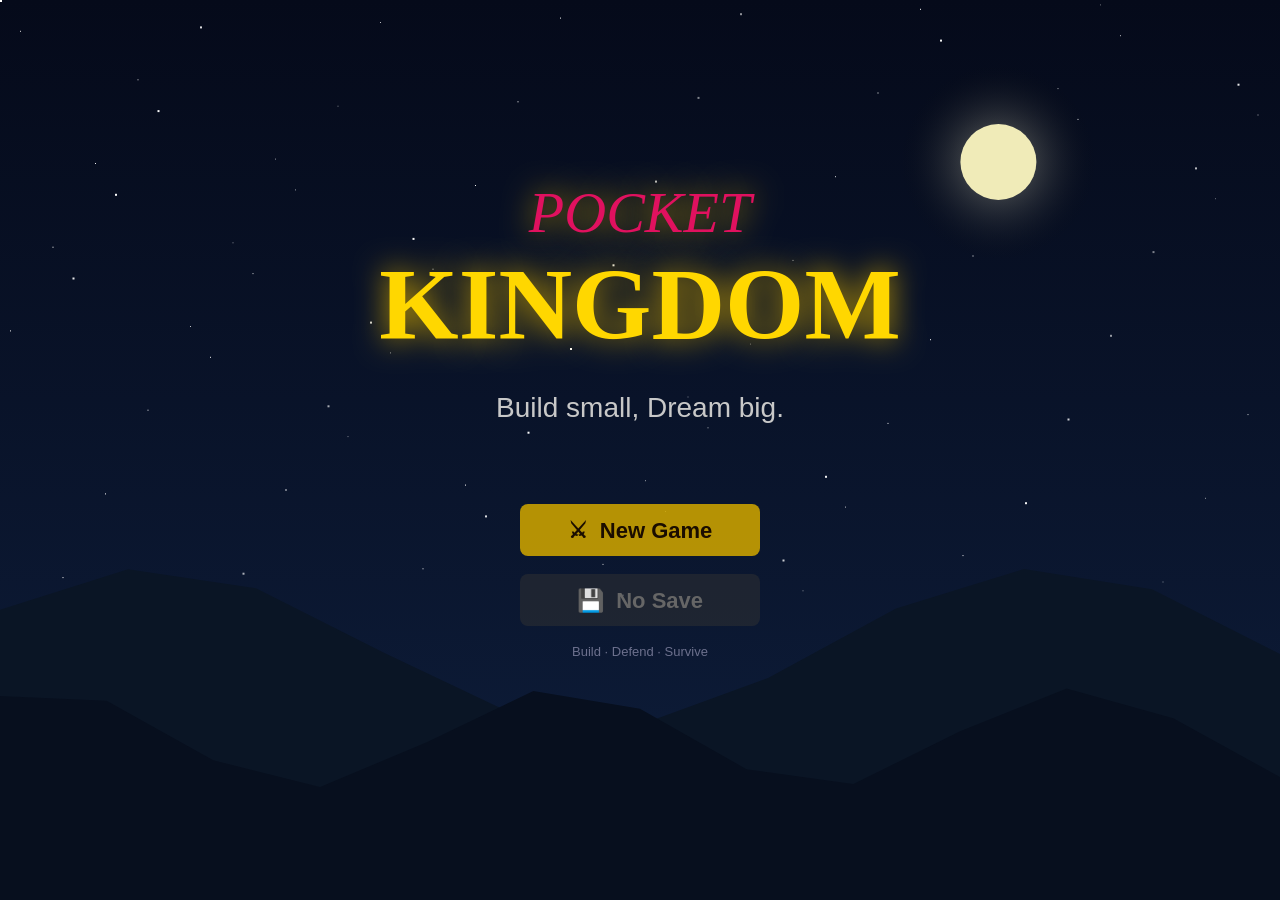
<file: index.html>
<!DOCTYPE html>
<html lang="en">
<head>
    <meta charset="UTF-8">
    <meta name="viewport" content="width=device-width, initial-scale=1.0">
    <title>Pocket Kingdom : Build small, dream BIG</title>
    <link rel="stylesheet" href="style.css">
</head>
<body>
    <canvas id="gameCanvas"></canvas>
    <!-- We'll load the game script as a standard script -->
    <script src="app.js"></script>
</body>
</html>
</file>
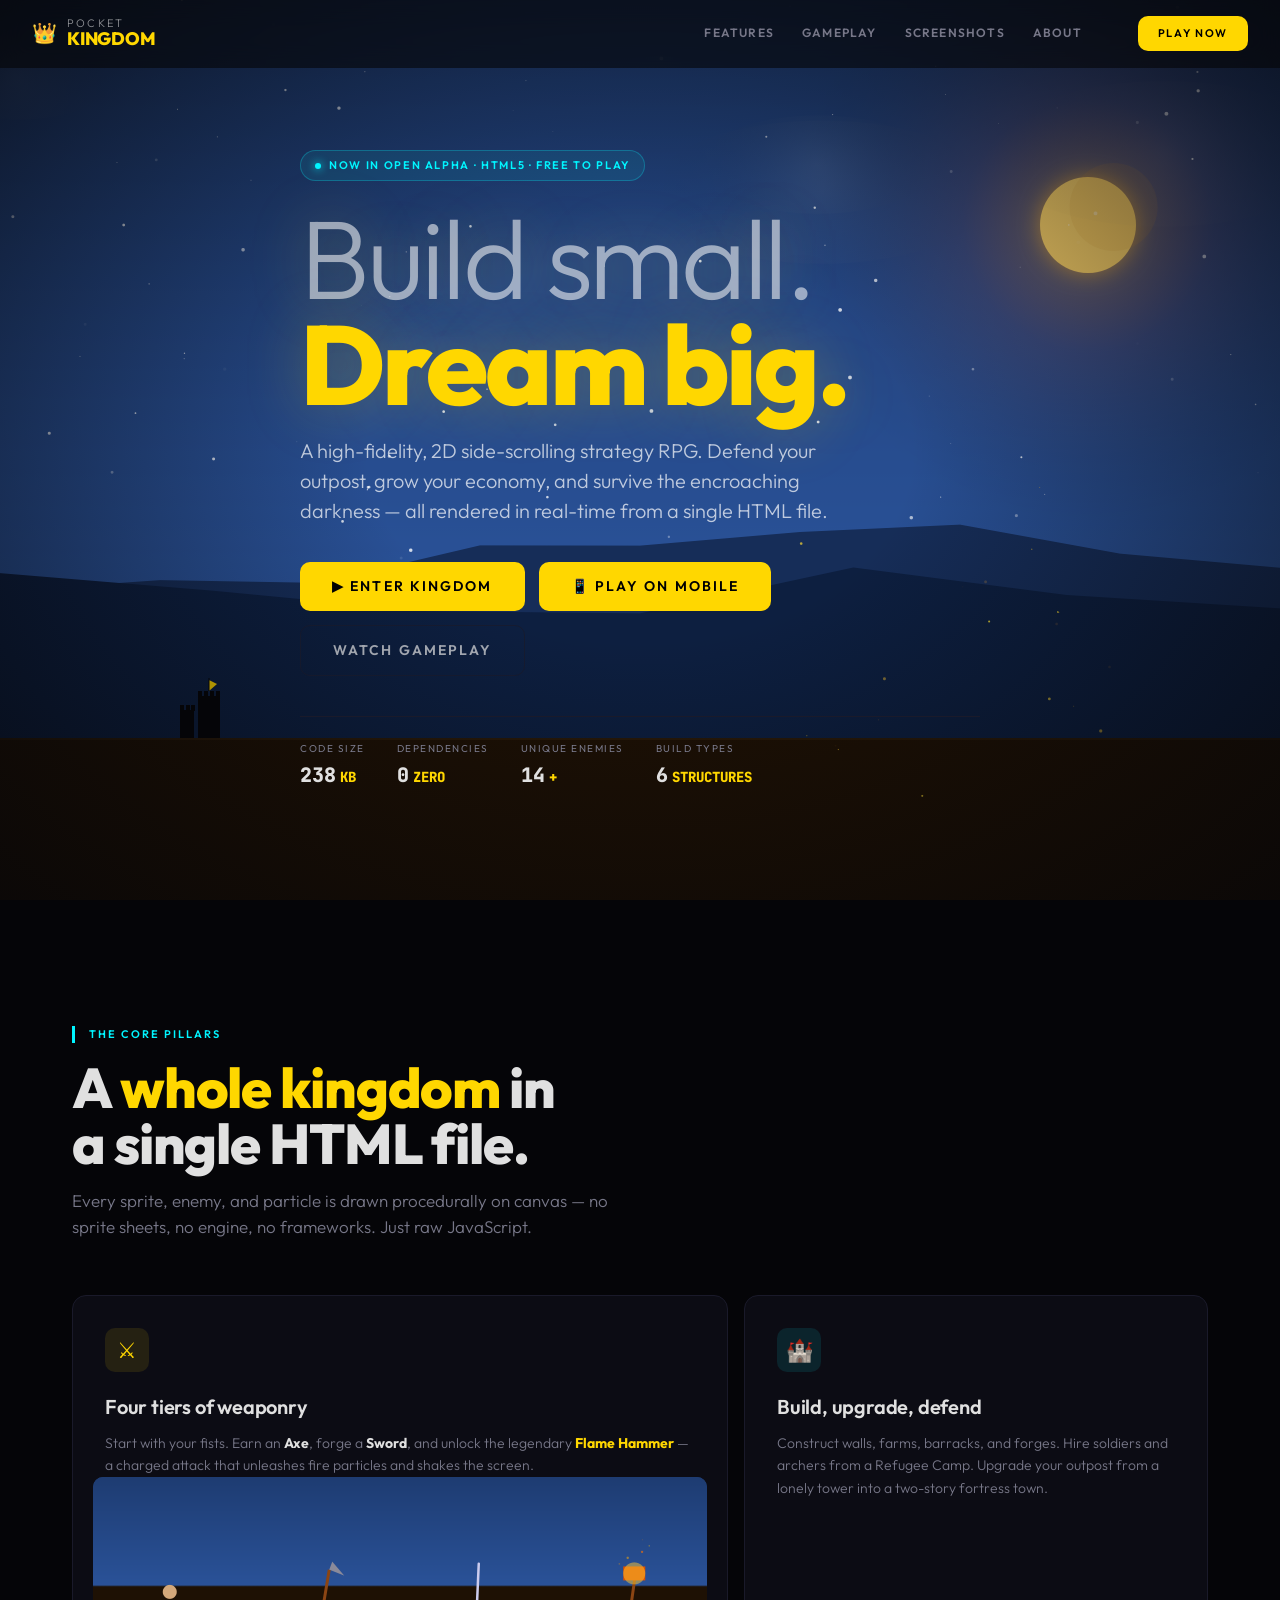
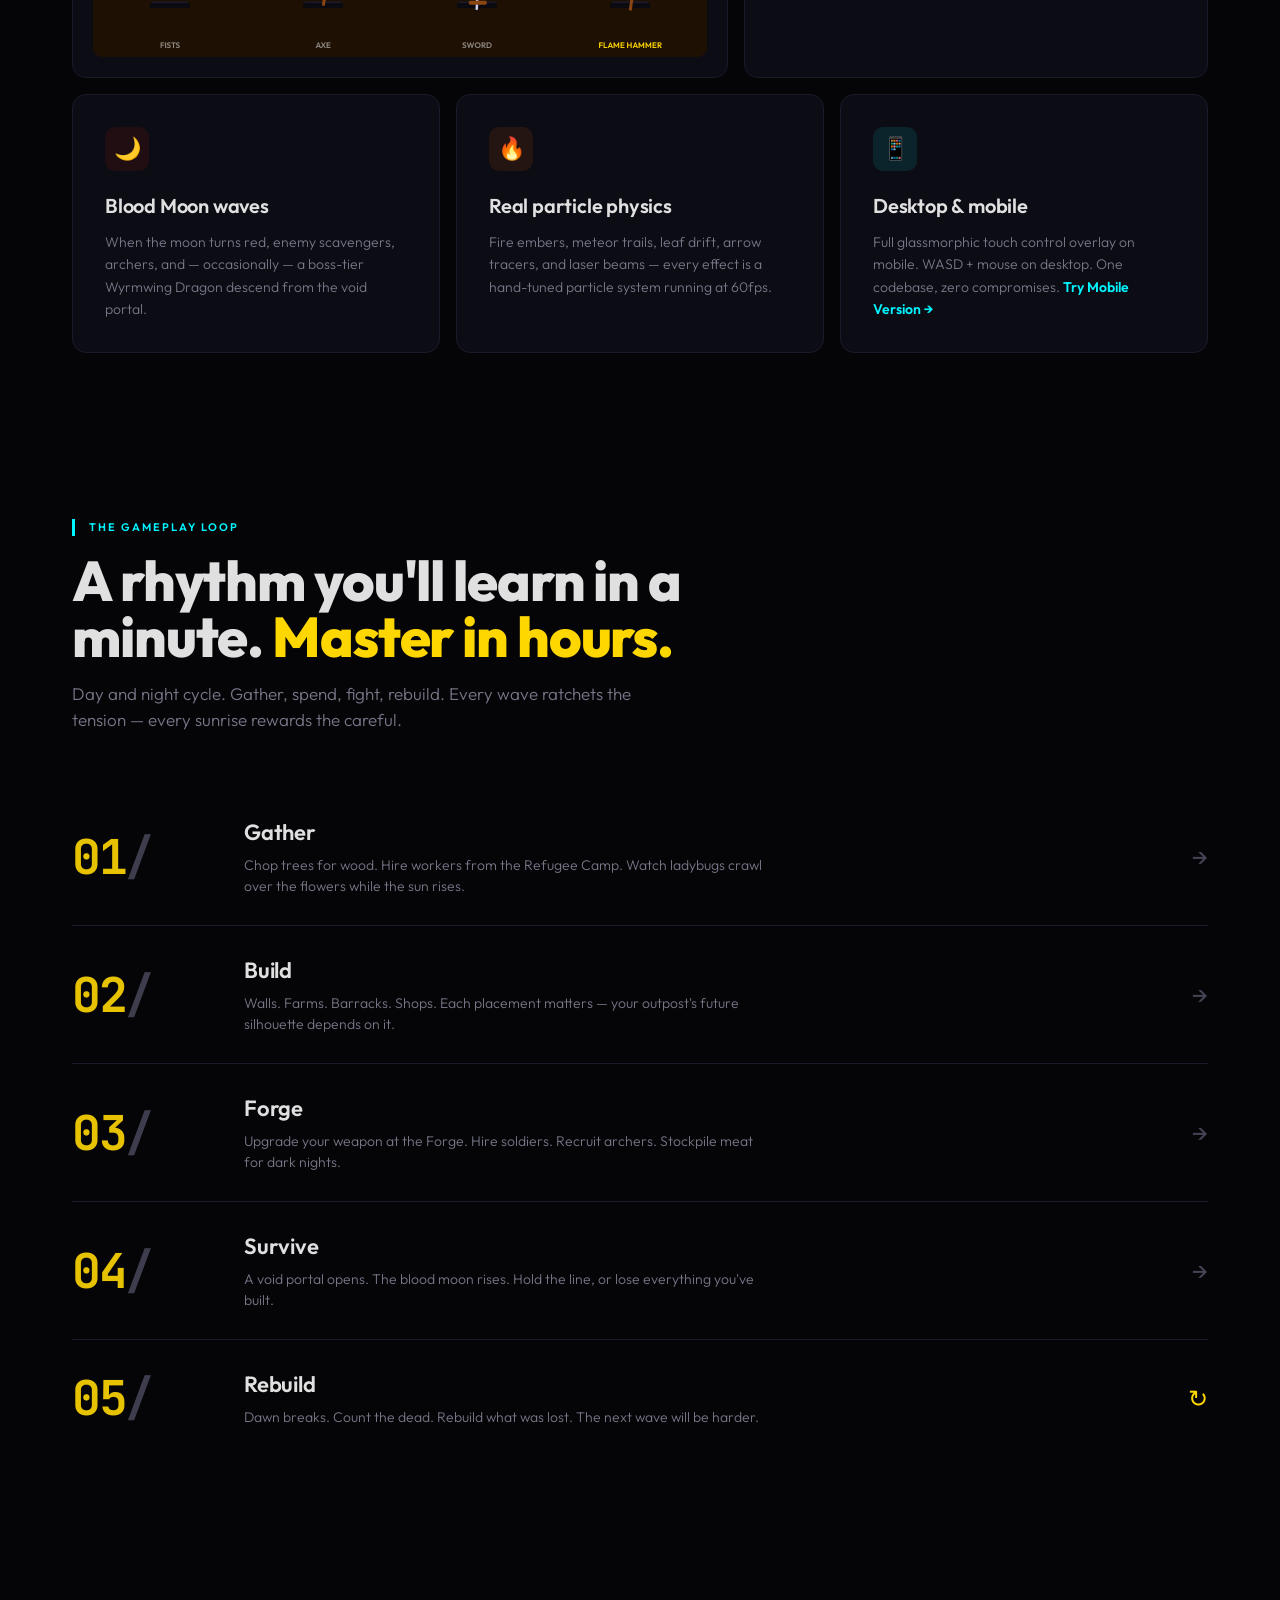
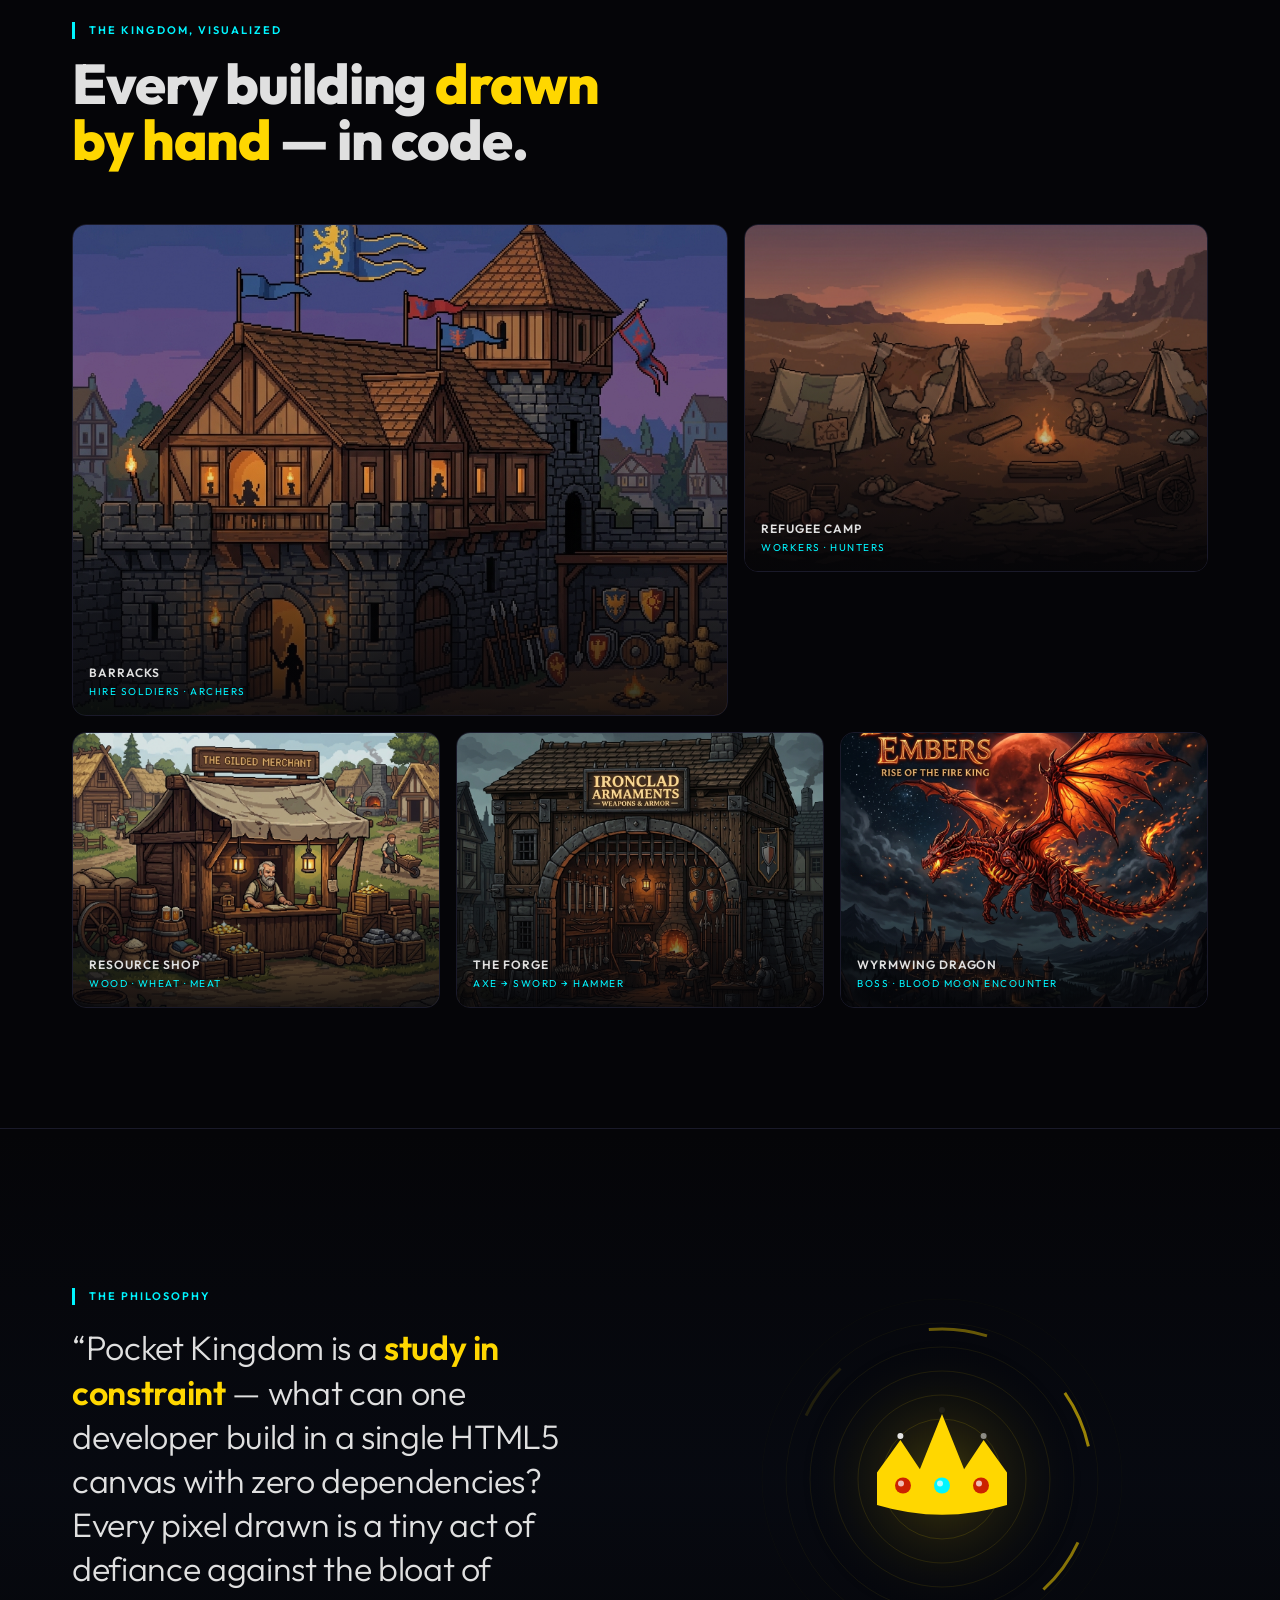
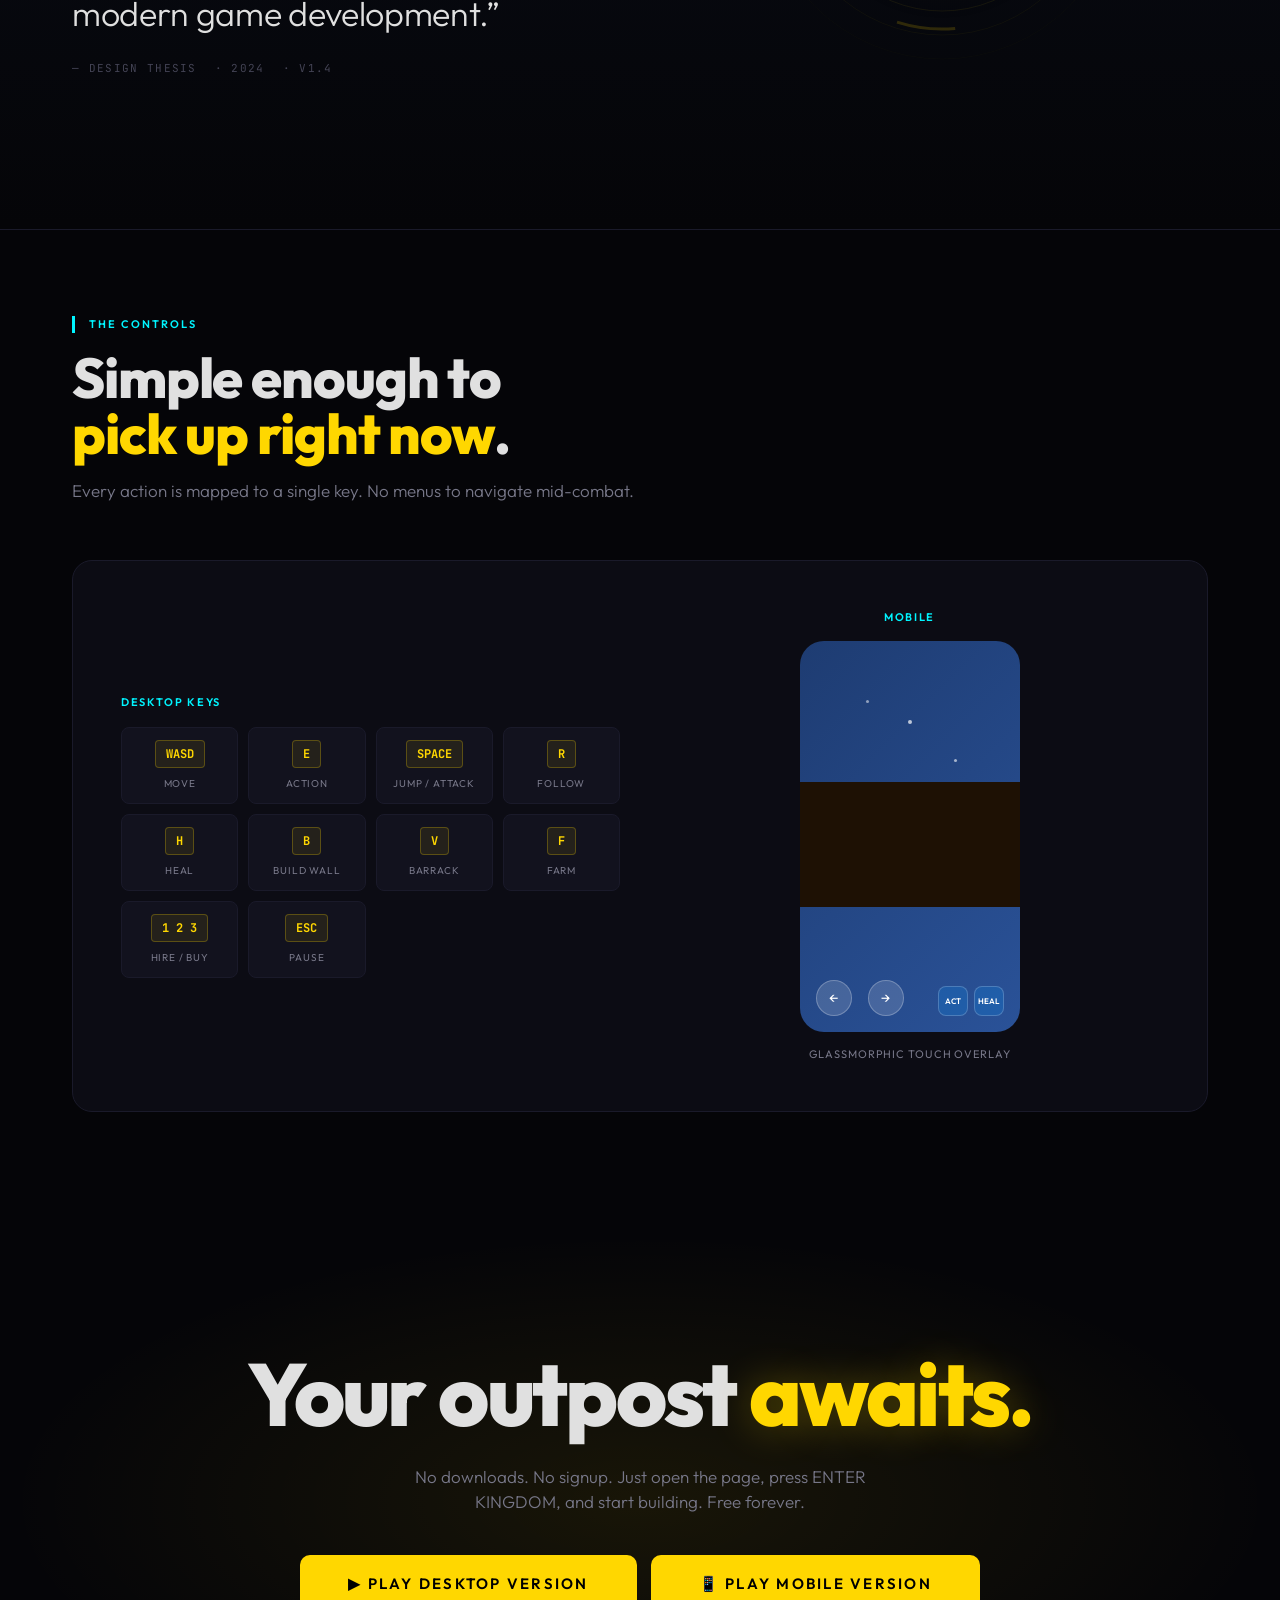
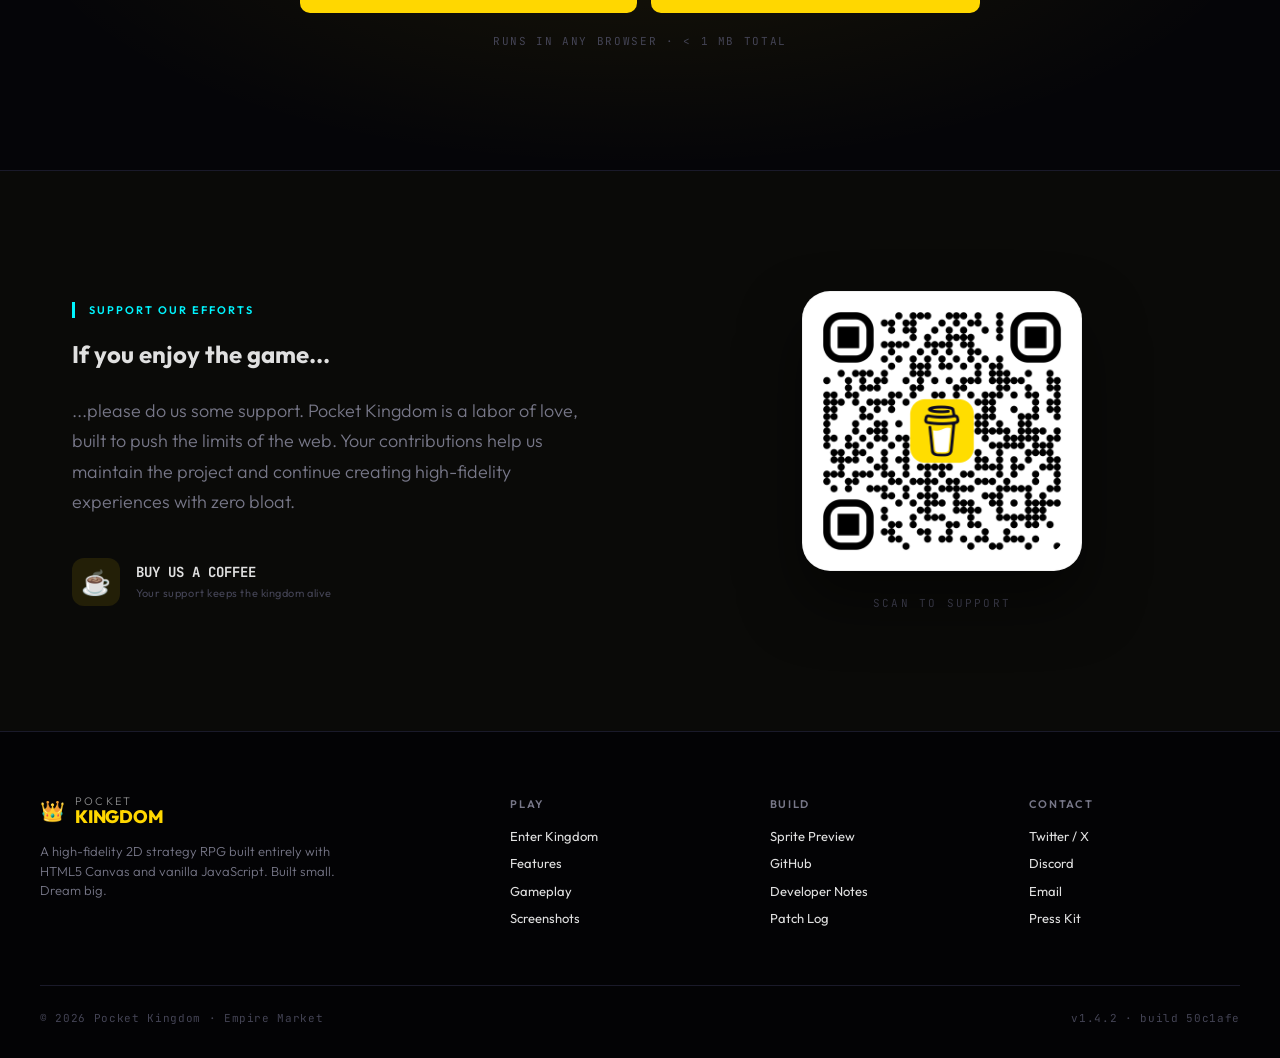
<file: landing.html>
<!DOCTYPE html>
<html lang="en">
<head>
<meta charset="UTF-8">
<meta name="viewport" content="width=device-width, initial-scale=1.0">
<title>Pocket Kingdom — Build small, Dream big.</title>
<!-- Google tag (gtag.js) -->
<script async src="https://www.googletagmanager.com/gtag/js?id=G-DLMW8CTLD4"></script>
<script>
  window.dataLayer = window.dataLayer || [];
  function gtag(){dataLayer.push(arguments);}
  gtag('js', new Date());

  gtag('config', 'G-DLMW8CTLD4');
</script>

<link href="https://fonts.googleapis.com/css2?family=Outfit:wght@300;400;600;800&family=JetBrains+Mono:wght@400;700&display=swap" rel="stylesheet">
<style>
  :root {
    --bg: #050508;
    --surface: #0c0c14;
    --raised: #12121e;
    --border: #1a1a2a;
    --text: #e0e0e0;
    --sub: #777788;
    --muted: #444455;
    --gold: #ffd700;
    --gold-dim: #b89a00;
    --cyan: #00f5ff;
    --fire: #ff6600;
    --blood: #cc2200;
  }
  * { box-sizing: border-box; margin: 0; padding: 0; }
  html { scroll-behavior: smooth; }
  body {
    background: var(--bg); color: var(--text);
    font-family: 'Outfit', sans-serif; font-weight: 400;
    line-height: 1.5; overflow-x: hidden;
  }
  a { color: inherit; text-decoration: none; }
  img, canvas { display: block; max-width: 100%; }

  /* ─── Utility ─── */
  .container { max-width: 1200px; margin: 0 auto; padding: 0 32px; }
  .eyebrow {
    font-size: 11px; font-weight: 600; color: var(--cyan);
    letter-spacing: 0.18em; text-transform: uppercase;
    padding-left: 14px; border-left: 3px solid var(--cyan);
    display: inline-block;
  }
  .btn {
    display: inline-flex; align-items: center; gap: 8px;
    padding: 14px 32px; font-family: inherit; font-size: 14px;
    font-weight: 600; letter-spacing: 0.15em; text-transform: uppercase;
    border: none; border-radius: 10px; cursor: pointer;
    transition: transform 0.15s, box-shadow 0.15s;
  }
  .btn-primary { background: var(--gold); color: #000; }
  .btn-primary:hover { transform: scale(1.04); box-shadow: 0 0 24px rgba(255,215,0,0.35); }
  .btn-ghost {
    background: transparent; color: var(--text);
    border: 1px solid var(--border);
  }
  .btn-ghost:hover { border-color: var(--cyan); color: var(--cyan); }

  /* ─── Nav ─── */
  .nav {
    position: fixed; top: 0; left: 0; right: 0; z-index: 50;
    backdrop-filter: blur(12px); background: rgba(5,5,8,0.6);
    border-bottom: 1px solid transparent;
    transition: background 0.3s, border-color 0.3s;
  }
  .nav.scrolled { background: rgba(5,5,8,0.9); border-bottom-color: var(--border); }
  .nav-inner {
    display: flex; align-items: center; gap: 32px;
    padding: 16px 32px; max-width: 1300px; margin: 0 auto;
  }
  .logo-mark { display: flex; align-items: center; gap: 10px; }
  .logo-mark .crown { color: var(--gold); font-size: 20px; line-height: 1; }
  .logo-mark .text-pocket { font-size: 11px; color: rgba(255,255,255,0.55); letter-spacing: 0.2em; font-weight: 300; }
  .logo-mark .text-kingdom { font-size: 18px; color: var(--gold); font-weight: 800; letter-spacing: -0.01em; line-height: 1; }
  .logo-mark .stacked { display: flex; flex-direction: column; gap: 1px; line-height: 1; }
  .nav-links { display: flex; gap: 28px; margin-left: auto; }
  .nav-links a {
    font-size: 12px; font-weight: 600; color: var(--sub);
    letter-spacing: 0.1em; text-transform: uppercase;
    transition: color 0.2s;
  }
  .nav-links a:hover { color: var(--cyan); }
  .nav-cta { margin-left: 24px; }
  .nav-cta .btn { padding: 9px 20px; font-size: 11px; }
  @media (max-width: 780px) {
    .nav-links { display: none; }
  }

  /* ─── Hero ─── */
  .hero {
    position: relative; min-height: 100vh;
    display: flex; flex-direction: column; justify-content: center;
    padding: 120px 0 80px;
    overflow: hidden;
  }
  #heroCanvas {
    position: absolute; inset: 0; width: 100%; height: 100%;
    z-index: 0;
  }
  .hero-vignette {
    position: absolute; inset: 0; z-index: 1;
    background: radial-gradient(ellipse at center, transparent 30%, rgba(5,5,8,0.75) 100%);
  }
  .hero-inner { position: relative; z-index: 2; }
  .hero-content {
    max-width: 680px;
  }
  .hero-tag {
    display: inline-flex; align-items: center; gap: 8px;
    padding: 6px 14px; border-radius: 999px;
    background: rgba(0,245,255,0.08); border: 1px solid rgba(0,245,255,0.25);
    font-size: 11px; font-weight: 600; color: var(--cyan);
    letter-spacing: 0.15em; text-transform: uppercase;
    margin-bottom: 24px;
  }
  .hero-tag::before {
    content: ''; width: 6px; height: 6px; border-radius: 50%;
    background: var(--cyan); box-shadow: 0 0 8px var(--cyan);
  }
  .hero-title {
    font-size: clamp(48px, 9vw, 112px);
    font-weight: 800; line-height: 0.95;
    letter-spacing: -0.03em;
    margin-bottom: 18px;
    color: var(--gold);
    text-shadow: 0 0 60px rgba(255,215,0,0.25);
  }
  .hero-title .light { color: rgba(255,255,255,0.55); font-weight: 300; }
  .hero-sub {
    font-size: clamp(16px, 2vw, 20px);
    color: rgba(255,255,255,0.7); max-width: 540px;
    margin-bottom: 36px; font-weight: 300;
  }
  .hero-cta { display: flex; flex-wrap: wrap; gap: 14px; align-items: center; margin-bottom: 40px; }
  .hero-stats {
    display: flex; gap: 32px; flex-wrap: wrap;
    padding-top: 24px; border-top: 1px solid var(--border);
  }
  .stat-label { font-size: 10px; color: var(--sub); letter-spacing: 0.15em; text-transform: uppercase; margin-bottom: 4px; }
  .stat-value { font-size: 20px; font-weight: 800; color: var(--text); font-family: 'JetBrains Mono', monospace; }
  .stat-value .unit { color: var(--gold); font-size: 14px; margin-left: 4px; }

  /* ─── Section chrome ─── */
  .section { padding: 120px 0; position: relative; }
  .section-head { margin-bottom: 56px; max-width: 720px; }
  .section-head h2 {
    font-size: clamp(32px, 5vw, 56px);
    font-weight: 800; letter-spacing: -0.02em; line-height: 1;
    margin-top: 16px; margin-bottom: 16px;
    color: var(--text);
    text-wrap: balance;
  }
  .section-head h2 .accent { color: var(--gold); }
  .section-head p {
    font-size: 17px; color: var(--sub); font-weight: 300; max-width: 580px;
    text-wrap: pretty;
  }

  /* ─── Features grid ─── */
  .features-grid {
    display: grid; gap: 16px;
    grid-template-columns: repeat(12, 1fr);
  }
  .feature {
    background: var(--surface); border: 1px solid var(--border);
    border-radius: 14px; padding: 32px; position: relative;
    transition: border-color 0.25s, transform 0.25s;
    overflow: hidden;
  }
  .feature:hover { border-color: rgba(0,245,255,0.4); transform: translateY(-3px); }
  .feature-big { grid-column: span 7; min-height: 380px; display: flex; flex-direction: column; }
  .feature-a { grid-column: span 5; }
  .feature-b { grid-column: span 4; }
  .feature-c { grid-column: span 4; }
  .feature-d { grid-column: span 4; }
  @media (max-width: 900px) {
    .feature-big, .feature-a, .feature-b, .feature-c, .feature-d { grid-column: span 12; }
  }
  .feature-icon {
    width: 44px; height: 44px; border-radius: 10px;
    background: rgba(255,215,0,0.1); color: var(--gold);
    display: flex; align-items: center; justify-content: center;
    margin-bottom: 20px; font-size: 22px;
  }
  .feature-icon.cyan { background: rgba(0,245,255,0.1); color: var(--cyan); }
  .feature-icon.fire { background: rgba(255,102,0,0.1); color: var(--fire); }
  .feature-icon.blood { background: rgba(204,34,0,0.1); color: var(--blood); }
  .feature h3 {
    font-size: 20px; font-weight: 600; letter-spacing: -0.01em;
    margin-bottom: 10px; color: var(--text);
  }
  .feature p { font-size: 14px; color: var(--sub); font-weight: 300; line-height: 1.6; }
  .feature-big .feature-visual {
    margin-top: auto; height: 180px;
    background: linear-gradient(to bottom, #1e3c72 0%, #2a5298 60%, #1e1104 60%, #1e1104 100%);
    border-radius: 10px; position: relative; overflow: hidden;
    margin-left: -12px; margin-right: -12px; margin-bottom: -12px;
  }

  /* ─── Gameplay loop ─── */
  .loop-wrap { margin-top: 48px; }
  .loop-row {
    display: grid; grid-template-columns: 140px 1fr auto;
    gap: 32px; align-items: center;
    padding: 28px 0; border-bottom: 1px solid var(--border);
  }
  .loop-row:last-child { border-bottom: none; }
  .loop-num {
    font-family: 'JetBrains Mono', monospace;
    font-size: 48px; font-weight: 700; color: var(--gold);
    letter-spacing: -0.05em; line-height: 1;
    opacity: 0.9;
  }
  .loop-num .slash { color: var(--muted); }
  .loop-text h4 { font-size: 22px; font-weight: 600; margin-bottom: 6px; letter-spacing: -0.01em; }
  .loop-text p { font-size: 14px; color: var(--sub); font-weight: 300; max-width: 520px; }
  .loop-arrow {
    font-size: 24px; color: var(--muted);
    transition: color 0.2s;
  }
  .loop-row:hover .loop-arrow { color: var(--cyan); }
  @media (max-width: 720px) {
    .loop-row { grid-template-columns: 80px 1fr; }
    .loop-arrow { display: none; }
    .loop-num { font-size: 36px; }
  }

  /* ─── Screenshots ─── */
  .shots {
    display: grid; grid-template-columns: repeat(12, 1fr);
    gap: 16px;
  }
  .shot {
    border-radius: 14px; overflow: hidden;
    position: relative; aspect-ratio: 4/3;
    background: var(--surface); border: 1px solid var(--border);
  }
  .shot img { width: 100%; height: 100%; object-fit: cover; }
  .shot::after {
    content: ''; position: absolute; inset: 0;
    background: linear-gradient(to top, rgba(5,5,8,0.85) 0%, transparent 55%);
    pointer-events: none;
  }
  .shot-caption {
    position: absolute; left: 16px; bottom: 16px; z-index: 2;
    font-size: 12px; font-weight: 600; color: var(--text);
    letter-spacing: 0.08em; text-transform: uppercase;
  }
  .shot-caption small { display: block; color: var(--cyan); font-size: 10px; font-weight: 400; margin-top: 2px; letter-spacing: 0.15em; }
  .shot-a { grid-column: span 7; }
  .shot-b { grid-column: span 5; }
  .shot-c { grid-column: span 4; }
  .shot-d { grid-column: span 4; }
  .shot-e { grid-column: span 4; }
  @media (max-width: 900px) {
    .shot-a, .shot-b, .shot-c, .shot-d, .shot-e { grid-column: span 12; }
  }

  /* ─── Story / About ─── */
  .story {
    position: relative; padding: 140px 0;
    background: linear-gradient(180deg, transparent 0%, rgba(30,60,114,0.08) 50%, transparent 100%);
    border-top: 1px solid var(--border);
    border-bottom: 1px solid var(--border);
  }
  .story-grid {
    display: grid; grid-template-columns: 1fr 1fr; gap: 72px; align-items: center;
  }
  @media (max-width: 900px) { .story-grid { grid-template-columns: 1fr; gap: 48px; } }
  .story-quote {
    font-size: clamp(24px, 3vw, 34px);
    font-weight: 300; line-height: 1.3; letter-spacing: -0.01em;
    color: var(--text); margin-bottom: 24px;
    text-wrap: pretty;
  }
  .story-quote em { color: var(--gold); font-style: normal; font-weight: 600; }
  .story-meta { display: flex; gap: 18px; font-size: 11px; color: var(--muted); letter-spacing: 0.12em; text-transform: uppercase; font-family: 'JetBrains Mono', monospace; }
  .story-visual {
    aspect-ratio: 1/1; max-width: 420px; margin: 0 auto;
    position: relative;
  }

  /* ─── Controls showcase ─── */
  .controls-showcase {
    display: grid; grid-template-columns: 1fr 1fr; gap: 40px; align-items: center;
    background: var(--surface); border: 1px solid var(--border);
    border-radius: 20px; padding: 48px; margin-top: 48px;
  }
  @media (max-width: 780px) { .controls-showcase { grid-template-columns: 1fr; padding: 32px; } }
  .keys-grid { display: grid; grid-template-columns: repeat(auto-fill, minmax(100px, 1fr)); gap: 10px; }
  .key {
    background: var(--raised); border: 1px solid var(--border);
    border-radius: 8px; padding: 12px; text-align: center;
    transition: border-color 0.2s, transform 0.15s;
  }
  .key:hover { border-color: var(--gold); transform: translateY(-2px); }
  .key-cap {
    display: inline-block; padding: 4px 10px;
    font-family: 'JetBrains Mono', monospace;
    font-size: 12px; font-weight: 700; color: var(--gold);
    background: rgba(255,215,0,0.08); border: 1px solid rgba(255,215,0,0.25);
    border-radius: 4px; margin-bottom: 8px;
  }
  .key-label { font-size: 10px; color: var(--sub); letter-spacing: 0.08em; text-transform: uppercase; }

  /* ─── Final CTA ─── */
  .cta-band {
    padding: 120px 32px; text-align: center;
    position: relative; overflow: hidden;
  }
  .cta-band::before {
    content: ''; position: absolute; inset: 0;
    background: radial-gradient(ellipse at center, rgba(255,215,0,0.08), transparent 70%);
    pointer-events: none;
  }
  .cta-band h2 {
    font-size: clamp(40px, 7vw, 88px); font-weight: 800;
    letter-spacing: -0.03em; line-height: 0.95;
    margin-bottom: 28px; color: var(--text);
  }
  .cta-band h2 .gold { color: var(--gold); text-shadow: 0 0 40px rgba(255,215,0,0.3); }
  .cta-band p { font-size: 17px; color: var(--sub); max-width: 520px; margin: 0 auto 40px; font-weight: 300; }

  /* ─── Footer ─── */
  footer {
    background: #030305; padding: 64px 32px 32px;
    border-top: 1px solid var(--border);
  }
  .footer-grid {
    display: grid; grid-template-columns: 2fr 1fr 1fr 1fr; gap: 48px;
    max-width: 1200px; margin: 0 auto;
  }
  @media (max-width: 720px) { .footer-grid { grid-template-columns: 1fr 1fr; } }
  .footer-col h5 {
    font-size: 11px; color: var(--sub); font-weight: 600;
    letter-spacing: 0.15em; text-transform: uppercase;
    margin-bottom: 14px;
  }
  .footer-col a {
    display: block; font-size: 13px; color: var(--text);
    margin-bottom: 8px; font-weight: 400;
    transition: color 0.2s;
  }
  .footer-col a:hover { color: var(--cyan); }
  .footer-bottom {
    max-width: 1200px; margin: 48px auto 0; padding-top: 24px;
    border-top: 1px solid var(--border);
    display: flex; justify-content: space-between; flex-wrap: wrap; gap: 16px;
    font-size: 11px; color: var(--muted); letter-spacing: 0.06em;
    font-family: 'JetBrains Mono', monospace;
  }
</style>
</head>
<body>

<!-- ─── Nav ─── -->
<nav class="nav" id="nav">
  <div class="nav-inner">
    <a class="logo-mark" href="#">
      <span class="crown">👑</span>
      <div class="stacked">
        <span class="text-pocket">POCKET</span>
        <span class="text-kingdom">KINGDOM</span>
      </div>
    </a>
    <div class="nav-links">
      <a href="#features">Features</a>
      <a href="#loop">Gameplay</a>
      <a href="#screenshots">Screenshots</a>
      <a href="#story">About</a>
    </div>
    <div class="nav-cta">
      <a class="btn btn-primary" href="https://empiremarket88.github.io/Games">Play Now</a>
    </div>
  </div>
</nav>

<!-- ─── Hero ─── -->
<header class="hero">
  <canvas id="heroCanvas"></canvas>
  <div class="hero-vignette"></div>
  <div class="container hero-inner">
    <div class="hero-content">
      <span class="hero-tag">Now in Open Alpha · HTML5 · Free to Play</span>
      <h1 class="hero-title"><span class="light">Build small.</span><br>Dream big.</h1>
      <p class="hero-sub">
        A high-fidelity, 2D side-scrolling strategy RPG. Defend your outpost, grow
        your economy, and survive the encroaching darkness — all rendered in real-time
        from a single HTML file.
      </p>
      <div class="hero-cta">
        <a class="btn btn-primary" href="https://empiremarket88.github.io/Games">▶ Enter Kingdom</a>
        <a class="btn btn-primary" href="https://empiremarket88.github.io/Games/Mobile/mobile.html">📱 Play on Mobile</a>
        <a class="btn btn-ghost" href="https://empiremarket88.github.io/Games" style="opacity:0.7">Watch Gameplay</a>
      </div>
      <div class="hero-stats">
        <div>
          <div class="stat-label">Code size</div>
          <div class="stat-value">238<span class="unit">KB</span></div>
        </div>
        <div>
          <div class="stat-label">Dependencies</div>
          <div class="stat-value">0<span class="unit">ZERO</span></div>
        </div>
        <div>
          <div class="stat-label">Unique enemies</div>
          <div class="stat-value">14<span class="unit">+</span></div>
        </div>
        <div>
          <div class="stat-label">Build types</div>
          <div class="stat-value">6<span class="unit">STRUCTURES</span></div>
        </div>
      </div>
    </div>
  </div>
</header>

<!-- ─── Features ─── -->
<section class="section" id="features">
  <div class="container">
    <div class="section-head">
      <span class="eyebrow">The Core Pillars</span>
      <h2>A <span class="accent">whole kingdom</span> in a single HTML file.</h2>
      <p>Every sprite, enemy, and particle is drawn procedurally on canvas — no sprite sheets, no engine, no frameworks. Just raw JavaScript.</p>
    </div>
    <div class="features-grid">
      <div class="feature feature-big">
        <div class="feature-icon">⚔</div>
        <h3>Four tiers of weaponry</h3>
        <p>
          Start with your fists. Earn an <strong style="color:var(--text)">Axe</strong>, forge a <strong style="color:var(--text)">Sword</strong>,
          and unlock the legendary <strong style="color:var(--gold)">Flame Hammer</strong> —
          a charged attack that unleashes fire particles and shakes the screen.
        </p>
        <div class="feature-visual" id="weaponVisual"></div>
      </div>
      <div class="feature feature-a">
        <div class="feature-icon cyan">🏰</div>
        <h3>Build, upgrade, defend</h3>
        <p>Construct walls, farms, barracks, and forges. Hire soldiers and archers from a Refugee Camp. Upgrade your outpost from a lonely tower into a two-story fortress town.</p>
      </div>
      <div class="feature feature-b">
        <div class="feature-icon blood">🌙</div>
        <h3>Blood Moon waves</h3>
        <p>When the moon turns red, enemy scavengers, archers, and — occasionally — a boss-tier Wyrmwing Dragon descend from the void portal.</p>
      </div>
      <div class="feature feature-c">
        <div class="feature-icon fire">🔥</div>
        <h3>Real particle physics</h3>
        <p>Fire embers, meteor trails, leaf drift, arrow tracers, and laser beams — every effect is a hand-tuned particle system running at 60fps.</p>
      </div>
      <div class="feature feature-d">
        <div class="feature-icon cyan">📱</div>
        <h3>Desktop &amp; mobile</h3>
        <p>Full glassmorphic touch control overlay on mobile. WASD + mouse on desktop. One codebase, zero compromises. <a href="https://empiremarket88.github.io/Games/Mobile/mobile.html" style="color:var(--cyan);text-decoration:none;font-weight:600">Try Mobile Version →</a></p>
      </div>
    </div>
  </div>
</section>

<!-- ─── Gameplay loop ─── -->
<section class="section" id="loop" style="padding-top:40px">
  <div class="container">
    <div class="section-head">
      <span class="eyebrow">The Gameplay Loop</span>
      <h2>A rhythm you'll learn in a minute. <span class="accent">Master in hours.</span></h2>
      <p>Day and night cycle. Gather, spend, fight, rebuild. Every wave ratchets the tension — every sunrise rewards the careful.</p>
    </div>

    <div class="loop-wrap">
      <div class="loop-row">
        <div class="loop-num">01<span class="slash">/</span></div>
        <div class="loop-text">
          <h4>Gather</h4>
          <p>Chop trees for wood. Hire workers from the Refugee Camp. Watch ladybugs crawl over the flowers while the sun rises.</p>
        </div>
        <div class="loop-arrow">→</div>
      </div>
      <div class="loop-row">
        <div class="loop-num">02<span class="slash">/</span></div>
        <div class="loop-text">
          <h4>Build</h4>
          <p>Walls. Farms. Barracks. Shops. Each placement matters — your outpost's future silhouette depends on it.</p>
        </div>
        <div class="loop-arrow">→</div>
      </div>
      <div class="loop-row">
        <div class="loop-num">03<span class="slash">/</span></div>
        <div class="loop-text">
          <h4>Forge</h4>
          <p>Upgrade your weapon at the Forge. Hire soldiers. Recruit archers. Stockpile meat for dark nights.</p>
        </div>
        <div class="loop-arrow">→</div>
      </div>
      <div class="loop-row">
        <div class="loop-num">04<span class="slash">/</span></div>
        <div class="loop-text">
          <h4>Survive</h4>
          <p>A void portal opens. The blood moon rises. Hold the line, or lose everything you've built.</p>
        </div>
        <div class="loop-arrow">→</div>
      </div>
      <div class="loop-row">
        <div class="loop-num">05<span class="slash">/</span></div>
        <div class="loop-text">
          <h4>Rebuild</h4>
          <p>Dawn breaks. Count the dead. Rebuild what was lost. The next wave will be harder.</p>
        </div>
        <div class="loop-arrow" style="color:var(--gold)">↻</div>
      </div>
    </div>
  </div>
</section>

<!-- ─── Screenshots ─── -->
<section class="section" id="screenshots" style="padding-top:40px">
  <div class="container">
    <div class="section-head">
      <span class="eyebrow">The Kingdom, Visualized</span>
      <h2>Every building <span class="accent">drawn by hand</span> — in code.</h2>
    </div>
    <div class="shots">
      <div class="shot shot-a">
        <img src="assets/barracks.png" alt="Barracks">
        <div class="shot-caption">Barracks<small>HIRE SOLDIERS · ARCHERS</small></div>
      </div>
      <div class="shot shot-b">
        <img src="assets/refugee_camp.png" alt="Refugee Camp">
        <div class="shot-caption">Refugee Camp<small>WORKERS · HUNTERS</small></div>
      </div>
      <div class="shot shot-c">
        <img src="assets/resource_shop.png" alt="Resource Shop">
        <div class="shot-caption">Resource Shop<small>WOOD · WHEAT · MEAT</small></div>
      </div>
      <div class="shot shot-d">
        <img src="assets/weapon_shop.png" alt="The Forge">
        <div class="shot-caption">The Forge<small>AXE → SWORD → HAMMER</small></div>
      </div>
      <div class="shot shot-e">
        <div style="width:100%;height:100%;background:linear-gradient(180deg,#1e3c72 0%,#2a5298 55%,#1e1104 55%,#1e1104 100%);position:relative" id="dragonShot">
          <img src="assets/wyrmwing_boss.png" alt="Wyrmwing Dragon Boss" style="width:100%;height:100%;object-fit:cover">
        </div>
        <div class="shot-caption">Wyrmwing Dragon<small>BOSS · BLOOD MOON ENCOUNTER</small></div>
      </div>
    </div>
  </div>
</section>

<!-- ─── Story / About ─── -->
<section class="story" id="story">
  <div class="container">
    <div class="story-grid">
      <div>
        <span class="eyebrow">The Philosophy</span>
        <p class="story-quote" style="margin-top:20px">
          “Pocket Kingdom is a <em>study in constraint</em> — what can one developer build
          in a single HTML5 canvas with zero dependencies? Every pixel drawn is a tiny
          act of defiance against the bloat of modern game development.”
        </p>
        <div class="story-meta">
          <span>— Design Thesis</span>
          <span>· 2024</span>
          <span>· V1.4</span>
        </div>
      </div>
      <div class="story-visual">
        <canvas id="storyCanvas" width="420" height="420" style="width:100%;height:auto"></canvas>
      </div>
    </div>
  </div>
</section>

<!-- ─── Controls showcase ─── -->
<section class="section" style="padding-top:80px">
  <div class="container">
    <div class="section-head">
      <span class="eyebrow">The Controls</span>
      <h2>Simple enough to <span class="accent">pick up right now</span>.</h2>
      <p>Every action is mapped to a single key. No menus to navigate mid-combat.</p>
    </div>
    <div class="controls-showcase">
      <div>
        <div style="font-size:11px;color:var(--cyan);letter-spacing:0.15em;text-transform:uppercase;font-weight:600;margin-bottom:16px">Desktop Keys</div>
        <div class="keys-grid">
          <div class="key"><span class="key-cap">WASD</span><div class="key-label">Move</div></div>
          <div class="key"><span class="key-cap">E</span><div class="key-label">Action</div></div>
          <div class="key"><span class="key-cap">SPACE</span><div class="key-label">Jump / Attack</div></div>
          <div class="key"><span class="key-cap">R</span><div class="key-label">Follow</div></div>
          <div class="key"><span class="key-cap">H</span><div class="key-label">Heal</div></div>
          <div class="key"><span class="key-cap">B</span><div class="key-label">Build Wall</div></div>
          <div class="key"><span class="key-cap">V</span><div class="key-label">Barrack</div></div>
          <div class="key"><span class="key-cap">F</span><div class="key-label">Farm</div></div>
          <div class="key"><span class="key-cap">1 2 3</span><div class="key-label">Hire / Buy</div></div>
          <div class="key"><span class="key-cap">ESC</span><div class="key-label">Pause</div></div>
        </div>
      </div>
      <div style="text-align:center">
        <div style="font-size:11px;color:var(--cyan);letter-spacing:0.15em;text-transform:uppercase;font-weight:600;margin-bottom:16px">Mobile</div>
        <div style="background:linear-gradient(135deg,#1e3c72,#2a5298);aspect-ratio:9/16;max-width:220px;margin:0 auto;border-radius:24px;position:relative;padding:20px;overflow:hidden">
          <!-- Mini mobile preview -->
          <div style="position:absolute;bottom:16px;left:16px;display:flex;gap:16px">
            <div style="width:36px;height:36px;border-radius:50%;background:rgba(255,255,255,0.15);border:1px solid rgba(255,255,255,0.25);display:flex;align-items:center;justify-content:center;font-size:14px;color:#fff">←</div>
            <div style="width:36px;height:36px;border-radius:50%;background:rgba(255,255,255,0.15);border:1px solid rgba(255,255,255,0.25);display:flex;align-items:center;justify-content:center;font-size:14px;color:#fff">→</div>
          </div>
          <div style="position:absolute;bottom:16px;right:16px;display:flex;gap:6px">
            <div style="width:30px;height:30px;border-radius:8px;background:rgba(0,150,255,0.2);border:1px solid rgba(255,255,255,0.2);display:flex;align-items:center;justify-content:center;font-size:8px;color:#fff;font-weight:600">ACT</div>
            <div style="width:30px;height:30px;border-radius:8px;background:rgba(0,150,255,0.2);border:1px solid rgba(255,255,255,0.2);display:flex;align-items:center;justify-content:center;font-size:8px;color:#fff;font-weight:600">HEAL</div>
          </div>
          <div style="position:absolute;top:20%;left:50%;transform:translateX(-50%);width:4px;height:4px;background:#fff;border-radius:50%;opacity:0.7"></div>
          <div style="position:absolute;top:15%;left:30%;width:3px;height:3px;background:#fff;border-radius:50%;opacity:0.5"></div>
          <div style="position:absolute;top:30%;left:70%;width:3px;height:3px;background:#fff;border-radius:50%;opacity:0.6"></div>
          <div style="position:absolute;bottom:32%;left:0;right:0;height:32%;background:#1e1104"></div>
        </div>
        <div style="font-size:11px;color:var(--sub);margin-top:14px;letter-spacing:0.08em;text-transform:uppercase">Glassmorphic Touch Overlay</div>
      </div>
    </div>
  </div>
</section>

<!-- ─── Final CTA ─── -->
<section class="cta-band">
  <div class="container" style="position:relative">
    <h2>Your outpost <span class="gold">awaits.</span></h2>
    <p>No downloads. No signup. Just open the page, press ENTER KINGDOM, and start building. Free forever.</p>
    <div style="display: flex; gap: 14px; justify-content: center; flex-wrap: wrap; margin-bottom: 20px;">
      <a class="btn btn-primary" href="https://empiremarket88.github.io/Games" style="padding:18px 48px;font-size:15px">▶ Play Desktop Version</a>
      <a class="btn btn-primary" href="https://empiremarket88.github.io/Games/Mobile/mobile.html" style="padding:18px 48px;font-size:15px">📱 Play Mobile Version</a>
    </div>
    <div style="margin-top:20px;font-size:11px;color:var(--muted);letter-spacing:0.15em;text-transform:uppercase;font-family:'JetBrains Mono',monospace">
      Runs in any browser · &lt; 1 MB total
    </div>
  </div>
</section>

<!-- ─── Support Section ─── -->
<section class="section" id="support" style="border-top: 1px solid var(--border); background: rgba(255,215,0,0.02);">
  <div class="container">
    <div class="story-grid">
      <div>
        <span class="eyebrow">Support Our Efforts</span>
        <h2 style="margin-top:16px">If you enjoy the <span class="accent">game...</span></h2>
        <p style="font-size: 18px; color: var(--sub); font-weight: 300; margin-top: 24px; line-height: 1.7;">
          ...please do us some support. Pocket Kingdom is a labor of love, built to push the limits of the web. Your contributions help us maintain the project and continue creating high-fidelity experiences with zero bloat.
        </p>
        <div style="margin-top: 40px; display: flex; align-items: center; gap: 16px;">
          <div style="width: 48px; height: 48px; border-radius: 12px; background: rgba(255,215,0,0.1); color: var(--gold); display: flex; align-items: center; justify-content: center; font-size: 24px;">☕</div>
          <div>
            <div style="font-family: 'JetBrains Mono', monospace; font-size: 14px; font-weight: 700; color: var(--text);">BUY US A COFFEE</div>
            <div style="font-size: 11px; color: var(--muted); letter-spacing: 0.05em; margin-top: 2px;">Your support keeps the kingdom alive</div>
          </div>
        </div>
      </div>
      <div style="display: flex; flex-direction: column; align-items: center; justify-content: center;">
        <div style="background: #fff; padding: 20px; border-radius: 28px; box-shadow: 0 30px 60px rgba(0,0,0,0.5); position: relative; transition: transform 0.3s cubic-bezier(0.34, 1.56, 0.64, 1);" onmouseover="this.style.transform='scale(1.05)'" onmouseout="this.style.transform='scale(1)'">
          <img src="assets/buymeacoffee_QR.png" alt="Support QR Code" style="width: 240px; height: 240px; display: block; border-radius: 12px;">
          <div style="position: absolute; inset: 0; border: 1px solid rgba(0,0,0,0.05); border-radius: 28px; pointer-events: none;"></div>
        </div>
        <p style="margin-top: 24px; font-family: 'JetBrains Mono', monospace; font-size: 11px; color: var(--muted); letter-spacing: 0.2em; text-transform: uppercase;">Scan to Support</p>
      </div>
    </div>
  </div>
</section>


<!-- ─── Footer ─── -->
<footer>
  <div class="footer-grid">
    <div>
      <div class="logo-mark" style="margin-bottom:16px">
        <span class="crown">👑</span>
        <div class="stacked">
          <span class="text-pocket">POCKET</span>
          <span class="text-kingdom">KINGDOM</span>
        </div>
      </div>
      <p style="font-size:13px;color:var(--sub);font-weight:300;max-width:320px">A high-fidelity 2D strategy RPG built entirely with HTML5 Canvas and vanilla JavaScript. Built small. Dream big.</p>
    </div>
    <div class="footer-col">
      <h5>Play</h5>
      <a href="https://empiremarket88.github.io/Games">Enter Kingdom</a>
      <a href="#features">Features</a>
      <a href="#loop">Gameplay</a>
      <a href="#screenshots">Screenshots</a>
    </div>
    <div class="footer-col">
      <h5>Build</h5>
      <a href="sprite_preview.html">Sprite Preview</a>
      <a href="#">GitHub</a>
      <a href="#">Developer Notes</a>
      <a href="#">Patch Log</a>
    </div>
    <div class="footer-col">
      <h5>Contact</h5>
      <a href="#">Twitter / X</a>
      <a href="#">Discord</a>
      <a href="#">Email</a>
      <a href="#">Press Kit</a>
    </div>
  </div>
  <div class="footer-bottom">
    <div>© 2026 Pocket Kingdom · Empire Market</div>
    <div>v1.4.2 · build 50c1afe</div>
  </div>
</footer>

<script>
/* ─── Nav scroll state ─── */
window.addEventListener('scroll', () => {
  document.getElementById('nav').classList.toggle('scrolled', window.scrollY > 40);
});

/* ─── Hero animated canvas ─── */
(() => {
  const c = document.getElementById('heroCanvas');
  const ctx = c.getContext('2d');
  function resize() {
    c.width = window.innerWidth * 2;
    c.height = window.innerHeight * 2;
    c.style.width = window.innerWidth + 'px';
    c.style.height = window.innerHeight + 'px';
    ctx.scale(2, 2);
  }
  resize();
  window.addEventListener('resize', () => { resize(); seed(); });

  const W = () => window.innerWidth, H = () => window.innerHeight;

  let stars, mountains, clouds, embers;
  function seed() {
    stars = Array.from({length: 150}, () => ({
      x: Math.random()*W(), y: Math.random()*H()*0.65,
      r: Math.random()*1.6 + 0.3, phase: Math.random()*Math.PI*2,
    }));
    mountains = [
      { y: 0.72, color: '#162d58', peaks: Array.from({length:9}, () => 0.58 + Math.random()*0.08) },
      { y: 0.76, color: '#0d1f40', peaks: Array.from({length:7}, () => 0.63 + Math.random()*0.06) },
    ];
    clouds = Array.from({length: 4}, () => ({
      x: Math.random()*W(), y: 40 + Math.random()*160,
      w: 140 + Math.random()*160, speed: 0.04 + Math.random()*0.06,
    }));
    embers = Array.from({length: 20}, () => ({
      x: W()*0.6 + Math.random()*W()*0.4,
      y: H()*0.5 + Math.random()*H()*0.4,
      r: Math.random()*1.2 + 0.4,
      vy: -0.2 - Math.random()*0.4,
      phase: Math.random()*Math.PI*2,
    }));
  }
  seed();

  function drawMountainRange(m) {
    ctx.fillStyle = m.color;
    ctx.beginPath();
    ctx.moveTo(0, H()*m.y);
    const n = m.peaks.length;
    for (let i = 0; i < n; i++) {
      const x = (W() / (n-1)) * i;
      ctx.lineTo(x, H() * m.peaks[i]);
    }
    ctx.lineTo(W(), H()*m.y);
    ctx.lineTo(W(), H());
    ctx.lineTo(0, H());
    ctx.closePath();
    ctx.fill();
  }

  let raf;
  function loop(t) {
    t = t * 0.001;
    ctx.clearRect(0, 0, W(), H());

    // Night sky gradient with slight gold glow at top-right
    const sky = ctx.createLinearGradient(0, 0, 0, H());
    sky.addColorStop(0, '#1e3c72');
    sky.addColorStop(0.65, '#2a5298');
    sky.addColorStop(0.72, '#1a2040');
    ctx.fillStyle = sky;
    ctx.fillRect(0, 0, W(), H());

    // Gold glow blob (blood moon hint)
    const glow = ctx.createRadialGradient(W()*0.85, H()*0.25, 10, W()*0.85, H()*0.25, 300);
    glow.addColorStop(0, 'rgba(255, 180, 50, 0.4)');
    glow.addColorStop(0.4, 'rgba(255, 100, 50, 0.1)');
    glow.addColorStop(1, 'transparent');
    ctx.fillStyle = glow;
    ctx.fillRect(0, 0, W(), H());

    // Moon
    ctx.beginPath();
    ctx.arc(W()*0.85, H()*0.25, 48, 0, Math.PI*2);
    ctx.fillStyle = '#f8d068';
    ctx.shadowColor = 'rgba(255, 180, 50, 0.6)';
    ctx.shadowBlur = 40;
    ctx.fill();
    ctx.shadowBlur = 0;
    // Moon crater shadow
    ctx.beginPath();
    ctx.arc(W()*0.87, H()*0.23, 44, 0, Math.PI*2);
    ctx.fillStyle = 'rgba(200, 140, 40, 0.12)';
    ctx.fill();

    // Stars
    stars.forEach(s => {
      const a = 0.3 + 0.5 * Math.sin(t*0.8 + s.phase);
      ctx.beginPath();
      ctx.arc(s.x, s.y, s.r, 0, Math.PI*2);
      ctx.fillStyle = `rgba(255,255,255,${a})`;
      ctx.fill();
    });

    // Clouds
    clouds.forEach(cl => {
      cl.x -= cl.speed;
      if (cl.x + cl.w < -100) cl.x = W() + 50;
      const grd = ctx.createRadialGradient(cl.x, cl.y, 0, cl.x, cl.y, cl.w*0.6);
      grd.addColorStop(0, 'rgba(255,255,255,0.05)');
      grd.addColorStop(1, 'transparent');
      ctx.fillStyle = grd;
      ctx.beginPath();
      ctx.ellipse(cl.x, cl.y, cl.w*0.6, cl.w*0.25, 0, 0, Math.PI*2);
      ctx.fill();
    });

    // Mountain silhouettes
    mountains.forEach(drawMountainRange);

    // Ground
    ctx.fillStyle = '#1e1104';
    ctx.fillRect(0, H()*0.82, W(), H()*0.18);
    ctx.fillStyle = '#2a1a08';
    ctx.fillRect(0, H()*0.82, W(), 2);

    // Tiny castle silhouette center-left
    const bx = W()*0.15, by = H()*0.82;
    ctx.fillStyle = '#050508';
    // left tower
    ctx.fillRect(bx-12, by-28, 14, 28);
    [bx-12, bx-6, bx-1].forEach(tx => ctx.fillRect(tx, by-33, 4, 6));
    // main
    ctx.fillRect(bx+6, by-42, 22, 42);
    [bx+6, bx+12, bx+18, bx+24].forEach(tx => ctx.fillRect(tx, by-47, 4, 6));
    // flag
    ctx.fillStyle = '#ffd700';
    ctx.beginPath();
    ctx.moveTo(bx+17, by-47);
    ctx.lineTo(bx+17, by-58);
    ctx.lineTo(bx+25, by-54);
    ctx.closePath();
    ctx.fill();
    ctx.strokeStyle = '#050508'; ctx.lineWidth = 1;
    ctx.beginPath(); ctx.moveTo(bx+17, by-47); ctx.lineTo(bx+17, by-60); ctx.stroke();

    // Fire embers on the right (forge glow)
    embers.forEach(e => {
      e.y += e.vy;
      if (e.y < H()*0.3) {
        e.y = H()*0.85 + Math.random()*40;
        e.x = W()*0.62 + Math.random()*W()*0.35;
      }
      const a = 0.4 + 0.4 * Math.sin(t*4 + e.phase);
      ctx.beginPath();
      ctx.arc(e.x, e.y, e.r, 0, Math.PI*2);
      ctx.fillStyle = `rgba(255, ${150 + Math.floor(a*100)}, 50, ${a})`;
      ctx.fill();
    });

    raf = requestAnimationFrame(loop);
  }
  loop(0);
})();

/* ─── Story canvas (crown) ─── */
(() => {
  const c = document.getElementById('storyCanvas');
  if (!c) return;
  const ctx = c.getContext('2d');
  const W = 420, H = 420;

  function render(t) {
    ctx.clearRect(0,0,W,H);
    // concentric ring background
    for (let r = 180; r > 40; r -= 24) {
      const a = 0.06 + (180 - r) / 300;
      ctx.beginPath(); ctx.arc(W/2, H/2, r, 0, Math.PI*2);
      ctx.strokeStyle = `rgba(255, 215, 0, ${a * 0.3})`;
      ctx.lineWidth = 1; ctx.stroke();
    }
    // rotating gold arcs
    for (let i = 0; i < 6; i++) {
      const base = t * 0.0003 + i * Math.PI/3;
      ctx.beginPath();
      ctx.arc(W/2, H/2, 150, base, base + Math.PI/8);
      ctx.strokeStyle = `rgba(255, 215, 0, ${0.3 + 0.3*Math.sin(t*0.002 + i)})`;
      ctx.lineWidth = 3; ctx.stroke();
    }
    // central glow
    const glow = ctx.createRadialGradient(W/2, H/2, 10, W/2, H/2, 140);
    glow.addColorStop(0, 'rgba(255,215,0,0.2)');
    glow.addColorStop(1, 'transparent');
    ctx.fillStyle = glow; ctx.fillRect(0,0,W,H);

    // Draw crown
    const cx = W/2, cy = H/2, w = 130, h = 65;
    ctx.fillStyle = '#ffd700';
    ctx.beginPath();
    ctx.moveTo(cx - w/2, cy + h*0.4);
    ctx.lineTo(cx - w/2, cy - h*0.1);
    ctx.lineTo(cx - w*0.32, cy - h*0.6);
    ctx.lineTo(cx - w*0.17, cy - h*0.15);
    ctx.lineTo(cx, cy - h);
    ctx.lineTo(cx + w*0.17, cy - h*0.15);
    ctx.lineTo(cx + w*0.32, cy - h*0.6);
    ctx.lineTo(cx + w/2, cy - h*0.1);
    ctx.lineTo(cx + w/2, cy + h*0.4);
    ctx.quadraticCurveTo(cx, cy + h*0.7, cx - w/2, cy + h*0.4);
    ctx.closePath();
    ctx.fill();

    // Gems
    const gems = ['#cc2200', '#00f5ff', '#cc2200'];
    gems.forEach((gc, i) => {
      const gx = cx - w*0.3 + (w*0.6/2) * i;
      const gy = cy + h*0.1;
      ctx.beginPath(); ctx.arc(gx, gy, 8, 0, Math.PI*2);
      ctx.fillStyle = gc; ctx.fill();
      ctx.beginPath(); ctx.arc(gx-2, gy-2, 3, 0, Math.PI*2);
      ctx.fillStyle = 'rgba(255,255,255,0.7)'; ctx.fill();
    });

    // Spike tips - tiny stars on each spike
    [-w*0.32, 0, w*0.32].forEach((dx, i) => {
      const y = cy - (i === 1 ? h : h*0.6);
      const a = 0.5 + 0.5*Math.sin(t*0.003 + i*2);
      ctx.beginPath(); ctx.arc(cx + dx, y - 4, 3, 0, Math.PI*2);
      ctx.fillStyle = `rgba(255,255,255,${a})`;
      ctx.fill();
    });

    requestAnimationFrame(render);
  }
  render(0);
})();

/* ─── Weapon visual (feature card) ─── */
(() => {
  const v = document.getElementById('weaponVisual');
  if (!v) return;
  const c = document.createElement('canvas');
  c.width = v.clientWidth * 2 || 800;
  c.height = 360;
  c.style.width = '100%';
  c.style.height = '100%';
  v.appendChild(c);
  const ctx = c.getContext('2d');

  const weapons = [
    { name: 'FISTS', color: '#d4a87a', draw: (ctx, x, y) => {
      ctx.fillStyle = '#d4a87a';
      ctx.beginPath(); ctx.arc(x, y, 14, 0, Math.PI*2); ctx.fill();
    }},
    { name: 'AXE', color: '#aaaacc', draw: (ctx, x, y) => {
      ctx.strokeStyle = '#8b4513'; ctx.lineWidth = 6;
      ctx.beginPath(); ctx.moveTo(x, y+30); ctx.lineTo(x+12, y-42); ctx.stroke();
      ctx.fillStyle = '#8a8a9a';
      ctx.beginPath(); ctx.moveTo(x+12, y-42); ctx.lineTo(x+42, y-30); ctx.lineTo(x+18, y-58); ctx.closePath(); ctx.fill();
    }},
    { name: 'SWORD', color: '#ccccee', draw: (ctx, x, y) => {
      ctx.strokeStyle = '#ccccee'; ctx.lineWidth = 5; ctx.lineCap = 'round';
      ctx.beginPath(); ctx.moveTo(x, y+30); ctx.lineTo(x+4, y-60); ctx.stroke();
      ctx.strokeStyle = '#8b4513'; ctx.lineWidth = 8;
      ctx.beginPath(); ctx.moveTo(x-12, y+18); ctx.lineTo(x+16, y+18); ctx.stroke();
    }},
    { name: 'FLAME HAMMER', color: '#ff6600', draw: (ctx, x, y, t) => {
      ctx.strokeStyle = '#8b4513'; ctx.lineWidth = 6;
      ctx.beginPath(); ctx.moveTo(x, y+30); ctx.lineTo(x+10, y-40); ctx.stroke();
      const pulse = 0.5 + 0.5*Math.sin(t*0.006);
      ctx.fillStyle = `rgb(${220+Math.floor(pulse*30)}, ${80+Math.floor(pulse*60)}, 0)`;
      ctx.fillRect(x-14, y-58, 44, 28);
      ctx.fillStyle = `rgba(255, ${200+Math.floor(pulse*50)}, 50, ${0.5+pulse*0.4})`;
      ctx.beginPath(); ctx.arc(x+8, y-44, 22, 0, Math.PI*2); ctx.fill();
      // embers
      for (let i = 0; i < 6; i++) {
        const ex = x + 8 + Math.cos(t*0.003 + i) * 30;
        const ey = y - 44 - (t*0.05 + i*12) % 80;
        ctx.beginPath(); ctx.arc(ex, ey, 1.5 + Math.sin(t*0.01+i), 0, Math.PI*2);
        ctx.fillStyle = `rgba(255, ${100+Math.floor(Math.random()*100)}, 0, ${0.3+Math.random()*0.5})`;
        ctx.fill();
      }
    }},
  ];

  function loop(t) {
    ctx.clearRect(0,0,c.width,c.height);
    const W = c.width, H = c.height;
    // bg gradient
    const grd = ctx.createLinearGradient(0,0,0,H);
    grd.addColorStop(0,'#1e3c72'); grd.addColorStop(0.6,'#2a5298'); grd.addColorStop(0.61,'#1e1104'); grd.addColorStop(1,'#1e1104');
    ctx.fillStyle = grd; ctx.fillRect(0,0,W,H);

    const slotW = W / weapons.length;
    const groundY = H*0.7;

    weapons.forEach((w, i) => {
      const x = slotW * i + slotW/2;
      // pedestal
      ctx.fillStyle = '#0a0a10';
      ctx.fillRect(x - 40, groundY, 80, 10);
      ctx.fillStyle = '#1a1a2a';
      ctx.fillRect(x - 36, groundY - 3, 72, 3);

      // weapon — lift & rotate slightly
      const bob = Math.sin(t*0.002 + i*1.5) * 5;
      ctx.save();
      ctx.translate(x, groundY + bob - 20);
      w.draw(ctx, 0, 0, t);
      ctx.restore();

      // name
      ctx.textAlign = 'center';
      ctx.font = "600 16px 'Outfit'";
      ctx.fillStyle = i === 3 ? '#ffd700' : 'rgba(255,255,255,0.5)';
      ctx.fillText(w.name, x, H - 18);
    });

    requestAnimationFrame(loop);
  }
  loop(0);
})();
</script>
</body>
</html>
</file>
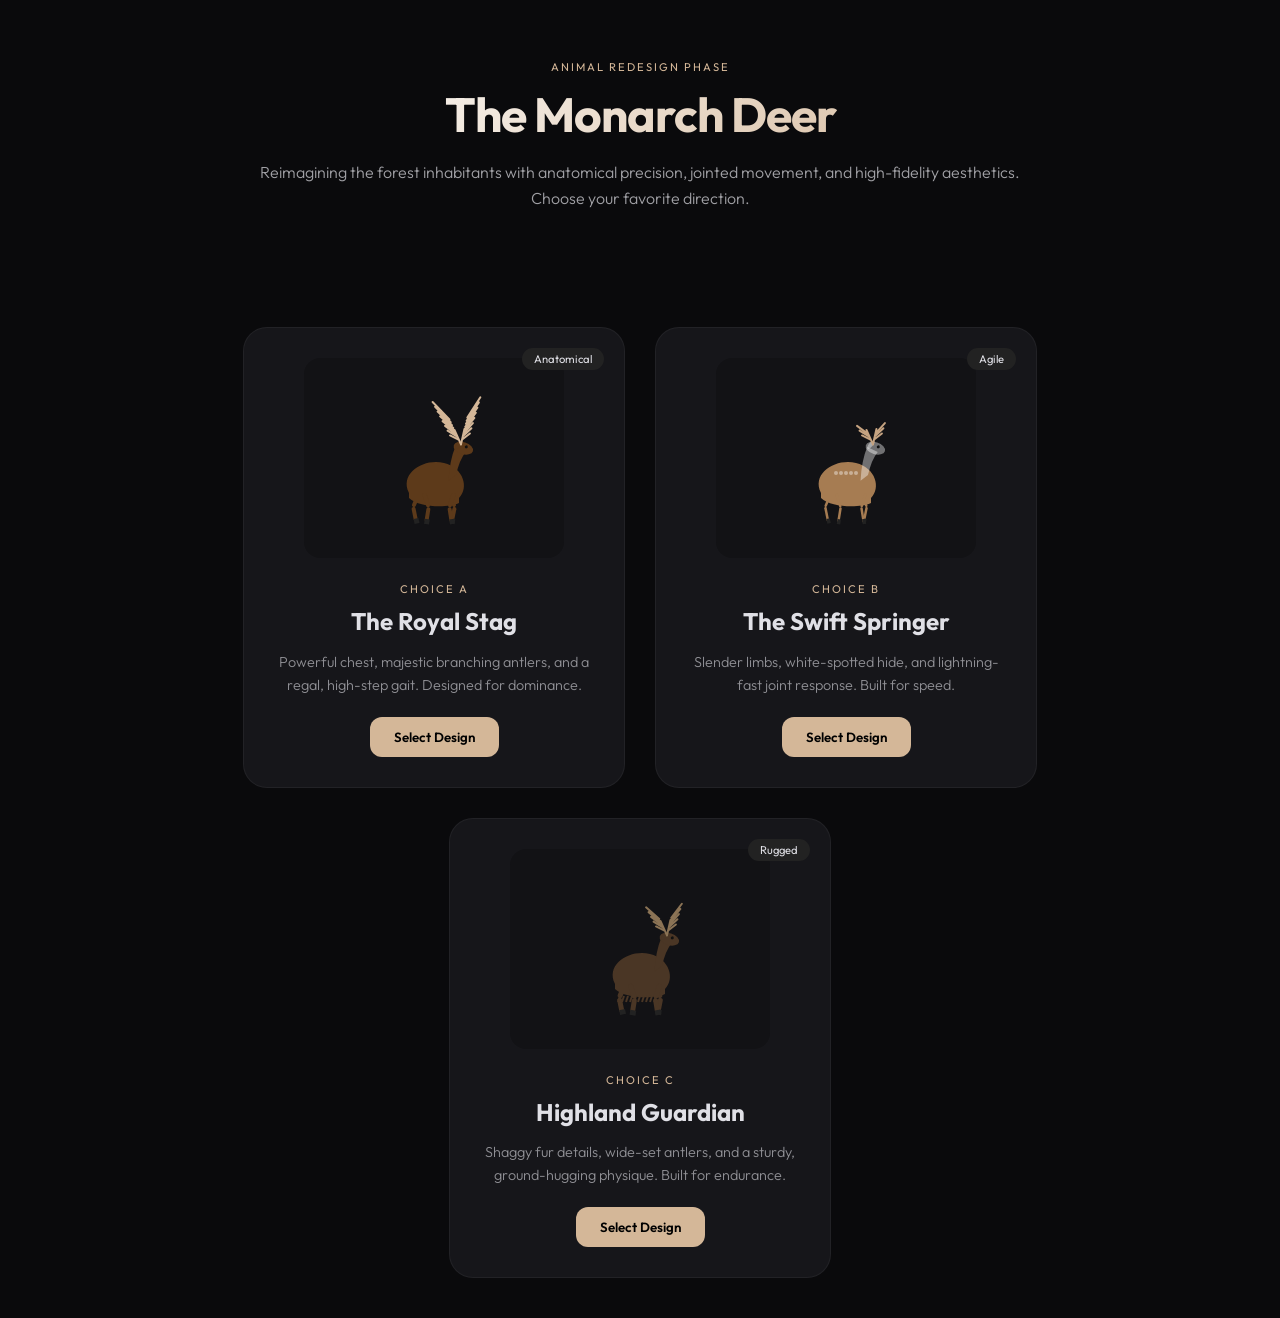
<file: preview_Deer.html>
<!DOCTYPE html>
<html lang="en">
<head>
    <meta charset="UTF-8">
    <meta name="viewport" content="width=device-width, initial-scale=1.0">
    <title>Monarch Deer - Design Gallery</title>
    <link href="https://fonts.googleapis.com/css2?family=Outfit:wght@300;600&display=swap" rel="stylesheet">
    <style>
        :root {
            --bg: #0a0a0c;
            --accent: #d4b798;
            --card-bg: #16161a;
            --text: #e0e0e6;
        }
        body {
            background: var(--bg);
            color: var(--text);
            font-family: 'Outfit', sans-serif;
            margin: 0;
            display: flex;
            flex-direction: column;
            align-items: center;
            min-height: 100vh;
            overflow-x: hidden;
        }
        header {
            text-align: center;
            padding: 60px 20px;
            max-width: 800px;
        }
        h1 {
            font-size: 3rem;
            margin: 0;
            background: linear-gradient(135deg, #fff 0%, var(--accent) 100%);
            -webkit-background-clip: text;
            background-clip: text;
            -webkit-text-fill-color: transparent;
            letter-spacing: -1px;
        }
        p {
            opacity: 0.7;
            font-weight: 300;
            line-height: 1.6;
        }
        .gallery {
            display: flex;
            gap: 30px;
            padding: 40px;
            flex-wrap: wrap;
            justify-content: center;
        }
        .card {
            background: var(--card-bg);
            border: 1px solid rgba(255,255,255,0.05);
            border-radius: 24px;
            padding: 30px;
            width: 320px;
            text-align: center;
            transition: all 0.4s cubic-bezier(0.175, 0.885, 0.32, 1.275);
            cursor: pointer;
            position: relative;
            overflow: hidden;
        }
        .card:hover {
            transform: translateY(-10px);
            border-color: var(--accent);
            box-shadow: 0 20px 40px rgba(0,0,0,0.4);
        }
        canvas {
            background: rgba(0,0,0,0.2);
            border-radius: 16px;
            margin-bottom: 20px;
        }
        .tag {
            font-size: 0.7rem;
            text-transform: uppercase;
            letter-spacing: 2px;
            color: var(--accent);
            margin-bottom: 10px;
            display: block;
        }
        h2 {
            margin: 0 0 10px 0;
            font-size: 1.5rem;
        }
        .desc {
            font-size: 0.9rem;
            opacity: 0.6;
            margin-bottom: 20px;
        }
        .btn {
            background: var(--accent);
            color: #000;
            border: none;
            padding: 12px 24px;
            border-radius: 12px;
            font-weight: 600;
            font-family: inherit;
            cursor: pointer;
            transition: opacity 0.2s;
        }
        .btn:hover { opacity: 0.9; }
        
        .badge {
            position: absolute;
            top: 20px;
            right: 20px;
            background: #222;
            padding: 4px 12px;
            border-radius: 100px;
            font-size: 0.7rem;
        }
    </style>
</head>
<body>

<header>
    <span class="tag">Animal Redesign Phase</span>
    <h1>The Monarch Deer</h1>
    <p>Reimagining the forest inhabitants with anatomical precision, jointed movement, and high-fidelity aesthetics. Choose your favorite direction.</p>
</header>

<div class="gallery">
    <!-- CHOICE A -->
    <div class="card" onclick="alert('You selected Choice A!')">
        <div class="badge">Anatomical</div>
        <canvas id="canvasA" width="260" height="200"></canvas>
        <span class="tag">Choice A</span>
        <h2>The Royal Stag</h2>
        <p class="desc">Powerful chest, majestic branching antlers, and a regal, high-step gait. Designed for dominance.</p>
        <button class="btn">Select Design</button>
    </div>

    <!-- CHOICE B -->
    <div class="card" onclick="alert('You selected Choice B!')">
        <div class="badge">Agile</div>
        <canvas id="canvasB" width="260" height="200"></canvas>
        <span class="tag">Choice B</span>
        <h2>The Swift Springer</h2>
        <p class="desc">Slender limbs, white-spotted hide, and lightning-fast joint response. Built for speed.</p>
        <button class="btn">Select Design</button>
    </div>

    <!-- CHOICE C -->
    <div class="card" onclick="alert('You selected Choice C!')">
        <div class="badge">Rugged</div>
        <canvas id="canvasC" width="260" height="200"></canvas>
        <span class="tag">Choice C</span>
        <h2>Highland Guardian</h2>
        <p class="desc">Shaggy fur details, wide-set antlers, and a sturdy, ground-hugging physique. Built for endurance.</p>
        <button class="btn">Select Design</button>
    </div>
</div>

<script>
    const configs = {
        A: { color: '#5d3a1a', antlerColor: '#d4b798', points: 8, spots: false, shaggy: false, legW: 4 },
        B: { color: '#a67c52', antlerColor: '#c5a381', points: 3, spots: true, shaggy: false, legW: 2.5 },
        C: { color: '#4a3625', antlerColor: '#8b7355', points: 5, spots: false, shaggy: true, legW: 5 }
    };

    function drawDeer(ctx, time, config) {
        const cx = 130, cy = 140;
        const walk = Math.sin(time * 6);
        const bob = Math.abs(Math.sin(time * 6)) * 5;
        
        ctx.clearRect(0,0,260,200);
        ctx.save();
        ctx.translate(cx, cy - bob);

        // --- 1. LEGS (REAR) ---
        drawLeg(ctx, -15, 0, walk, config.legW, config.color);
        drawLeg(ctx, 15, 0, -walk, config.legW, config.color);

        // --- 2. BODY (Anatomical) ---
        ctx.fillStyle = config.color;
        ctx.beginPath();
        // The Back & Rump
        ctx.moveTo(-25, 0);
        ctx.bezierCurveTo(-35, -20, -10, -35, 10, -30); // Back
        ctx.bezierCurveTo(30, -25, 35, -5, 25, 5);      // Chest/Neck transition
        ctx.lineTo(25, 10);
        ctx.bezierCurveTo(15, 15, -15, 15, -25, 5);    // Belly
        ctx.closePath();
        ctx.fill();

        // Optional Spots
        if (config.spots) {
            ctx.fillStyle = 'rgba(255,255,255,0.4)';
            for(let i=0; i<5; i++) {
                ctx.beginPath(); ctx.arc(-10 + i*5, -20, 2, 0, Math.PI*2); ctx.fill();
            }
        }
        
        // Shaggy Detail
        if (config.shaggy) {
            ctx.strokeStyle = config.color;
            ctx.lineWidth = 2;
            for(let i=0; i<10; i++) {
                ctx.beginPath(); ctx.moveTo(-20+i*4, 12); ctx.lineTo(-22+i*4, 18); ctx.stroke();
            }
        }

        // --- 3. NECK & HEAD ---
        ctx.save();
        ctx.translate(22, -18);
        ctx.rotate(Math.sin(time * 2) * 0.1); // Neck idle sway
        
        // Neck
        ctx.beginPath();
        ctx.moveTo(0,0); ctx.quadraticCurveTo(5, -15, 12, -22);
        ctx.lineTo(2, -28); ctx.quadraticCurveTo(-5, -15, -8, 5);
        ctx.fill();

        // Head
        ctx.translate(10, -26);
        ctx.beginPath(); ctx.ellipse(0, 0, 10, 6, 0.4, 0, Math.PI*2); ctx.fill();
        
        // Ear
        ctx.beginPath(); ctx.ellipse(-4, -4, 5, 2, -0.8, 0, Math.PI*2); ctx.fill();
        
        // Eye
        ctx.fillStyle = '#111';
        ctx.beginPath(); ctx.arc(3, -1, 1.5, 0, Math.PI*2); ctx.fill();

        // Antlers
        ctx.strokeStyle = config.antlerColor;
        ctx.lineWidth = 2;
        ctx.lineCap = 'round';
        for(let i=0; i<2; i++) {
            const side = i === 0 ? 1 : -1;
            ctx.save();
            ctx.translate(-2, -4);
            ctx.beginPath();
            ctx.moveTo(0,0);
            ctx.lineTo(side * 5, -15);
            // Branches
            for(let p=0; p < config.points; p++) {
                ctx.moveTo(side * (2 + p*1), -5 - p*3);
                ctx.lineTo(side * (10 + p*2), -10 - p*5);
            }
            ctx.stroke();
            ctx.restore();
        }
        ctx.restore();

        // --- 4. LEGS (FRONT) ---
        drawLeg(ctx, -10, 0, -walk * 0.8, config.legW, config.color);
        drawLeg(ctx, 20, 0, walk * 0.8, config.legW, config.color);

        ctx.restore();
    }

    function drawLeg(ctx, x, y, angle, width, color) {
        ctx.save();
        ctx.translate(x, y);
        ctx.fillStyle = color;
        
        // Thigh
        ctx.rotate(angle * 0.4);
        ctx.beginPath(); ctx.roundRect(-width/2, 0, width, 15, width/2); ctx.fill();
        
        // Shin
        ctx.translate(0, 15);
        ctx.rotate(-angle * 0.6);
        ctx.beginPath(); ctx.roundRect(-width/2, 0, width, 15, width/2); ctx.fill();
        
        // Hoof
        ctx.fillStyle = '#222';
        ctx.fillRect(-width/2, 12, width+1, 5);
        
        ctx.restore();
    }

    function animate() {
        const time = Date.now() / 1000;
        drawDeer(document.getElementById('canvasA').getContext('2d'), time, configs.A);
        drawDeer(document.getElementById('canvasB').getContext('2d'), time, configs.B);
        drawDeer(document.getElementById('canvasC').getContext('2d'), time, configs.C);
        requestAnimationFrame(animate);
    }
    animate();
</script>

</body>
</html>
</file>
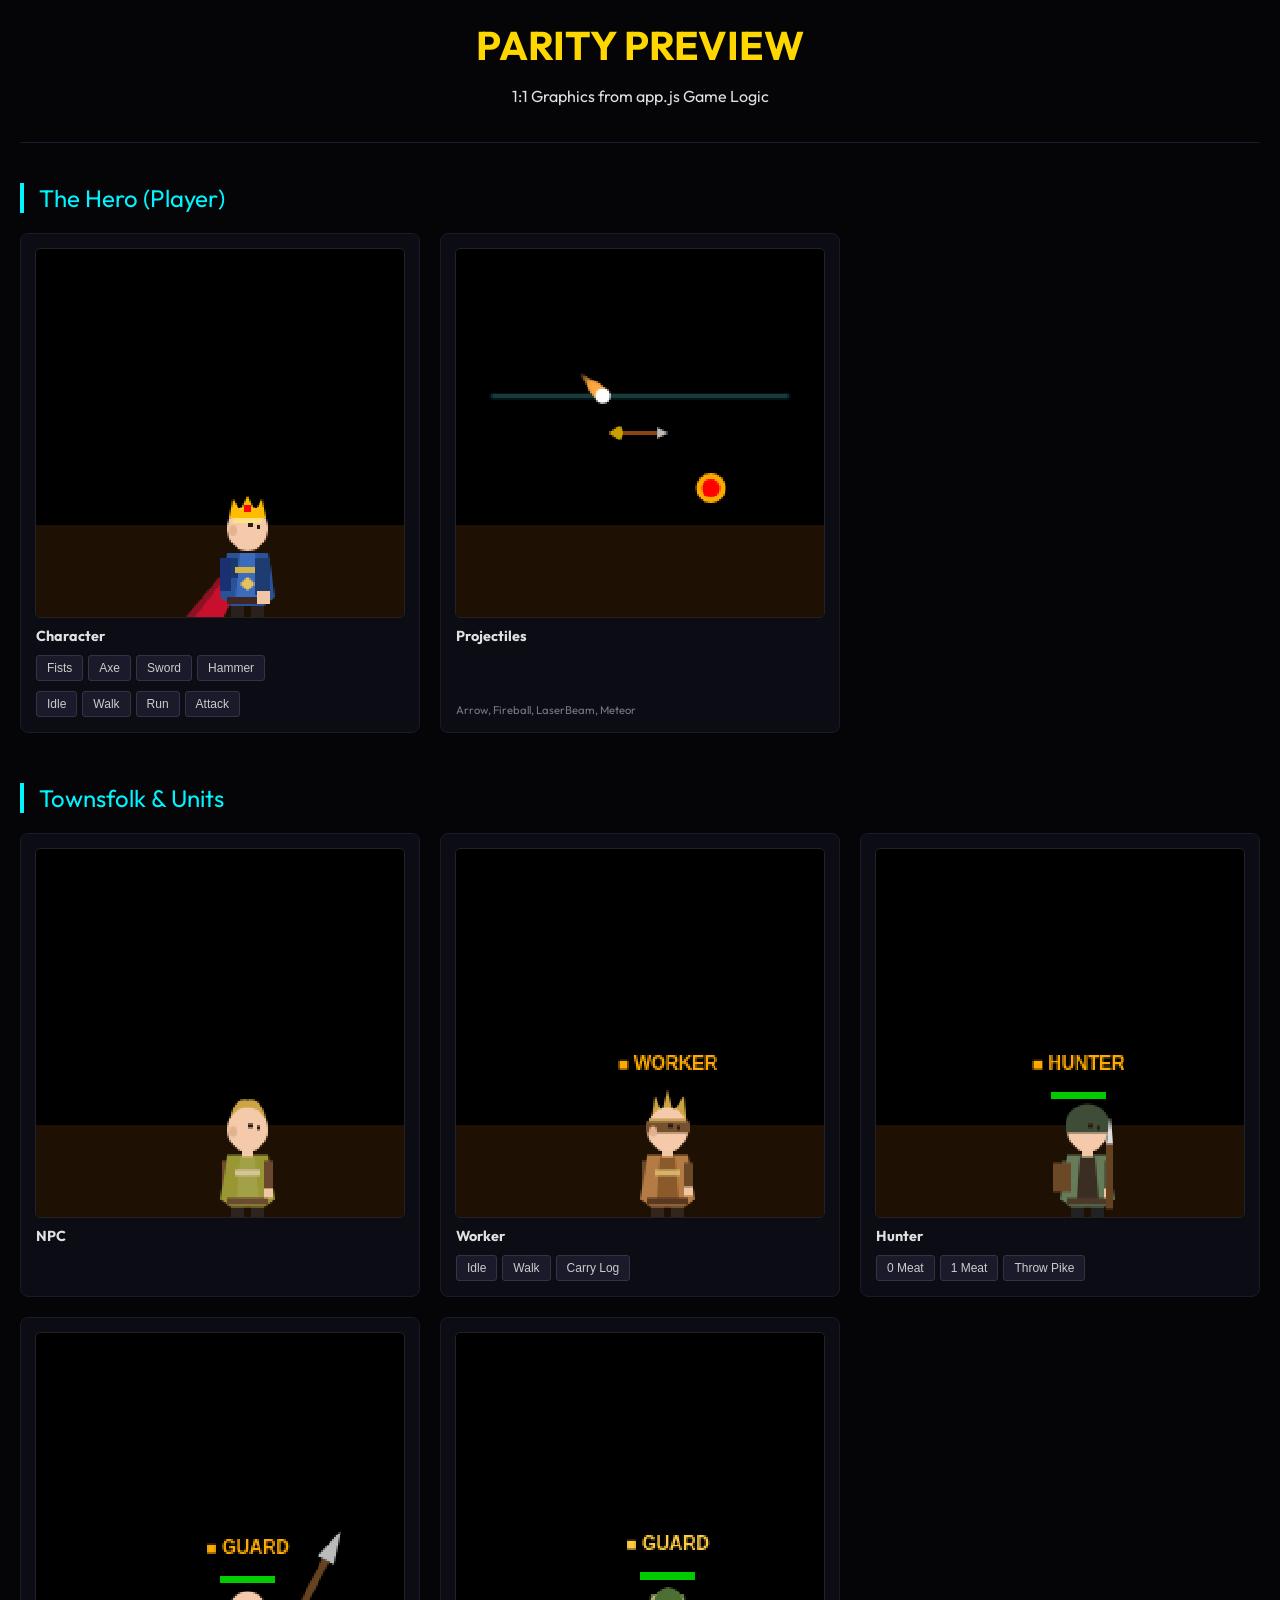
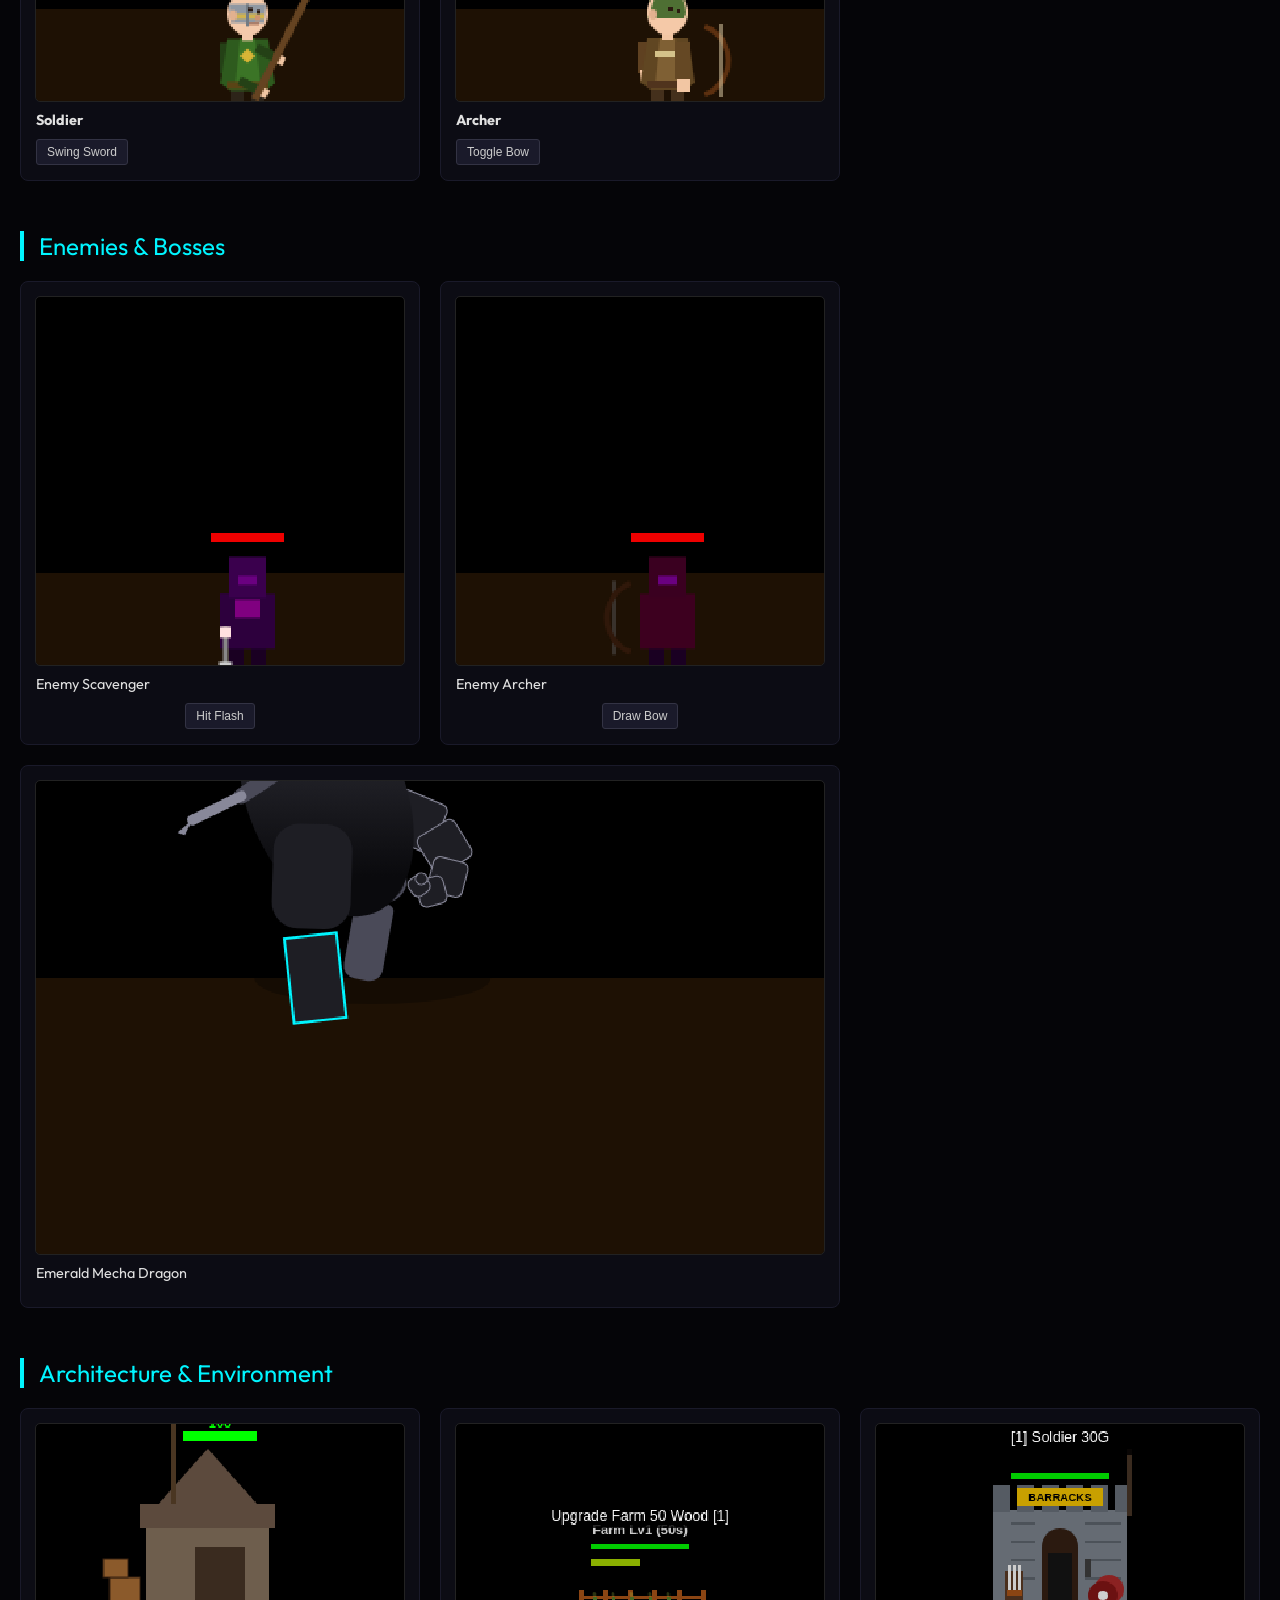
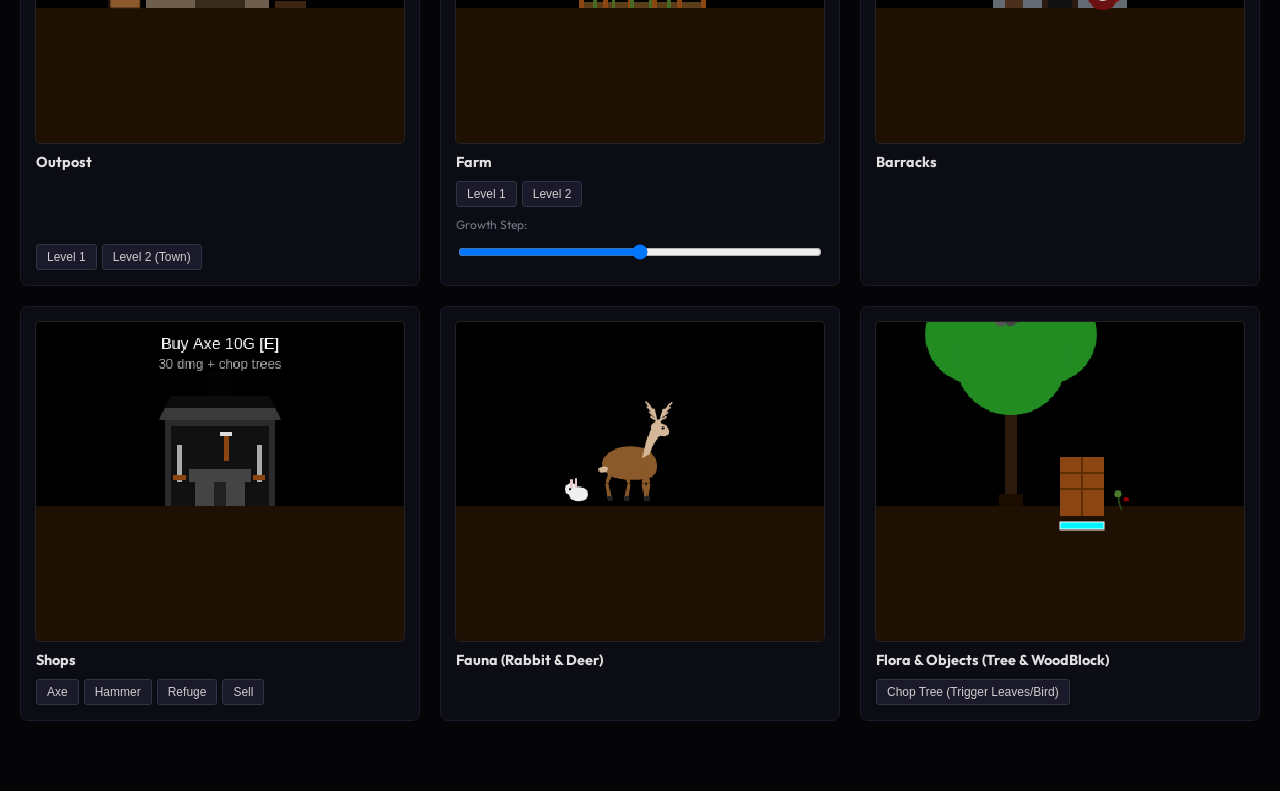
<file: preview_graphic_overall.html>
<!DOCTYPE html>
<html lang="en">
<head>
    <meta charset="UTF-8">
    <meta name="viewport" content="width=device-width, initial-scale=1.0">
    <title>Kingdom - Exact Graphics Preview</title>
    <link href="https://fonts.googleapis.com/css2?family=Outfit:wght@300;400;600;800&family=JetBrains+Mono:wght@400;700&display=swap" rel="stylesheet">
    <style>
        :root {
            --bg: #050508;
            --card-bg: #0c0c14;
            --accent: #00f5ff;
            --text: #e0e0e0;
            --sub-text: #777788;
            --border: #1a1a2a;
            --gold: #ffd700;
        }
        * { box-sizing: border-box; }
        body {
            margin: 0; padding: 20px;
            background-color: var(--bg);
            color: var(--text);
            font-family: 'Outfit', sans-serif;
        }
        header { max-width: 1400px; margin: 0 auto 40px; text-align: center; border-bottom: 1px solid var(--border); padding-bottom: 20px; }
        h1 { font-size: 2.5rem; margin: 0; color: var(--gold); }
        .container { max-width: 1400px; margin: 0 auto; }
        section { margin-bottom: 50px; }
        .section-title { font-size: 1.5rem; margin-bottom: 20px; color: var(--accent); border-left: 4px solid var(--accent); padding-left: 15px; }
        .grid { display: grid; grid-template-columns: repeat(auto-fill, minmax(320px, 1fr)); gap: 20px; }
        .card { background: var(--card-bg); border: 1px solid var(--border); border-radius: 8px; padding: 15px; display: flex; flex-direction: column; align-items: center; }
        canvas { background: #000; border-radius: 4px; margin-bottom: 10px; image-rendering: pixelated; width: 100%; height: auto; outline: 1px solid #222; }
        .info { width: 100%; font-size: 0.9rem; margin-bottom: 10px; }
        .ctrls { display: flex; flex-wrap: wrap; gap: 5px; width: 100%; margin-top: auto; }
        label { font-size: 0.75rem; color: var(--sub-text); width: 100%; margin: 5px 0; }
        input[type="range"] { width: 100%; margin-bottom: 10px; }
        button { background: #1a1a2a; border: 1px solid #334; color: #ccc; padding: 5px 10px; border-radius: 3px; cursor: pointer; font-size: 0.75rem; }
        button:hover { background: #2a2a3a; color: #fff; }
        button.active { background: var(--accent); color: #000; font-weight: bold; border-color: var(--accent); }
        .wide { grid-column: span 2; }
        @media (max-width: 800px) { .wide { grid-column: span 1; } }
    </style>
</head>
<body>

<header>
    <h1>PARITY PREVIEW</h1>
    <p>1:1 Graphics from app.js Game Logic</p>
</header>

<div class="container">
    <section>
        <div class="section-title">The Hero (Player)</div>
        <div class="grid">
            <div class="card">
                <canvas id="c-player" width="200" height="200"></canvas>
                <div class="info"><strong>Character</strong></div>
                <div class="ctrls">
                    <button onclick="p_setWeapon('none')">Fists</button>
                    <button onclick="p_setWeapon('axe')">Axe</button>
                    <button onclick="p_setWeapon('sword')">Sword</button>
                    <button onclick="p_setWeapon('hammer')">Hammer</button>
                </div>
                <div class="ctrls" style="margin-top:10px;">
                    <button onclick="p_setAnim('idle')">Idle</button>
                    <button onclick="p_setAnim('walk')">Walk</button>
                    <button onclick="p_setAnim('run')">Run</button>
                    <button onclick="p_attack()">Attack</button>
                </div>
            </div>
            <div class="card">
                <canvas id="c-proj" width="200" height="200"></canvas>
                <div class="info"><strong>Projectiles</strong></div>
                <div class="ctrls">
                    <div style="font-size:0.7rem; color:var(--sub-text);">Arrow, Fireball, LaserBeam, Meteor</div>
                </div>
            </div>
        </div>
    </section>

    <section>
        <div class="section-title">Townsfolk & Units</div>
        <div class="grid">
            <div class="card"><canvas id="c-npc" width="200" height="200"></canvas><div class="info"><strong>NPC</strong></div></div>
            <div class="card">
                <canvas id="c-worker" width="200" height="200"></canvas>
                <div class="info"><strong>Worker</strong></div>
                <div class="ctrls">
                    <button onclick="w_set('idle')">Idle</button>
                    <button onclick="w_set('walk')">Walk</button>
                    <button onclick="w_set('carry')">Carry Log</button>
                </div>
            </div>
            <div class="card">
                <canvas id="c-hunter" width="200" height="200"></canvas>
                <div class="info"><strong>Hunter</strong></div>
                <div class="ctrls">
                    <button onclick="h_setMeat(0)">0 Meat</button>
                    <button onclick="h_setMeat(1)">1 Meat</button>
                    <button onclick="h_attack()">Throw Pike</button>
                </div>
            </div>
            <div class="card">
                <canvas id="c-soldier" width="200" height="200"></canvas>
                <div class="info"><strong>Soldier</strong></div>
                <div class="ctrls"><button onclick="s_attack()">Swing Sword</button></div>
            </div>
            <div class="card">
                <canvas id="c-archer" width="200" height="200"></canvas>
                <div class="info"><strong>Archer</strong></div>
                <div class="ctrls"><button onclick="arc_drawBow()">Toggle Bow</button></div>
            </div>
        </div>
    </section>

    <section>
        <div class="section-title">Enemies & Bosses</div>
        <div class="grid">
            <div class="card">
                <canvas id="c-enemy" width="200" height="200"></canvas>
                <div class="info">Enemy Scavenger</div>
                <button onclick="e_attack()">Hit Flash</button>
            </div>
            <div class="card">
                <canvas id="c-enemy-archer" width="200" height="200"></canvas>
                <div class="info">Enemy Archer</div>
                <button onclick="ea_attack()">Draw Bow</button>
            </div>
            <div class="card wide">
                <canvas id="c-dragon" width="600" height="360"></canvas>
                <div class="info">Emerald Mecha Dragon</div>
            </div>
        </div>
    </section>

    <section>
        <div class="section-title">Architecture & Environment</div>
        <div class="grid">
            <div class="card">
                <canvas id="c-outpost" width="300" height="260"></canvas>
                <div class="info"><strong>Outpost</strong></div>
                <div class="ctrls">
                    <button onclick="o_setLvl(1)">Level 1</button>
                    <button onclick="o_setLvl(2)">Level 2 (Town)</button>
                </div>
            </div>
            <div class="card">
                <canvas id="c-farm" width="300" height="260"></canvas>
                <div class="info"><strong>Farm</strong></div>
                <div class="ctrls">
                    <button onclick="f_setLvl(1)">Level 1</button>
                    <button onclick="f_setLvl(2)">Level 2</button>
                    <label>Growth Step:</label>
                    <input type="range" min="0" max="100" value="50" oninput="f_timer = this.value">
                </div>
            </div>
            <div class="card">
                <canvas id="c-barracks" width="300" height="260"></canvas>
                <div class="info"><strong>Barracks</strong></div>
            </div>
            <div class="card">
                <canvas id="c-shops" width="300" height="260"></canvas>
                <div class="info"><strong>Shops</strong></div>
                <div class="ctrls">
                    <button onclick="shop_set('axe')">Axe</button>
                    <button onclick="shop_set('hammer')">Hammer</button>
                    <button onclick="shop_set('refuge')">Refuge</button>
                    <button onclick="shop_set('sell')">Sell</button>
                </div>
            </div>
            <div class="card">
                <canvas id="c-animal" width="300" height="260"></canvas>
                <div class="info"><strong>Fauna (Rabbit & Deer)</strong></div>
            </div>
            <div class="card">
                <canvas id="c-flora" width="300" height="260"></canvas>
                <div class="info"><strong>Flora & Objects (Tree & WoodBlock)</strong></div>
                <div class="ctrls">
                    <button onclick="tree_obj.hit()">Chop Tree (Trigger Leaves/Bird)</button>
                </div>
            </div>
        </div>
    </section>
</div>

<!-- Dummy canvas for app.js game loop if it executes -->
<canvas id="gameCanvas" width="10" height="10" style="display:none;"></canvas>

<!-- Load the EXACT game logic -->
<script src="app.js"></script>

<script>
    // Build a mock world to support the constructors that need 'world' dependencies
    const cam = { x: 0 };
    
    class MockGame {
        constructor() {
            this.canvas = { width: 1400, height: 800 };
            this.player = { x: -99999, y: 120, inventory: { wheat: 0 } };
        }
    }
    
    class MockWorld {
        constructor() {
             this.groundY = 150;
             this.game = new MockGame();
             this.outpost = { x: -99999, level: 1, hp: 1000 };
             this.enemies = []; this.particles = []; this.animals = [];
             this.groundItems = []; this.arrows = [];
             this.farms = []; this.barracks = []; this.soldiers = [];
             this.archers = []; this.workers = []; this.hunters = [];
             this.woodBlocks = [];
             this.lastTime = Date.now();
        }
    }
    
    const world = new MockWorld();

    const p_obj = new Character(world); p_obj.x = 100; p_obj.y = world.groundY;
    const npc_obj = new NPC(world, 100); npc_obj.y = world.groundY;
    const w_obj = new Worker(world, 100); w_obj.y = world.groundY;
    const h_obj = new Hunter(world, 100); h_obj.y = world.groundY;
    const s_obj = new Soldier(world, 100); s_obj.y = world.groundY;
    const arc_obj = new Archer(world, 100); arc_obj.y = world.groundY;
    
    const o_obj = new Outpost(world, 150); o_obj.y = world.groundY;
    const f_obj = new Farm(world, 150); f_obj.y = world.groundY;
    const bar_obj = new Barrack(world, 150); bar_obj.y = world.groundY;
    const shop_obj = new Shop(world, 150, 'axe'); shop_obj.y = world.groundY;

    const e_obj = new Enemy(world, 100); e_obj.y = world.groundY;
    const ea_obj = new EnemyArcher(world, 100); ea_obj.y = world.groundY;
    const d_obj = new EnemyDragon(world, 300); d_obj.y = world.groundY + 80;

    const rabbit_obj = new Animal(world, 100, 'rabbit'); rabbit_obj.y = world.groundY;
    const deer_obj = new Animal(world, 140, 'deer'); deer_obj.y = world.groundY;
    
    const tree_obj = new ForegroundTree(world, 100); tree_obj.y = world.groundY;
    const bird_on_tree = new Bird(world, tree_obj); 
    tree_obj.perchedBirds.push(bird_on_tree);
    tree_obj.perchedBirds.push(new Bird(world, tree_obj)); // Preview multiple birds
    const woodblock_obj = new WoodBlock(world, 150); woodblock_obj.y = world.groundY - 40;
    
    // Ladybug preview
    const mock_deco = new Decoration(world, 200, 'flower');
    const ladybug_obj = new Ladybug(world, mock_deco);
    
    // Projectiles
    const arrow_obj = new Arrow(world, 40, 100, 150, 100); arrow_obj.update = function(dt){ this.x += 100*dt; if (this.x>160) this.x=40; };
    const fireball_obj = new Fireball(world, 50, 130, 150, 130); fireball_obj.update = function(dt){ this.x += 50*dt; if (this.x>160) this.x=50; };
    const laser_obj = new LaserBeam(world, 20, 80, 180, 80); laser_obj.update = function(dt){ this.age += dt; if(this.age>0.6) this.age=0; };
    const meteor_obj = new Meteor(world, false); meteor_obj.x=80; meteor_obj.y=80; meteor_obj.trail=[]; meteor_obj.update = function(dt){ this.trail.unshift({x:this.x,y:this.y}); if(this.trail.length>18)this.trail.pop(); this.x += 40*dt; this.y += 40*dt; if(this.y>120){this.x=50;this.y=50;} };

    function p_setWeapon(w) { p_obj.inventory.hasAxe = (w==='axe'); p_obj.inventory.hasSword = (w==='sword'); p_obj.inventory.hasHammer = (w==='hammer'); }
    function p_setAnim(a) { p_obj.state = a; }
    function p_attack() { p_obj.state = 'action'; p_obj.actionTimer = 0.5; }
    function w_set(s) { w_obj.state = s; w_obj.carryingLogs = (s==='carry'?3:0); }
    function h_setMeat(n) { h_obj.meatCount = n; }
    function h_attack() { h_obj.pikeHideTimer = 0.5; }
    function s_attack() { s_obj.attackTimer = 0.6; }
    function arc_drawBow() { arc_obj.drawingBow = !arc_obj.drawingBow; arc_obj.drawTimer = arc_obj.drawingBow?0.7:0; }
    function e_attack() { e_obj.takeDamage(10); e_obj.hp = 60; }
    function ea_attack() { ea_obj.drawingBow = true; ea_obj.drawTimer = 0; }
    function o_setLvl(l) { o_obj.level = l; }
    function shop_set(t) { shop_obj.type = t; }
    let f_timer = 50;

    function renderUnit(id, obj, ctxCallback) {
        const c = document.getElementById(id); if(!c) return; 
        const ctx = c.getContext('2d');
        ctx.clearRect(0,0,c.width,c.height);
        
        ctx.fillStyle = '#1e1104'; 
        ctx.fillRect(0, world.groundY, c.width, c.height - world.groundY);

        if (ctxCallback) ctxCallback(ctx, cam);
        else obj.draw(ctx, cam, p_obj);
    }

    let pt = Date.now();
    function loop() {
        const now = Date.now();
        const dt = Math.min((now - pt)/1000, 0.05);
        pt = now;
        
        if (p_obj.state === 'walk') p_obj.time += dt; else if(p_obj.state === 'run') p_obj.time += dt*2;
        if (p_obj.actionTimer > 0) { p_obj.actionTimer -= dt; p_obj.state='action'; }
        if (p_obj.hurtTimer > 0) p_obj.hurtTimer -= dt;
        
        npc_obj.time += dt;
        w_obj.time += dt;
        h_obj.time += dt; if(h_obj.pikeHideTimer > 0) h_obj.pikeHideTimer-=dt;
        s_obj.time += dt;
        arc_obj.time += dt; if(arc_obj.drawingBow) arc_obj.drawTimer += dt;
        
        e_obj.time += dt; if(e_obj.hurtTimer > 0) e_obj.hurtTimer-=dt;
        ea_obj.time += dt; if(ea_obj.drawingBow) ea_obj.drawTimer += dt;
        d_obj.update(dt);
        ladybug_obj.update(dt);
        
        o_obj.time += dt;
        f_obj.time += dt; f_obj.timer = f_timer * (f_obj.level === 1 ? 0.5 : 0.25);
        bar_obj.time += dt;
        shop_obj.time += dt;
        tree_obj.update(dt);
        
        rabbit_obj.time += dt; rabbit_obj.state='walk'; 
        deer_obj.time += dt; deer_obj.state='walk';
        
        arrow_obj.update(dt);
        fireball_obj.update(dt);
        laser_obj.update(dt);
        meteor_obj.update(dt);

        renderUnit('c-player', p_obj);
        renderUnit('c-npc', npc_obj);
        renderUnit('c-worker', w_obj);
        renderUnit('c-hunter', h_obj);
        renderUnit('c-soldier', s_obj);
        renderUnit('c-archer', arc_obj);
        renderUnit('c-enemy', e_obj);
        renderUnit('c-enemy-archer', ea_obj);
        renderUnit('c-dragon', d_obj);
        
        renderUnit('c-animal', null, (ctx)=> {
            rabbit_obj.draw(ctx, cam);
            deer_obj.draw(ctx, cam);
        });
        renderUnit('c-flora', null, (ctx)=> {
            tree_obj.draw(ctx, cam);
            tree_obj.perchedBirds.forEach(b => b.draw(ctx, cam));
            mock_deco.draw(ctx, cam);
            ladybug_obj.draw(ctx, cam);
            woodblock_obj.draw(ctx, cam);
        });
        
        renderUnit('c-proj', null, (ctx)=> {
            arrow_obj.draw(ctx, cam);
            fireball_obj.draw(ctx, cam);
            laser_obj.draw(ctx, cam);
            meteor_obj.draw(ctx, cam);
        });

        renderUnit('c-outpost', o_obj);
        renderUnit('c-farm', f_obj);
        renderUnit('c-barracks', bar_obj);
        renderUnit('c-shops', shop_obj);

        requestAnimationFrame(loop);
    }
    loop();
</script>
</body>
</html>
</file>
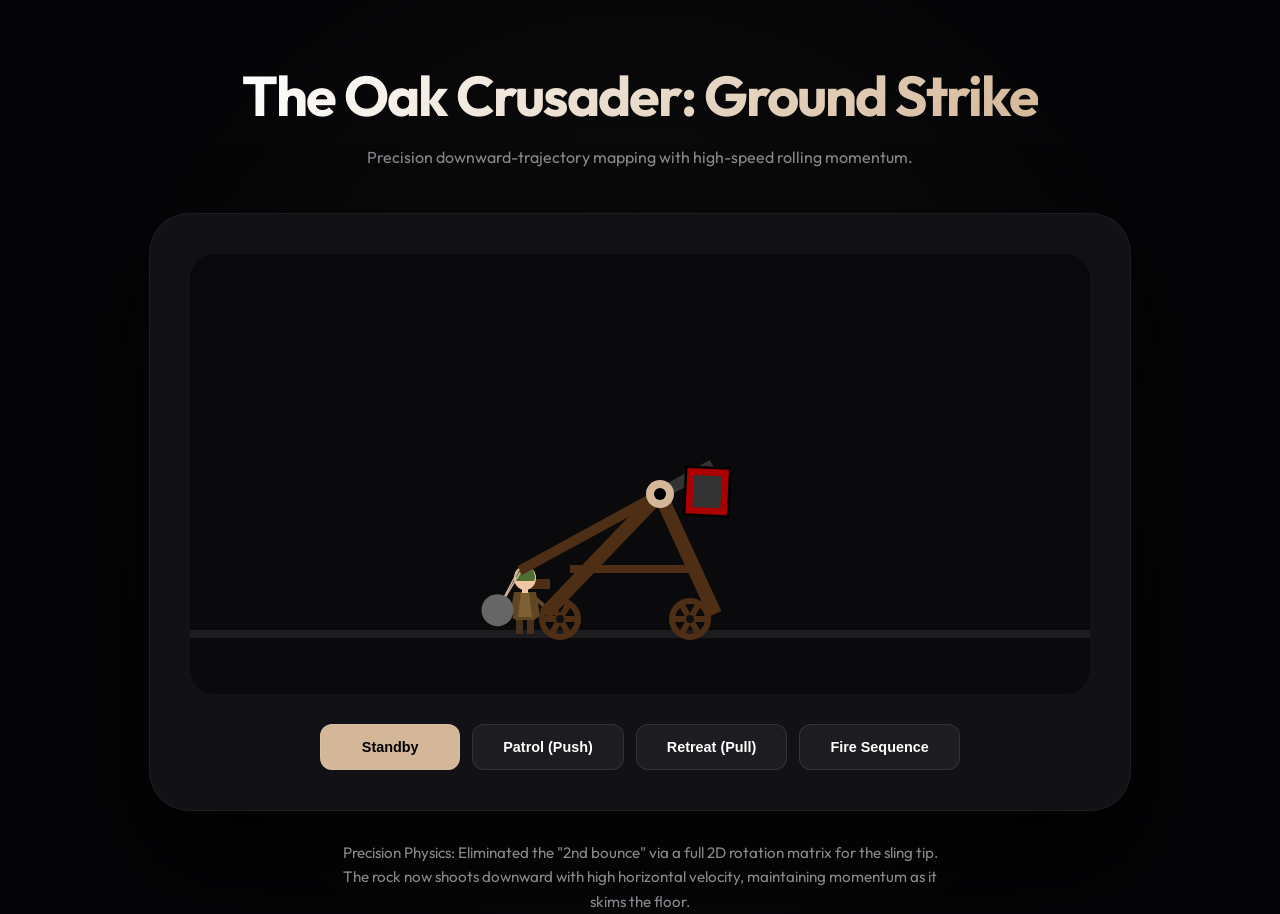
<file: preview_trebuchet.html>
<!DOCTYPE html>
<html lang="en">

<head>
    <meta charset="UTF-8">
    <meta name="viewport" content="width=device-width, initial-scale=1.0">
    <title>Trebuchet Design Lab - Ground Strike Edition</title>
    <link href="https://fonts.googleapis.com/css2?family=Outfit:wght@300;600&display=swap" rel="stylesheet">
    <style>
        :root {
            --bg: #050507;
            --accent: #d4b798;
            --card-bg: #111116;
            --text: #e0e0e6;
        }

        body {
            background: var(--bg);
            color: var(--text);
            font-family: 'Outfit', sans-serif;
            margin: 0;
            display: flex;
            flex-direction: column;
            align-items: center;
            min-height: 100vh;
            overflow-x: hidden;
            background-image: radial-gradient(circle at 50% 50%, rgba(212, 183, 152, 0.05) 0%, transparent 70%);
        }

        header {
            text-align: center;
            padding: 60px 20px 30px;
            max-width: 900px;
        }

        h1 {
            font-size: 3.5rem;
            margin: 0;
            background: linear-gradient(135deg, #fff 0%, var(--accent) 100%);
            -webkit-background-clip: text;
            background-clip: text;
            -webkit-text-fill-color: transparent;
            letter-spacing: -2px;
        }

        .main-stage {
            background: var(--card-bg);
            border: 1px solid rgba(255, 255, 255, 0.05);
            border-radius: 40px;
            padding: 40px;
            width: 900px;
            max-width: 95vw;
            box-shadow: 0 50px 100px rgba(0, 0, 0, 0.8);
            position: relative;
        }

        canvas {
            background: rgba(0, 0, 0, 0.4);
            border-radius: 24px;
            width: 100%;
            height: 440px;
            display: block;
        }

        .controls {
            display: flex;
            gap: 12px;
            margin-top: 30px;
            justify-content: center;
            flex-wrap: wrap;
        }

        .btn {
            background: rgba(255, 255, 255, 0.05);
            color: #fff;
            border: 1px solid rgba(255, 255, 255, 0.1);
            padding: 14px 30px;
            border-radius: 12px;
            font-weight: 600;
            cursor: pointer;
            transition: all 0.3s cubic-bezier(0.175, 0.885, 0.32, 1.275);
            font-size: 0.9rem;
            min-width: 140px;
        }

        .btn:hover {
            transform: translateY(-4px);
            background: rgba(255, 255, 255, 0.1);
            border-color: var(--accent);
        }

        .btn.active {
            background: var(--accent);
            color: #000;
        }

        .description-box {
            margin-top: 30px;
            text-align: center;
            max-width: 600px;
            opacity: 0.6;
            font-size: 0.95rem;
            line-height: 1.6;
        }
    </style>
</head>

<body>

    <header>
        <h1>The Oak Crusader: Ground Strike</h1>
        <p style="opacity:0.6">Precision downward-trajectory mapping with high-speed rolling momentum.</p>
    </header>

    <div class="main-stage">
        <canvas id="stage" width="900" height="440"></canvas>

        <div class="controls">
            <button id="btnIdle" class="btn active" onclick="setMode('IDLE')">Standby</button>
            <button id="btnMove" class="btn" onclick="setMode('MOVE')">Patrol (Push)</button>
            <button id="btnRetreat" class="btn" onclick="setMode('RETREAT')">Retreat (Pull)</button>
            <button id="btnFire" class="btn" onclick="setMode('ATTACK')">Fire Sequence</button>
        </div>
    </div>

    <div class="description-box">
        Precision Physics: Eliminated the "2nd bounce" via a full 2D rotation matrix for the sling tip. The rock now
        shoots downward with high horizontal velocity, maintaining momentum as it skims the floor.
    </div>

    <script>
        const canvas = document.getElementById('stage');
        const ctx = canvas.getContext('2d');
        const W = canvas.width, H = canvas.height;
        const groundY = H - 60;

        const colors = {
            wood: '#4e2f15',
            accent: '#d4b798',
            metal: '#333',
            soldier: {
                legs: '#44301c',
                tunic: '#604622',
                vest: '#7f6034',
                skin: '#f2c6a3',
                helmet: '#4e6f33',
                hair: '#442211'
            }
        };

        let state = {
            mode: 'IDLE',
            x: 430,
            wheelAngle: 0,
            armAngle: -0.5,
            attackPhase: 'IDLE',
            attackProgress: 0,
            projectile: null,
            particles: [],
            time: 0
        };

        function setMode(mode) {
            state.mode = mode;
            if (mode === 'ATTACK') {
                state.attackPhase = 'COCKING';
                state.attackProgress = 0;
                state.projectile = null;
            }
            document.querySelectorAll('.btn').forEach(b => b.classList.remove('active'));
            if (mode === 'IDLE') document.getElementById('btnIdle').classList.add('active');
            if (mode === 'MOVE') document.getElementById('btnMove').classList.add('active');
            if (mode === 'RETREAT') document.getElementById('btnRetreat').classList.add('active');
            if (mode === 'ATTACK') document.getElementById('btnFire').classList.add('active');
        }

        function createDust(x, y, vx, vy, color = 'rgba(255,255,255,0.2)', life = 1.0) {
            state.particles.push({ x, y, vx, vy, life, color });
        }

        function drawSoldier(sx, sy, mode, time) {
            const sx_scaled = sx;
            const sy_scaled = sy - 58;
            const bob = (mode === 'MOVE' || mode === 'RETREAT') ? Math.abs(Math.sin(time * 12)) * 3 : 0;

            ctx.save();
            ctx.translate(sx_scaled, sy_scaled - bob);
            if (mode === 'MOVE') ctx.rotate(0.35);
            else if (mode === 'RETREAT') { ctx.rotate(-0.15); ctx.translate(-5, 5); }

            const ls = (mode === 'MOVE' || mode === 'RETREAT') ? Math.sin(time * 12) * 6 : 0;
            ctx.fillStyle = colors.soldier.legs;
            ctx.fillRect(6 - ls, 42, 7, 16); ctx.fillRect(17 + ls, 42, 7, 16);
            ctx.fillStyle = colors.soldier.tunic;
            ctx.beginPath();
            ctx.moveTo(4, 16); ctx.lineTo(26, 16); ctx.lineTo(30, 40); ctx.lineTo(24, 44); ctx.lineTo(6, 44); ctx.lineTo(0, 40); ctx.closePath();
            ctx.fill();
            ctx.fillStyle = colors.soldier.vest;
            ctx.beginPath();
            ctx.moveTo(11, 16); ctx.lineTo(19, 16); ctx.lineTo(22, 41); ctx.lineTo(8, 41); ctx.closePath();
            ctx.fill();
            ctx.fillStyle = colors.soldier.skin; ctx.fillRect(12, 12, 6, 5);
            ctx.beginPath(); ctx.ellipse(15, 2, 11, 12, 0, 0, Math.PI * 2); ctx.fill();
            ctx.fillStyle = colors.soldier.helmet;
            ctx.beginPath();
            ctx.moveTo(6, 0); ctx.quadraticCurveTo(8, -11, 15, -12); ctx.quadraticCurveTo(24, -11, 25, 2); ctx.lineTo(24, 5); ctx.lineTo(6, 5); ctx.closePath();
            ctx.fill();
            ctx.strokeStyle = colors.soldier.tunic; ctx.lineWidth = 4; ctx.lineCap = 'round';
            ctx.beginPath();
            if (mode === 'MOVE') { ctx.moveTo(25, 22); ctx.lineTo(55, 22); }
            else if (mode === 'RETREAT') { ctx.moveTo(25, 25); ctx.lineTo(50, 25); }
            else { ctx.moveTo(25, 22); ctx.lineTo(40, 35); }
            ctx.stroke();
            ctx.restore();
        }

        function getSlingTip(px, py, armAngle) {
            // MATCHING TRANSFORMATIONS IN DRAW():
            // 1. Pivot (px, py) 
            // 2. Rotate by armAngle
            // 3. Translate by -160 (armLength)
            // 4. Rotate by slingRot = -armAngle * 0.45
            // 5. Offset by (-32, 32) (ropeLength & pattern offset)

            const slingRot = -armAngle * 0.45;

            // Offset of rope end from arm tip (rotated by slingRot)
            const rx = -32, ry = 32;
            const rotRx = rx * Math.cos(slingRot) - ry * Math.sin(slingRot);
            const rotRy = rx * Math.sin(slingRot) + ry * Math.cos(slingRot);

            // Arm tip relative to pivot (at armAngle)
            const armTipRelX = -160 * Math.cos(armAngle);
            const armTipRelY = -160 * Math.sin(armAngle);

            // Final pixel coordinates
            // Note: rotRx/Ry are in arm-local space, need to be rotated by armAngle too?
            // Actually, Canvas logic is: translate(px, py) -> rotate(armAngle) -> translate(-160, 0) -> rotate(slingRot) -> translate(-32, 32)
            // So the second transformation is nested.

            // Local position of sling tip after all ARM-centric steps:
            const localSlingX = -160 + rotRx;
            const localSlingY = 0 + rotRy;

            // Now rotate THIS whole vector by the arm's base rotation
            const finalRelX = localSlingX * Math.cos(armAngle) - localSlingY * Math.sin(armAngle);
            const finalRelY = localSlingX * Math.sin(armAngle) + localSlingY * Math.cos(armAngle);

            return { x: px + finalRelX, y: py + finalRelY };
        }

        function update(dt) {
            state.time += dt;

            if (state.mode === 'MOVE') {
                state.x += 0.8; state.wheelAngle += 0.03;
                if (state.x > W + 200) state.x = -200;
                if (Math.random() < 0.22) createDust(state.x - 70, groundY, -0.4, -0.6);
            } else if (state.mode === 'RETREAT') {
                state.x -= 0.6; state.wheelAngle -= 0.025;
                if (state.x < -200) state.x = W + 200;
                if (Math.random() < 0.18) createDust(state.x + 80, groundY, 0.4, -0.5);
            }

            const px = state.x + 40;
            const py = groundY - 140;

            // HIGH SPEED DOWNWARD LAUNCH
            const launchVx = 22.0;
            const launchVy = 11.5;
            const gravity = 0.35;

            state.predictionPoints = [];
            if (state.attackPhase === 'CHARGING') {
                const tip = getSlingTip(px, py, -1.0);
                let tx = tip.x; let ty = tip.y;
                let tvx = launchVx; let tvy = launchVy;
                for (let i = 0; i < 40; i++) {
                    state.predictionPoints.push({ x: tx, y: ty });
                    tx += tvx; ty += tvy; tvy += gravity;
                    if (ty > groundY) break;
                }
            }

            if (state.attackPhase === 'COCKING') {
                state.attackProgress += 0.008;
                state.armAngle = -0.5 - state.attackProgress * 0.5;
                if (state.attackProgress >= 1) { state.attackPhase = 'CHARGING'; state.attackProgress = 0; }
            } else if (state.attackPhase === 'CHARGING') {
                state.attackProgress += 0.02;
                state.armAngle = -1.0 + Math.sin(state.time * 25) * 0.03;
                if (state.attackProgress >= 1) { state.attackPhase = 'RELEASE'; state.attackProgress = 0; }
            } else if (state.attackPhase === 'RELEASE') {
                state.armAngle += 0.18;
                if (state.armAngle >= 2.65) { // DELAYED RELEASE FOR DOWNWARD WHIP
                    state.attackPhase = 'FOLLOW_THROUGH';
                    const tip = getSlingTip(px, py, state.armAngle);
                    state.projectile = { x: tip.x, y: tip.y, vx: launchVx, vy: launchVy, rot: 0, rolling: false, dustTimer: 0 };
                }
            } else if (state.attackPhase === 'FOLLOW_THROUGH') {
                state.armAngle -= 0.03;
                if (state.armAngle <= -0.5) { state.armAngle = -0.5; state.attackPhase = 'IDLE'; state.mode = 'IDLE'; }
            }

            if (state.projectile) {
                const p = state.projectile;
                if (!p.rolling) {
                    p.x += p.vx; p.y += p.vy; p.vy += gravity; p.rot += 0.12;
                    if (p.y >= groundY - 18) {
                        p.y = groundY - 18;
                        p.vy = -p.vy * 0.15; // HEAVY DAMPING ON IMPACT
                        p.vx *= 0.92;
                        if (Math.abs(p.vy) < 1.5) { p.rolling = true; p.vy = 0; }
                        createDust(p.x, groundY, 0, -2, '#777', 1.2);
                    }
                } else {
                    p.x += p.vx; p.vx *= 0.985; p.rot += p.vx * 0.06;
                    if (Math.abs(p.vx) > 0.4) {
                        p.dustTimer += dt;
                        if (p.dustTimer > 0.08) { p.dustTimer = 0; createDust(p.x, groundY, 0, -0.8, 'rgba(120,120,120,0.3)'); }
                    } else p.vx = 0;
                }
            }
            state.particles.forEach((p, i) => {
                p.x += p.vx; p.y += p.vy; p.life -= 0.025;
                if (p.life <= 0) state.particles.splice(i, 1);
            });
        }

        function draw() {
            ctx.clearRect(0, 0, W, H);
            ctx.strokeStyle = 'rgba(255,255,255,0.08)';
            ctx.beginPath(); ctx.moveTo(0, groundY); ctx.lineTo(W, groundY); ctx.stroke();

            if (state.predictionPoints && state.predictionPoints.length > 0) {
                ctx.setLineDash([6, 6]); ctx.strokeStyle = 'rgba(255,255,255,0.15)'; ctx.lineWidth = 1.5;
                ctx.beginPath(); ctx.moveTo(state.predictionPoints[0].x, state.predictionPoints[0].y);
                for (let p of state.predictionPoints) ctx.lineTo(p.x, p.y);
                ctx.stroke(); ctx.setLineDash([]);
            }

            const px = state.x + 40;
            const py = groundY - 140;

            ctx.strokeStyle = colors.wood; ctx.lineWidth = 10;
            ctx.beginPath(); ctx.moveTo(state.x - 70, groundY - 50); ctx.lineTo(state.x - 100, groundY - 50); ctx.stroke();
            drawSoldier(state.x - 110, groundY, state.mode, state.time);

            function drawWheel(wx, wy) {
                ctx.save(); ctx.translate(wx, wy); ctx.rotate(state.wheelAngle);
                ctx.strokeStyle = colors.wood; ctx.lineWidth = 6;
                ctx.beginPath(); ctx.arc(0, 0, 18, 0, Math.PI * 2); ctx.stroke();
                for (let i = 0; i < 6; i++) {
                    ctx.rotate(Math.PI / 3); ctx.beginPath(); ctx.moveTo(0, 0); ctx.lineTo(18, 0); ctx.stroke();
                }
                ctx.fillStyle = '#111'; ctx.beginPath(); ctx.arc(0, 0, 4, 0, Math.PI * 2); ctx.fill(); ctx.restore();
            }
            drawWheel(state.x - 60, groundY - 15); drawWheel(state.x + 70, groundY - 15);

            ctx.strokeStyle = colors.wood; ctx.lineWidth = 14;
            ctx.beginPath(); ctx.moveTo(state.x - 75, groundY - 20); ctx.lineTo(px, py); ctx.lineTo(state.x + 95, groundY - 20); ctx.stroke();
            ctx.lineWidth = 8; ctx.beginPath(); ctx.moveTo(state.x - 50, groundY - 65); ctx.lineTo(state.x + 80, groundY - 65); ctx.stroke();

            ctx.save();
            ctx.translate(px, py);
            ctx.rotate(state.armAngle);

            ctx.strokeStyle = colors.metal; ctx.lineWidth = 12; ctx.beginPath(); ctx.moveTo(0, 0); ctx.lineTo(60, 0); ctx.stroke();
            ctx.save();
            ctx.translate(55, 0); ctx.rotate(-state.armAngle + Math.sin(state.time * 6) * 0.12);
            ctx.fillStyle = '#a00'; ctx.fillRect(-22, 0, 44, 48);
            ctx.strokeStyle = '#000'; ctx.lineWidth = 2.5; ctx.strokeRect(-22, 0, 44, 48);
            ctx.fillStyle = '#333'; ctx.fillRect(-14, 8, 28, 32);
            ctx.restore();

            ctx.strokeStyle = colors.wood; ctx.lineWidth = 10; ctx.beginPath(); ctx.moveTo(0, 0); ctx.lineTo(-160, 0); ctx.stroke();

            if (!state.projectile && state.attackPhase !== 'FOLLOW_THROUGH') {
                ctx.save();
                ctx.translate(-160, 0);
                ctx.rotate(-state.armAngle * 0.45);
                ctx.strokeStyle = colors.accent; ctx.lineWidth = 1.5;
                ctx.beginPath(); ctx.moveTo(0, -2); ctx.lineTo(-32, 32); ctx.stroke();
                ctx.beginPath(); ctx.moveTo(0, 2); ctx.lineTo(-32, 32); ctx.stroke();
                ctx.translate(-32, 32);
                ctx.rotate(0.8);
                ctx.fillStyle = '#4a2c1a'; ctx.beginPath(); ctx.ellipse(0, 0, 16, 9, 0, 0, Math.PI * 2); ctx.fill();
                ctx.strokeStyle = '#221100'; ctx.lineWidth = 2; ctx.stroke();
                ctx.fillStyle = '#666'; ctx.beginPath(); ctx.arc(0, 0, 16, 0, Math.PI * 2); ctx.fill();
                ctx.restore();
            }
            ctx.restore();

            ctx.fillStyle = colors.accent; ctx.beginPath(); ctx.arc(px, py, 14, 0, Math.PI * 2); ctx.fill();
            ctx.fillStyle = '#000'; ctx.beginPath(); ctx.arc(px, py, 6, 0, Math.PI * 2); ctx.fill();

            if (state.projectile) {
                const p = state.projectile;
                ctx.save(); ctx.translate(p.x, p.y); ctx.rotate(p.rot);
                ctx.fillStyle = '#555'; ctx.shadowBlur = 10; ctx.shadowColor = 'rgba(0,0,0,0.5)';
                ctx.beginPath(); ctx.arc(0, 0, 18, 0, Math.PI * 2); ctx.fill();
                ctx.strokeStyle = '#333'; ctx.lineWidth = 4; ctx.beginPath(); ctx.moveTo(-12, -6); ctx.lineTo(12, 6); ctx.stroke();
                ctx.restore();
            }

            state.particles.forEach(p => {
                ctx.globalAlpha = p.life; ctx.fillStyle = p.color;
                ctx.beginPath(); ctx.arc(p.x, p.y, 4.5, 0, Math.PI * 2); ctx.fill();
            });
            ctx.globalAlpha = 1.0;
        }

        let lastTime = 0;
        function loop(now) {
            const dt = (now - lastTime) / 1000; lastTime = now;
            if (dt < 0.1) { update(dt); draw(); }
            requestAnimationFrame(loop);
        }
        requestAnimationFrame(loop);
    </script>

</body>

</html>
</file>
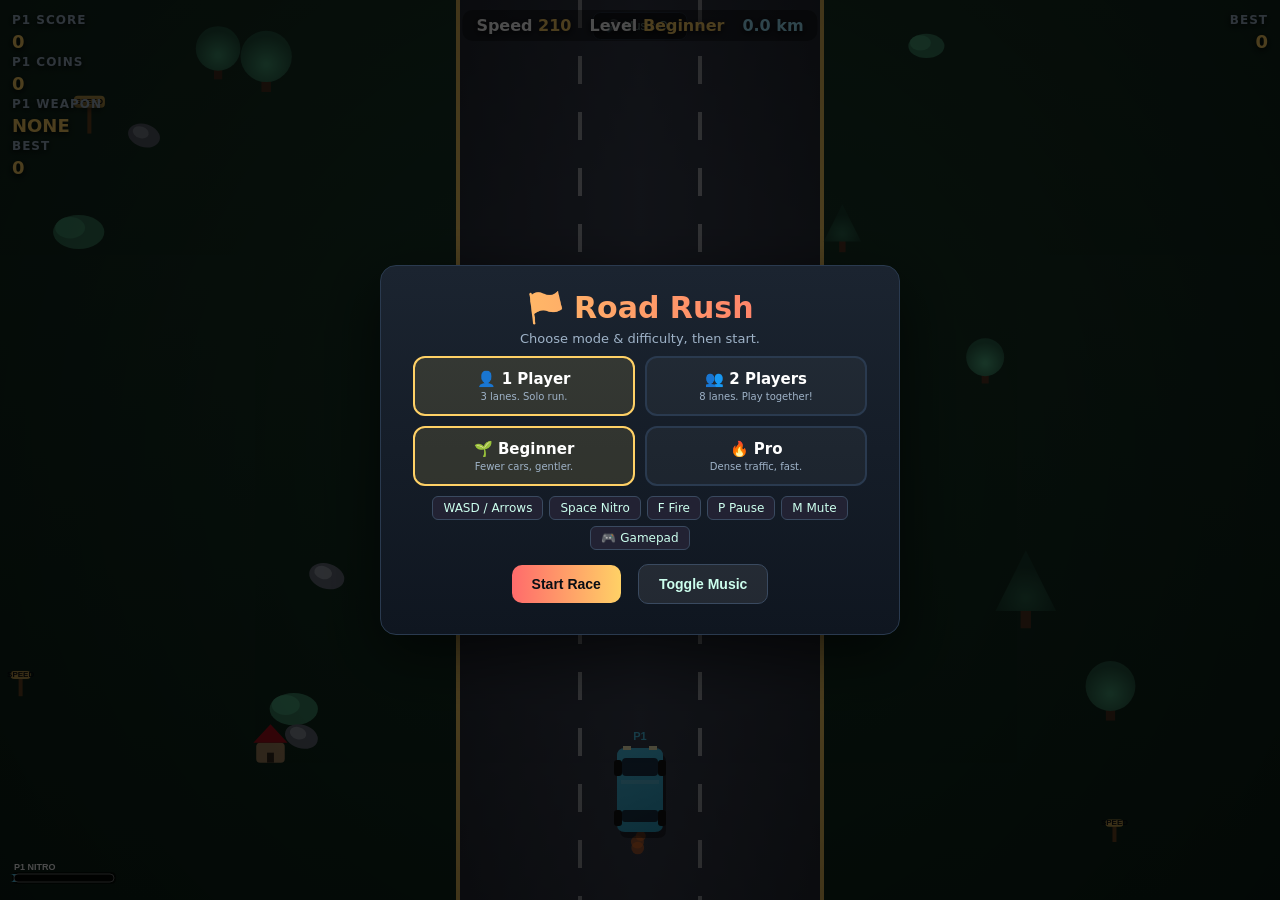
<file: RoadRush.html>
<!DOCTYPE html>
<html lang="en">
<head>
<meta charset="UTF-8">
<meta name="viewport" content="width=device-width, initial-scale=1.0, maximum-scale=1.0, user-scalable=no">
<title>Racing Game — Vertical Scroll</title>
<style>
  :root { color-scheme: dark; }
  * { box-sizing: border-box; margin: 0; padding: 0; }
  html, body { width: 100%; height: 100%; overflow: hidden; background: #0a0e14; font-family: 'Segoe UI', system-ui, sans-serif; }
  #game { display: block; width: 100vw; height: 100vh; }
  #ui { position: fixed; inset: 0; pointer-events: none; z-index: 5; }
  .hud { position: absolute; top: 12px; left: 12px; color: #fff; font-weight: 700; text-shadow: 0 2px 6px #000; font-size: 18px; line-height: 1.4; }
  .hud .label { color: #9fb3c8; font-size: 12px; font-weight: 600; text-transform: uppercase; letter-spacing: 1px; }
  .hud .val { color: #ffd166; }
  .right { left: auto; right: 12px; text-align: right; }
  #overlay { position: fixed; inset: 0; display: flex; align-items: center; justify-content: center; background: rgba(0,0,0,0.7); z-index: 10; pointer-events: auto; }
  #overlay.hidden { display: none; }
  .card { background: linear-gradient(180deg, #1b2430, #0f1620); border: 1px solid #2a3a4f; border-radius: 16px; padding: 24px 32px; text-align: center; color: #fff; max-width: 520px; box-shadow: 0 20px 60px rgba(0,0,0,0.6); }
  .card h1 { font-size: 30px; margin-bottom: 6px; background: linear-gradient(90deg,#ffd166,#ff6b6b); -webkit-background-clip: text; background-clip: text; color: transparent; }
  .card p { color: #9fb3c8; margin: 6px 0; font-size: 13px; }
  .card .big { font-size: 22px; color: #ffd166; font-weight: 800; margin: 10px 0; }
  .btn { margin: 6px; padding: 11px 20px; border: none; border-radius: 10px; background: linear-gradient(90deg,#ff6b6b,#ffd166); color: #0a0e14; font-weight: 800; font-size: 14px; cursor: pointer; }
  .btn:hover { filter: brightness(1.1); }
  .btn.ghost { background: rgba(255,255,255,0.08); color: #cfe; border: 1px solid #3a4a60; }
  .keys { display: flex; gap: 6px; justify-content: center; margin: 8px 0; flex-wrap: wrap; }
  .key { background: #223; border: 1px solid #3a4a60; border-radius: 6px; padding: 4px 10px; font-size: 12px; color: #cfe; }
  .diff-row, .mode-row { display: flex; gap: 10px; justify-content: center; margin: 10px 0; }
  .diff, .mode { flex: 1; padding: 12px 8px; border-radius: 12px; border: 2px solid #2a3a4f; background: rgba(255,255,255,0.04); cursor: pointer; color: #fff; }
  .diff:hover, .mode:hover { border-color: #ffd166; }
  .diff.sel, .mode.sel { border-color: #ffd166; background: rgba(255,219,102,0.12); }
  .diff .t, .mode .t { font-weight: 800; font-size: 15px; }
  .diff .d, .mode .d { font-size: 10px; color: #9fb3c8; margin-top: 3px; }
  #touch { position: fixed; bottom: 16px; left: 50%; transform: translateX(-50%); display: flex; gap: 12px; z-index: 6; pointer-events: auto; }
  #touch button { width: 64px; height: 64px; border-radius: 50%; border: 2px solid rgba(255,255,255,0.3); background: rgba(255,255,255,0.08); color: #fff; font-size: 24px; backdrop-filter: blur(4px); }
  #touch button:active { background: rgba(255,255,255,0.25); }
  #muteBtn { position: fixed; top: 12px; left: 50%; transform: translateX(-50%); z-index: 6; pointer-events: auto; padding: 6px 12px; border-radius: 8px; border: 1px solid #3a4a60; background: rgba(0,0,0,0.4); color: #cfe; cursor: pointer; font-size: 12px; }
  @media (min-width: 768px) { #touch { display: none; } }
  @keyframes winnerPulse { 0%,100% { transform: scale(1); } 50% { transform: scale(1.12); } }
  @keyframes blinkColor { 0%,100% { color: #ff3b3b; text-shadow: 0 0 14px #ff3b3b; } 50% { color: #ffd166; text-shadow: 0 0 14px #ffd166; } }
  @keyframes confettiFall { 0% { transform: translateY(-20px) rotate(0deg); opacity: 1; } 100% { transform: translateY(100vh) rotate(360deg); opacity: 0; } }
</style>
</head>
<body>
<canvas id="game"></canvas>
<div id="ui">
  <div class="hud">
    <div class="label">P1 Score</div><div class="val" id="score1">0</div>
    <div class="label">P1 Coins</div><div class="val" id="coins">0</div>
    <div class="label">P1 Weapon</div><div class="val" id="wep1">NONE</div>
    <div class="label">Best</div><div class="val" id="best">0</div>
  </div>
  <div class="hud right">
    <div class="label" id="lblP2Score" style="display:none">P2 Score</div><div class="val" id="score2" style="display:none">0</div>
    <div class="label" id="lblP2Coins" style="display:none">P2 Coins</div><div class="val" id="coins2" style="display:none">0</div>
    <div class="label" id="lblP2Wep" style="display:none">P2 Weapon</div><div class="val" id="wep2" style="display:none">NONE</div>
    <div class="label">Best</div><div class="val" id="best2">0</div>
  </div>
</div>
<button id="muteBtn">🔊 Music On</button>
<div id="bossWarn" style="position:fixed;top:28%;left:50%;transform:translateX(-50%);z-index:7;pointer-events:none;color:#ff3b3b;font-weight:900;font-size:32px;text-shadow:0 0 14px #ff3b3b;opacity:0;transition:opacity 0.5s;animation:blinkColor 0.5s infinite;">⚠ BOSS APPROACHING ⚠</div>
<div id="topMid" style="position:fixed;top:10px;left:50%;transform:translateX(-50%);z-index:6;pointer-events:none;color:#fff;font-weight:800;text-shadow:0 2px 6px #000;font-size:16px;display:flex;gap:18px;align-items:center;background:rgba(0,0,0,.35);padding:6px 14px;border-radius:10px;">
  <span>Speed <span id="topSpeed" style="color:#ffd166">0</span></span>
  <span>Level <span id="topLevel" style="color:#ffd166">-</span></span>
  <span id="topKm" style="color:#9fe7ff">0.0 km</span>
</div>
<div id="overlay">
  <div class="card">
    <h1 id="title">🏁 Road Rush</h1>
    <p id="subtitle">Choose mode & difficulty, then start.</p>
    <div class="big" id="finalScore"></div>
    <div class="mode-row" id="modeRow">
      <div class="mode sel" data-mode="1p"><div class="t">👤 1 Player</div><div class="d">3 lanes. Solo run.</div></div>
      <div class="mode" data-mode="2p"><div class="t">👥 2 Players</div><div class="d">8 lanes. Play together!</div></div>
    </div>
    <div class="diff-row" id="diffRow">
      <div class="diff sel" data-diff="beginner"><div class="t">🌱 Beginner</div><div class="d">Fewer cars, gentler.</div></div>
      <div class="diff" data-diff="pro"><div class="t">🔥 Pro</div><div class="d">Dense traffic, fast.</div></div>
    </div>
    <div class="keys" id="keysHelp"></div>
    <button class="btn" id="startBtn">Start Race</button>
    <button class="btn ghost" id="muteToggle">Toggle Music</button>
  </div>
</div>
<div id="touch">
  <button id="tLeft">◀</button>
  <button id="tNitro">⚡</button>
  <button id="tRight">▶</button>
</div>
<script>
(() => {
  const canvas = document.getElementById('game');
  const ctx = canvas.getContext('2d');
  let W, H, DPR;
  function resize() {
    DPR = Math.min(window.devicePixelRatio || 1, 2);
    W = window.innerWidth; H = window.innerHeight;
    canvas.width = W * DPR; canvas.height = H * DPR;
    canvas.style.width = W + 'px'; canvas.style.height = H + 'px';
    ctx.setTransform(DPR, 0, 0, DPR, 0, 0);
  }
  resize(); window.addEventListener('resize', resize);

  const DIFF = {
    beginner: { baseSpeed: 210, maxSpeed: 500, spawnBase: 2.4, enemySpeedMul: 0.5, doubleChance: 0.15, ramp: 4 },
    pro:      { baseSpeed: 300, maxSpeed: 820, spawnBase: 1.15, enemySpeedMul: 0.72, doubleChance: 0.45, ramp: 8 },
  };
  let difficulty = 'beginner';
  let mode = '1p';

  const state = {
    running: false, paused: false, over: false,
    best: +localStorage.getItem('rr_best') || 0,
    speed: 0, players: [], enemies: [], coinsArr: [], particles: [], scenery: [], bullets: [], enemyBullets: [], bosses: [], bossPoliceSpawned: false, bossAmbulanceSpawned: false, bossFiretruckSpawned: false, won: false, finishLine: null, slowMo: false, zoomTarget: null, warnUntil: 0, warnPoliceShown: false, warnAmbulanceShown: false, warnFiretruckShown: false,
    roadOffset: 0, spawnTimer: 0, coinTimer: 0, sceneryTimer: 0, shake: 0, distance: 0,
  };
  let laneWidth, roadLeft, roadRight, roadW, LANES = 3;
  window.__getNormalMusic = getNormalMusic;
  function layout() {
    if (mode === '2p') { roadW = Math.min(W * 0.92, 760); LANES = 8; }
    else { roadW = Math.min(W * 0.62, 360); LANES = 3; }
    roadLeft = (W - roadW) / 2;
    roadRight = roadLeft + roadW;
    laneWidth = roadW / LANES;
  }
  layout(); window.addEventListener('resize', layout);
  function laneCenter(i) { return roadLeft + laneWidth * (i + 0.5); }

  function makePlayer(id) {
    const color = id === 1 ? '#4cc9f0' : '#f72585';
    return { id, x: laneCenter(1), y: id===1 ? H-110 : H-200, w: 46, h: 84, color, nitro: 0, nitroActive: 0, coins: 0, score: 0, weapon: 'none', hp: 100, maxHp: 100, armor: false, fireCooldown: 0, flash: 0, alive: true, tilt: 0, crashT: 0 };
  }

  function reset() {
    const dd = DIFF[difficulty];
    state.score = 0;
    state.speed = dd.baseSpeed;
    state.enemies = []; state.coinsArr = []; state.particles = []; state.scenery = []; state.bullets = []; state.enemyBullets = []; state.bosses = []; state.bossPoliceSpawned = false; state.bossAmbulanceSpawned = false; state.bossFiretruckSpawned = false; state.won = false; state.finishLine = null; state.slowMo = false; state.zoomTarget = null; state.warnUntil = 0; state.warnPoliceShown = false; state.warnAmbulanceShown = false; state.warnFiretruckShown = false;
    state.roadOffset = 0; state.spawnTimer = 1.2; state.coinTimer = 1.4; state.sceneryTimer = 0;
    state.shake = 0; state.over = false; state.paused = false; state.distance = 0;
    panicMode = false;
    const bw = document.getElementById('bossWarn'); if (bw) { bw.style.display = 'block'; bw.style.opacity = '0'; }
    layout();
    state.players = mode === '2p' ? [makePlayer(1), makePlayer(2)] : [makePlayer(1)];
    for (const p of state.players) {
      p.x = laneCenter(mode==='2p' ? (p.id===1?1:6) : 1);
      p.y = p.id===1 ? H-110 : H-200;
      p.nitro=0; p.nitroActive=0; p.coins=0; p.score=0; p.weapon='none'; p.hp=100; p.maxHp=100; p.armor=false; p.fireCooldown=0; p.flash=0; p.alive=true; p.crashT=0; p.tilt=0;
    }
    for (let i=0;i<16;i++) spawnScenery(true);
    document.getElementById('best').textContent = state.best;
    const lblP2S = document.getElementById('lblP2Score'); const s2 = document.getElementById('score2');
    const lblP2C = document.getElementById('lblP2Coins'); const c2 = document.getElementById('coins2');
    const lblP2W = document.getElementById('lblP2Wep'); const w2 = document.getElementById('wep2');
    if (mode === '2p') {
      lblP2S.style.display=''; s2.style.display='';
      lblP2C.style.display=''; c2.style.display='';
      lblP2W.style.display=''; w2.style.display='';
    } else {
      lblP2S.style.display='none'; s2.style.display='none';
      lblP2C.style.display='none'; c2.style.display='none';
      lblP2W.style.display='none'; w2.style.display='none';
    }
    document.getElementById('coins').textContent = 0;
    document.getElementById('score1').textContent = 0;
    document.getElementById('wep1').textContent = 'NONE';
    document.getElementById('best').textContent = state.best;
    document.getElementById('best2').textContent = state.best;
    document.getElementById('topKm').textContent = (state.distance/1000).toFixed(1) + ' km';
    document.getElementById('topSpeed').textContent = Math.floor(state.speed/10)*10;
    document.getElementById('topLevel').textContent = difficulty === 'beginner' ? 'Beginner' : 'Pro';
    if (mode === '2p') {
      document.getElementById('coins2').textContent = 0;
      document.getElementById('score2').textContent = 0;
      document.getElementById('wep2').textContent = 'NONE';
    }
  }

  // ---- Input ----
  const keys = {};
  let padPauseWasPressed = false;
  window.addEventListener('keydown', e => {
    if (['ArrowLeft','ArrowRight','ArrowUp','ArrowDown','a','d','A','D','w','W','s','S',' ','0','p','P','r','R','m','M','f','F','x','X','Enter','.','/'].includes(e.key)) e.preventDefault();
    keys[e.key] = true;
    if (e.key === 'p' || e.key === 'P') { if (state.running) state.paused = !state.paused; }
    if (e.key === 'r' || e.key === 'R') { if (state.over) start(); }
    if (e.key === 'm' || e.key === 'M') toggleMusic();
  });
  window.addEventListener('keyup', e => { keys[e.key] = false; });

  window.addEventListener('gamepadconnected', () => { /* gamepad ready */ });
  window.addEventListener('gamepaddisconnected', () => { /* gamepad removed */ });

  function anyKey(list){ return list.some(k=>keys[k]); }

  function handlePadPause() {
    const gps = (typeof navigator.getGamepads === 'function') ? navigator.getGamepads() : [];
    let anyPause = false;
    for (const gp of (gps || [])) { if (gp) { const r = readPad(gp); if (r.pause) anyPause = true; } }
    if (anyPause && !padPauseWasPressed) { if (state.running) state.paused = !state.paused; }
    padPauseWasPressed = anyPause;
  }
  function getGamepadForPlayer(playerId) {
    const gps = (typeof navigator.getGamepads === 'function') ? navigator.getGamepads() : [];
    const connected = Array.from(gps || []).filter(Boolean);
    const idx = playerId - 1;
    return connected[idx] || null;
  }
  function readPad(pad) {
    if (!pad) return { x:0, y:0, nitro:false, pause:false };
    let x = (pad.axes && pad.axes[0]) ? pad.axes[0] : 0;
    let y = (pad.axes && pad.axes[1]) ? pad.axes[1] : 0;
    if (Math.abs(x) < 0.2) x = 0;
    if (Math.abs(y) < 0.2) y = 0;
    if (pad.buttons && pad.buttons[14] && pad.buttons[14].pressed) x = -1;
    if (pad.buttons && pad.buttons[15] && pad.buttons[15].pressed) x = 1;
    if (pad.buttons && pad.buttons[12] && pad.buttons[12].pressed) y = -1;
    if (pad.buttons && pad.buttons[13] && pad.buttons[13].pressed) y = 1;
    const nitro = !!(pad.buttons && ((pad.buttons[0] && pad.buttons[0].pressed) || (pad.buttons[7] && pad.buttons[7].pressed) || (pad.buttons[5] && pad.buttons[5].pressed)));
    const pause = !!(pad.buttons && pad.buttons[9] && pad.buttons[9].pressed);
    const fire = !!(pad.buttons && ( (pad.buttons[2] && pad.buttons[2].pressed) || (pad.buttons[1] && pad.buttons[1].pressed) ));
    return { x, y, nitro, pause, fire };
  }

  let touchX = null;
  canvas.addEventListener('touchstart', e => { touchX = e.touches[0].clientX; e.preventDefault(); }, {passive:false});
  canvas.addEventListener('touchmove', e => {
    if (touchX === null) return;
    const dx = e.touches[0].clientX - touchX;
    if (Math.abs(dx) > 18) {
      const p = state.players[0]; if (p && p.alive) p.x = Math.max(roadLeft+p.w/2+6, Math.min(roadRight-p.w/2-6, p.x + dx*0.7));
      touchX = e.touches[0].clientX;
    }
    e.preventDefault();
  }, {passive:false});
  canvas.addEventListener('touchend', () => { touchX = null; });

  function bindTouch(id, key) {
    const el = document.getElementById(id);
    const on = (v) => { keys[key] = v; };
    el.addEventListener('touchstart', e=>{ on(true); e.preventDefault();},{passive:false});
    el.addEventListener('touchend', ()=>{ on(false); });
    el.addEventListener('touchcancel', ()=>{ on(false); });
    el.addEventListener('mousedown', ()=>{ on(true); });
    el.addEventListener('mouseup', ()=>{ on(false); });
    el.addEventListener('mouseleave', ()=>{ on(false); });
  }
  bindTouch('tLeft','ArrowLeft'); bindTouch('tRight','ArrowRight'); bindTouch('tNitro','ArrowUp');

  // ---- Audio / Music ----
  let audioCtx = null, musicOn = true, musicTimer = null, panicMode = false;
  function ensureAudio() { if (!audioCtx) { try { audioCtx = new (window.AudioContext||window.webkitAudioContext)(); } catch(e){} } if (audioCtx && audioCtx.state==='suspended') { try { audioCtx.resume(); } catch(e){} } }
  // resume audio on any user interaction
  ['click','keydown','touchstart'].forEach(ev => { window.addEventListener(ev, () => { if (audioCtx && audioCtx.state==='suspended') { try { audioCtx.resume(); } catch(e){} } }, { once: false }); });
  function beep(freq, dur, vol=0.08, type='square') {
    if (!audioCtx) return;
    try {
      const o = audioCtx.createOscillator(); const g = audioCtx.createGain();
      o.type = type; o.frequency.value = freq;
      g.gain.setValueAtTime(vol, audioCtx.currentTime);
      g.gain.exponentialRampToValueAtTime(0.0001, audioCtx.currentTime + dur);
      o.connect(g); g.connect(audioCtx.destination);
      o.start(); o.stop(audioCtx.currentTime + dur);
    } catch(e){}
  }
  // HTML5 Audio for background music (more reliable than Web Audio scheduling)
  let normalMusic = null, panicMusic = null;
  function getNormalMusic() { if (!normalMusic) { normalMusic = new Audio('bg_music.wav'); normalMusic.loop = true; normalMusic.volume = 0.55; } return normalMusic; }
  function getPanicMusic() { if (!panicMusic) { panicMusic = new Audio('panic_music.wav'); panicMusic.loop = true; panicMusic.volume = 0.6; } return panicMusic; }
  let currentMusic = null;
  function startMusic() {
    if (!musicOn) return;
    const track = panicMode ? getPanicMusic() : getNormalMusic();
    if (currentMusic && currentMusic !== track) { try { currentMusic.pause(); currentMusic.currentTime = 0; } catch(e){} }
    currentMusic = track;
    try { track.play().catch((e) => { console.log('play failed', e); }); } catch(e){}
  }
  function stopMusic() { try { if (normalMusic) { normalMusic.pause(); normalMusic.currentTime = 0; } if (panicMusic) { panicMusic.pause(); panicMusic.currentTime = 0; } } catch(e){} currentMusic = null; }
  function updateMusic() { if (musicOn) startMusic(); else stopMusic(); }
  function toggleMusic() {
    musicOn = !musicOn;
    const b = document.getElementById('muteBtn');
    b.textContent = musicOn ? '🔊 Music On' : '🔇 Music Off';
    const t = document.getElementById('muteToggle'); if (t) t.textContent = musicOn ? 'Music: On' : 'Music: Off';
    ensureAudio();
    if (musicOn) {
      startMusic();
      if (audioCtx && audioCtx.state === 'suspended') audioCtx.resume().catch(() => {});
    } else { stopMusic(); }
  }

  // ---- Spawning ----
  function d() { return DIFF[difficulty]; }
  function spawnEnemy() {
    const r = Math.random();
    let type = 'normal';
    if (r < 0.15) type = 'police';
    else if (r < 0.3) type = 'truck';
    else if (r < 0.45) type = 'taxi';
    if (state.distance >= 100000) {
      const r2 = Math.random();
      if (r2 < 0.1) type = 'ambulance';
      else if (r2 < 0.2) type = 'firetruck';
    }
    spawnTypedEnemy(type);
  }
  function spawnTypedEnemy(type) {
    const w = 46, h = 84;
    // avoid overlap: try a few lanes/positions
    let lane = Math.floor(Math.random()*LANES);
    for (let attempt = 0; attempt < 6; attempt++) {
      const candidateLane = Math.floor(Math.random()*LANES);
      let blocked = false;
      for (const e of state.enemies) {
        if (Math.abs(e.y - (-120)) < 140 && e.lane === candidateLane) { blocked = true; break; }
      }
      if (!blocked) {
        for (const b of state.bosses) {
          if (!b.alive) continue;
          const cx = laneCenter(candidateLane);
          if (Math.abs(cx - b.x) < (w + b.w)/2 + 10 && Math.abs(-120 - b.y) < (h + b.h)/2 + 10) { blocked = true; break; }
        }
      }
      if (!blocked) { lane = candidateLane; break; }
    }
    const baseMul = d().enemySpeedMul;
    let speedMul = baseMul + Math.random()*0.25;
    let color = ['#e63946','#457b9d','#2a9d8f','#f4a261','#9b5de5','#e9c46a'][Math.floor(Math.random()*6)];
    let ew = w, eh = h;
    if (type === 'police') { speedMul = baseMul*1.5 + Math.random()*0.2; color = '#1d3557'; }
    else if (type === 'truck') { speedMul = baseMul*0.6 + Math.random()*0.15; color = '#6c757d'; ew = 56; eh = 127; }
    else if (type === 'taxi') { speedMul = baseMul*1.1 + Math.random()*0.2; color = '#ffd60a'; }
    else if (type === 'ambulance') { speedMul = baseMul*1.2 + Math.random()*0.2; color = '#ffffff'; }
    else if (type === 'firetruck') { speedMul = baseMul*0.7 + Math.random()*0.15; color = '#d62828'; ew = 56; eh = 127; }
    let hp = 3;
    if (type === 'police') { hp = 4; }
    else if (type === 'truck') { hp = 6; }
    else if (type === 'taxi') { hp = 3; }
    else if (type === 'ambulance') { hp = 4; }
    else if (type === 'firetruck') { hp = 7; }
    const speed = state.speed * speedMul;
    const x = laneCenter(lane);
    state.enemies.push({ x, y: -120, w: ew, h: eh, speed, color, lane, wobble: Math.random()*Math.PI*2, type, hp, maxHp: hp });
  }
  function spawnBoss(type) {
    let w, h, hp, color;
    if (type === 'police') { w = 46*3; h = 84*3; hp = 240; color = '#1d3557'; }
    else if (type === 'ambulance') { w = 46*3; h = 84*3; hp = 180; color = '#ffffff'; }
    else if (type === 'firetruck') { w = Math.round(46*2.5); h = Math.round(84*2.5); hp = 200; color = '#d62828'; }
    state.bosses.push({ x: W/2, y: -h, w, h, color, type, bossType: type, hp, maxHp: hp, shootTimer: 2.0, alive: true, wobble: 0 });
    panicMode = true;
    if (musicOn) startMusic();
    if (type === 'police') { for (let i = 0; i < 2; i++) spawnTypedEnemy('police'); }
    else if (type === 'ambulance') { for (let i = 0; i < 3; i++) spawnTypedEnemy('ambulance'); }
    else if (type === 'firetruck') { for (let i = 0; i < 3; i++) spawnTypedEnemy('firetruck'); for (let i = 0; i < 3; i++) spawnTypedEnemy('taxi'); }
    beep(120, 0.6, 0.25, 'sawtooth');
  }
  function spawnCoin() {
    const lane = Math.floor(Math.random()*LANES);
    state.coinsArr.push({ x: laneCenter(lane), y: -40, r: 12, spin: 0, collected: false });
  }
  const SCENE_TYPES = ['tree','pine','bush','rock','house','sign'];
  function spawnScenery(initial=false) {
    const side = Math.random() < 0.5 ? -1 : 1;
    const type = SCENE_TYPES[Math.floor(Math.random()*SCENE_TYPES.length)];
    const size = 18 + Math.random()*26;
    let x;
    if (side < 0) x = Math.max(8, roadLeft - 14 - Math.random()*Math.max(20, roadLeft-20));
    else x = Math.min(W-8, roadRight + 14 + Math.random()*Math.max(20, W-roadRight-20));
    const y = initial ? Math.random()*H : -size - Math.random()*60;
    state.scenery.push({ type, x, y, size, side, hue: Math.random()*360 });
  }

  function burst(x, y, color, n=12) {
    for (let i=0;i<n;i++){
      const a = Math.random()*Math.PI*2;
      const s = 60 + Math.random()*180;
      state.particles.push({ x, y, vx: Math.cos(a)*s, vy: Math.sin(a)*s, life: 0.6+Math.random()*0.4, age:0, color, size: 2+Math.random()*3 });
    }
  }
  function rects(a,b) { return Math.abs(a.x-b.x) < (a.w+b.w)/2 - 6 && Math.abs(a.y-b.y) < (a.h+b.h)/2 - 6; }
  function circRect(c, r) {
    const cx = Math.max(r.x - r.w/2, Math.min(c.x, r.x + r.w/2));
    const cy = Math.max(r.y - r.h/2, Math.min(c.y, r.y + r.h/2));
    return Math.hypot(c.x-cx, c.y-cy) < c.r;
  }
  function roundRect(x,y,w,h,r) {
    ctx.beginPath();
    ctx.moveTo(x+r,y); ctx.lineTo(x+w-r,y); ctx.quadraticCurveTo(x+w,y,x+w,y+r);
    ctx.lineTo(x+w,y+h-r); ctx.quadraticCurveTo(x+w,y+h,x+w-r,y+h);
    ctx.lineTo(x+r,y+h); ctx.quadraticCurveTo(x,y+h,x,y+h-r);
    ctx.lineTo(x,y+r); ctx.quadraticCurveTo(x,y,x+r,y);
    ctx.closePath();
  }
  function shade(hex, amt) {
    let c = hex.replace('#','');
    if (c.length===3) c = c.split('').map(x=>x+x).join('');
    let r=parseInt(c.slice(0,2),16), g=parseInt(c.slice(2,4),16), b=parseInt(c.slice(4,6),16);
    r=Math.max(0,Math.min(255,r+amt)); g=Math.max(0,Math.min(255,g+amt)); b=Math.max(0,Math.min(255,b+amt));
    return `rgb(${r},${g},${b})`;
  }
  function drawCar(x,y,w,h,color,isPlayer,angle=0, label='') {
    ctx.save();
    ctx.translate(x,y); ctx.rotate(angle);
    ctx.fillStyle = 'rgba(0,0,0,0.4)';
    roundRect(-w/2+3, -h/2+6, w, h, 8); ctx.fill();
    const grad = ctx.createLinearGradient(-w/2, -h/2, w/2, h/2);
    grad.addColorStop(0, color); grad.addColorStop(1, shade(color,-30));
    ctx.fillStyle = grad;
    roundRect(-w/2, -h/2, w, h, 8); ctx.fill();
    ctx.fillStyle = 'rgba(20,30,50,0.85)';
    roundRect(-w/2+5, -h/2+10, w-10, 18, 4); ctx.fill();
    roundRect(-w/2+5, h/2-22, w-10, 12, 3); ctx.fill();
    ctx.fillStyle = '#111';
    [[-w/2-3,-h/2+12],[w/2-5,-h/2+12],[-w/2-3,h/2-22],[w/2-5,h/2-22]].forEach(([wx,wy])=>{
      roundRect(wx,wy,8,16,3); ctx.fill();
    });
    ctx.fillStyle = isPlayer ? '#fff7c2' : '#ff3b3b';
    if (isPlayer) { ctx.fillRect(-w/2+6, -h/2-2, 8, 4); ctx.fillRect(w/2-14, -h/2-2, 8, 4); }
    else { ctx.fillRect(-w/2+6, h/2-2, 8, 4); ctx.fillRect(w/2-14, h/2-2, 8, 4); }
    ctx.fillStyle = 'rgba(255,255,255,0.15)';
    ctx.fillRect(-w/2+4, -h/2+32, w-8, 4);
    ctx.restore();
    if (label) {
      ctx.fillStyle = color; ctx.font = 'bold 11px sans-serif'; ctx.textAlign='center';
      ctx.fillText(label, x, y - h/2 - 8);
    }
  }
  function drawSceneObj(o) {
    ctx.save();
    ctx.translate(o.x, o.y);
    if (o.type === 'tree' || o.type === 'pine') {
      ctx.fillStyle = '#5a3825';
      ctx.fillRect(-o.size*0.12, 0, o.size*0.24, o.size*0.5);
      const cg = ctx.createRadialGradient(0,-o.size*0.2,2,0,-o.size*0.2,o.size*0.7);
      cg.addColorStop(0, o.type==='pine' ? '#2d6a4f' : '#52b788');
      cg.addColorStop(1, o.type==='pine' ? '#1b4332' : '#2d6a4f');
      ctx.fillStyle = cg;
      ctx.beginPath();
      if (o.type === 'pine') {
        ctx.moveTo(0, -o.size*1.3); ctx.lineTo(-o.size*0.7, o.size*0.1); ctx.lineTo(o.size*0.7, o.size*0.1); ctx.closePath();
      } else {
        ctx.arc(0, -o.size*0.4, o.size*0.65, 0, Math.PI*2);
      }
      ctx.fill();
    } else if (o.type === 'bush') {
      ctx.fillStyle = '#40916c';
      ctx.beginPath(); ctx.ellipse(0,0, o.size*0.6, o.size*0.4, 0, 0, Math.PI*2); ctx.fill();
      ctx.fillStyle = '#52b788';
      ctx.beginPath(); ctx.ellipse(-o.size*0.2, -o.size*0.1, o.size*0.35, o.size*0.25, 0, 0, Math.PI*2); ctx.fill();
    } else if (o.type === 'rock') {
      ctx.fillStyle = '#6b7280';
      ctx.beginPath(); ctx.ellipse(0,0, o.size*0.5, o.size*0.35, 0.3, 0, Math.PI*2); ctx.fill();
      ctx.fillStyle = '#9ca3af';
      ctx.beginPath(); ctx.ellipse(-o.size*0.1,-o.size*0.1, o.size*0.25, o.size*0.18, 0.3, 0, Math.PI*2); ctx.fill();
    } else if (o.type === 'house') {
      ctx.fillStyle = '#b8956a';
      roundRect(-o.size*0.5, -o.size*0.2, o.size, o.size*0.7, 4); ctx.fill();
      ctx.fillStyle = '#c1121f';
      ctx.beginPath(); ctx.moveTo(-o.size*0.6, -o.size*0.2); ctx.lineTo(0, -o.size*0.85); ctx.lineTo(o.size*0.6, -o.size*0.2); ctx.closePath(); ctx.fill();
      ctx.fillStyle = '#3a2e22';
      ctx.fillRect(-o.size*0.12, o.size*0.15, o.size*0.24, o.size*0.35);
    } else if (o.type === 'sign') {
      ctx.fillStyle = '#8b5a2b';
      ctx.fillRect(-2, -o.size*0.9, 4, o.size*0.9);
      ctx.fillStyle = '#ffd166';
      roundRect(-o.size*0.45, -o.size*1.1, o.size*0.9, o.size*0.35, 4); ctx.fill();
      ctx.fillStyle = '#0a0e14';
      ctx.font = `bold ${Math.max(8,o.size*0.22)}px sans-serif`;
      ctx.textAlign='center'; ctx.textBaseline='middle';
      ctx.fillText('SPEED', 0, -o.size*0.92);
    }
    ctx.restore();
  }

  function drawRoad() {
    const gg = ctx.createLinearGradient(0,0,0,H);
    gg.addColorStop(0,'#1a3a2a'); gg.addColorStop(1,'#0f2a1c');
    ctx.fillStyle = gg; ctx.fillRect(0,0,W,H);
    const rg = ctx.createLinearGradient(roadLeft,0,roadRight,0);
    rg.addColorStop(0,'#2a2f3a'); rg.addColorStop(0.5,'#3a4050'); rg.addColorStop(1,'#2a2f3a');
    ctx.fillStyle = rg; ctx.fillRect(roadLeft,0,roadW,H);
    ctx.fillStyle = '#ffd166';
    ctx.fillRect(roadLeft-4,0,4,H);
    ctx.fillRect(roadRight,0,4,H);
  }
  function drawDashes() {
    ctx.strokeStyle = 'rgba(255,255,255,0.55)';
    ctx.lineWidth = 4; ctx.setLineDash([28,28]);
    ctx.lineDashOffset = -state.roadOffset;
    for (let i=1;i<LANES;i++){
      const x = roadLeft + laneWidth*i;
      ctx.beginPath(); ctx.moveTo(x,0); ctx.lineTo(x,H); ctx.stroke();
    }
    ctx.setLineDash([]); ctx.lineDashOffset = 0;
  }
  function drawCoin(c) {
    ctx.save();
    ctx.translate(c.x, c.y);
    const s = Math.cos(c.spin);
    ctx.scale(Math.max(0.15, Math.abs(s)), 1);
    const g = ctx.createRadialGradient(0,0,2,0,0,12);
    g.addColorStop(0,'#fff7c2'); g.addColorStop(0.6,'#ffd166'); g.addColorStop(1,'#b8860b');
    ctx.fillStyle = g;
    ctx.beginPath(); ctx.arc(0,0,12,0,Math.PI*2); ctx.fill();
    ctx.fillStyle = '#7a5a00';
    ctx.font = 'bold 12px sans-serif'; ctx.textAlign='center'; ctx.textBaseline='middle';
    ctx.fillText('$',0,1);
    ctx.restore();
  }

  let last = 0;
  function update(dt) {
    if (audioCtx && audioCtx.state === 'suspended') { try { audioCtx.resume(); } catch(e){} }
    if (!state.running || state.paused || state.over) return;
    const dd = d();
    state.speed = Math.min(dd.maxSpeed, state.speed + dd.ramp*dt);
    const anyNitro = state.players.some(p => p.alive && p.nitroActive > 0);
    let effectiveSpeed = anyNitro ? state.speed * 1.3 : state.speed;
    if (state.slowMo) effectiveSpeed *= 0.35;

    for (const p of state.players) {
      if (!p.alive) { p.crashT += dt; continue; }
      if (p.flash > 0) p.flash -= dt;
      const isP1 = p.id === 1;
      const allowArrows = (mode === '1p');
      const leftKeys  = isP1 ? (allowArrows ? ['a','A','ArrowLeft'] : ['a','A']) : ['ArrowLeft'];
      const rightKeys = isP1 ? (allowArrows ? ['d','D','ArrowRight'] : ['d','D']) : ['ArrowRight'];
      const upKeys    = isP1 ? (allowArrows ? ['w','W','ArrowUp'] : ['w','W']) : ['ArrowUp'];
      const downKeys  = isP1 ? (allowArrows ? ['s','S','ArrowDown'] : ['s','S']) : ['ArrowDown'];
      const nitroKeys = isP1 ? [' '] : ['0'];
      let moveX = 0, moveY = 0;
      if (anyKey(leftKeys)) moveX -= 1;
      if (anyKey(rightKeys)) moveX += 1;
      if (anyKey(upKeys)) moveY -= 1;
      if (anyKey(downKeys)) moveY += 1;
      const pad = readPad(getGamepadForPlayer(p.id));
      if (pad.x) moveX = pad.x;
      if (pad.y) moveY = pad.y;
      const steerSpeed = 360, vertSpeed = 240;
      p.x += moveX * steerSpeed * dt;
      p.y += moveY * vertSpeed * dt;
      p.x = Math.max(roadLeft + p.w/2 + 6, Math.min(roadRight - p.w/2 - 6, p.x));
      p.y = Math.max(H*0.42, Math.min(H - 60, p.y));
      p.tilt = moveX * 0.08;
      if ((anyKey(nitroKeys) || pad.nitro) && p.nitro >= 1) {
        p.nitro -= dt*0.9; if (p.nitro<0) p.nitro=0;
        p.nitroActive = 0.35;
      } else {
        p.nitro = Math.min(1, p.nitro + dt*0.15);
      }
      if (p.nitroActive > 0) p.nitroActive -= dt;
      // firing
      const fireKeys = isP1 ? ['f','F','x','X'] : ['Enter','.','/'];
      p.fireCooldown = Math.max(0, p.fireCooldown - dt);
      if (p.alive && p.weapon !== 'none' && (anyKey(fireKeys) || pad.fire) && p.fireCooldown <= 0) {
        let cd = 0.15, spd = 700, dmg = 1, bw = 4, bh = 12, bcolor = '#ffd166', accel = 0;
        if (p.weapon === 'cannon') { cd = 0.45; spd = 180; dmg = 3; bw = 7; bh = 14; bcolor = '#ff8c42'; accel = 1500; }
        else if (p.weapon === 'laser') { cd = 0.08; spd = 1100; dmg = 2; bw = 3; bh = 20; bcolor = '#4cc9f0'; }
        state.bullets.push({ x: p.x, y: p.y - p.h/2 - 6, w: bw, h: bh, vy: -spd, accel, damage: dmg, color: bcolor, owner: p.id, type: p.weapon });
        p.fireCooldown = cd;
        beep(600, 0.05, 0.04, 'square');
      }
    }

    state.roadOffset = (state.roadOffset + effectiveSpeed*dt) % 48;
    state.distance += effectiveSpeed * dt;
    for (const pp of state.players) { if (pp.alive) pp.score += effectiveSpeed * dt * 0.1; }
    // finish line spawn
    if (!state.finishLine && state.distance >= 148000) {
      state.finishLine = { y: -80 };
    }
    if (state.finishLine) {
      state.finishLine.y += effectiveSpeed * dt;
      if (!state.slowMo && state.finishLine.y > H*0.35) {
        state.slowMo = true;
        // zoom target: highest score player
        let best = state.players[0];
        for (const p of state.players) if (p && p.score > best.score) best = p;
        state.zoomTarget = best;
      }
      if (state.slowMo) {
        let best = state.players[0];
        for (const p of state.players) if (p && p.score > best.score) best = p;
        state.zoomTarget = best;
      }
    }
    // boss warning sign (5km before) - show for 2s then fade
    let upcoming = null, shownFlag = null;
    if (!state.bossPoliceSpawned && state.distance >= 75000) { upcoming = 'POLICE BOSS'; shownFlag = 'warnPoliceShown'; }
    else if (!state.bossAmbulanceSpawned && state.distance >= 95000) { upcoming = 'AMBULANCE BOSS'; shownFlag = 'warnAmbulanceShown'; }
    else if (!state.bossFiretruckSpawned && state.distance >= 115000) { upcoming = 'FIRETRUCK BOSS'; shownFlag = 'warnFiretruckShown'; }
    const bw = document.getElementById('bossWarn');
    if (bw) {
      if (upcoming && !state[shownFlag]) {
        state[shownFlag] = true;
        state.warnUntil = performance.now() + 2000;
        bw.textContent = '⚠ ' + upcoming + ' APPROACHING ⚠';
        bw.style.display = 'block';
        bw.style.opacity = '1';
      }
      if (state.warnUntil > 0 && performance.now() > state.warnUntil) {
        bw.style.opacity = '0';
        state.warnUntil = 0;
      }
    }
    if (!state.bossPoliceSpawned && state.distance >= 80000) {
      state.bossPoliceSpawned = true;
      spawnBoss('police');
    }
    if (!state.bossAmbulanceSpawned && state.distance >= 100000) {
      state.bossAmbulanceSpawned = true;
      spawnBoss('ambulance');
    }
    if (!state.bossFiretruckSpawned && state.distance >= 120000) {
      state.bossFiretruckSpawned = true;
      spawnBoss('firetruck');
    }
    // win at 150 km
    if (!state.won && state.distance >= 150000) {
      state.won = true;
      state.running = false;
      panicMode = false;
      stopMusic();
      const bw = document.getElementById('bossWarn'); if (bw) { bw.style.display = 'block'; bw.style.opacity = '0'; }
      showWinOverlay();
    }

    state.spawnTimer -= dt;
    const spawnInterval = Math.max(mode==='2p'? (difficulty==='beginner'?0.9:0.45) : (difficulty==='beginner'?1.0:0.5), d().spawnBase - (Math.max(...state.players.map(pp=>pp.score)))/1800);
    if (state.spawnTimer <= 0) {
      spawnEnemy();
      if (Math.random() < d().doubleChance) { setTimeout(()=>{ if(state.running && !state.over) spawnEnemy(); }, 160); }
      state.spawnTimer = spawnInterval * (0.7 + Math.random()*0.6);
    }
    state.coinTimer -= dt;
    if (state.coinTimer <= 0) { spawnCoin(); state.coinTimer = 1.3 + Math.random()*1.7; }

    state.sceneryTimer -= dt;
    if (state.sceneryTimer <= 0) { spawnScenery(); state.sceneryTimer = 0.25 + Math.random()*0.35; }

    for (const e of state.enemies) { e.y += e.speed * dt; e.wobble += dt*2; e.x += Math.sin(e.wobble)*0.4; }
    // prevent enemy overlap
    for (let it = 0; it < 3; it++) {
      for (let i = 0; i < state.enemies.length; i++) {
        for (let j = i+1; j < state.enemies.length; j++) {
          const a = state.enemies[i], b = state.enemies[j];
          if (a.lane !== b.lane) continue;
          const minGap = (a.h + b.h)/2 + 8;
          const dy = Math.abs(a.y - b.y);
          if (dy < minGap) {
            const overlap = minGap - dy;
            if (a.y < b.y) { a.y -= overlap/2; b.y += overlap/2; }
            else { b.y -= overlap/2; a.y += overlap/2; }
          }
        }
      }
      // enemy vs boss separation
      for (const e of state.enemies) {
        for (const b of state.bosses) {
          if (!b.alive) continue;
          const minGap = (e.h + b.h)/2 + 12;
          const dy = Math.abs(e.y - b.y);
          const dx = Math.abs(e.x - b.x);
          if (dx < (e.w + b.w)/2 + 8 && dy < minGap) {
            const overlap = minGap - dy;
            if (e.y < b.y) e.y -= overlap; else e.y += overlap;
          }
        }
      }
      // boss vs boss separation
      for (let i = 0; i < state.bosses.length; i++) {
        for (let j = i+1; j < state.bosses.length; j++) {
          const a = state.bosses[i], b = state.bosses[j];
          if (!a.alive || !b.alive) continue;
          const minGap = (a.h + b.h)/2 + 12;
          const dy = Math.abs(a.y - b.y);
          if (dy < minGap) {
            const overlap = minGap - dy;
            if (a.y < b.y) { a.y -= overlap/2; b.y += overlap/2; }
            else { b.y -= overlap/2; a.y += overlap/2; }
          }
        }
      }
    }
    state.enemies = state.enemies.filter(e => e.y < H + 120);
    for (const c of state.coinsArr) { c.y += state.speed * 0.9 * dt; c.spin += dt*6; }
    state.coinsArr = state.coinsArr.filter(c => c.y < H + 40 && !c.collected);
    for (const sc of state.scenery) { sc.y += effectiveSpeed * dt * 0.95; }
    state.scenery = state.scenery.filter(sc => sc.y < H + 60);

    // bullets
    for (const b of state.bullets) { if (b.accel) { b.vy -= b.accel * dt; if (b.vy < -1400) b.vy = -1400; } b.y += b.vy * dt; }
    for (const b of state.bullets) {
      if (b.hit) continue;
      for (const e of state.enemies) {
        if (e.hp <= 0) continue;
        if (Math.abs(b.x - e.x) < (b.w + e.w)/2 && Math.abs(b.y - e.y) < (b.h + e.h)/2) {
          e.hp -= b.damage;
          b.hit = true;
          burst(b.x, b.y, b.color, 6);
          if (e.hp <= 0) {
            burst(e.x, e.y, e.color, 28);
            const owner = state.players.find(pp=>pp.id===b.owner);
            if (owner) { owner.score += 15; }
            if (e.type === 'taxi') {
              // taxi explodes into 3 coins
              for (let i = 0; i < 3; i++) {
                state.coinsArr.push({ x: e.x + (i-1)*14, y: e.y, r: 12, spin: 0, collected: false });
              }
              burst(e.x, e.y, '#ffd60a', 20);
            }
            beep(180, 0.18, 0.12, 'sawtooth');
          }
          break;
        }
      }
    }
    state.bullets = state.bullets.filter(b => !b.hit && b.y > -40 && b.y < H + 40);
    state.enemies = state.enemies.filter(e => e.hp > 0);

    // bosses update
    for (const b of state.bosses) {
      if (!b.alive) continue;
      if (b.y < H*0.16) b.y += 80*dt;
      else {
        b.wobble += dt;
        b.y = H*0.16 + Math.sin(b.wobble*1.3)*10;
        b.x = W/2 + Math.sin(b.wobble*0.9)*(roadW*0.18);
      }
      b.shootTimer -= dt;
      if (b.shootTimer <= 0) {
        b.shootTimer = 0.6;
        const bcolor = b.bossType === 'ambulance' ? '#4cc9f0' : (b.bossType === 'firetruck' ? '#ff8c42' : '#ff3b3b');
        for (const p of state.players) {
          if (!p.alive) continue;
          const dx = p.x - b.x, dy = p.y - b.y;
          const len = Math.hypot(dx,dy) || 1;
          const sp = 360;
          state.enemyBullets.push({ x: b.x, y: b.y + b.h/2 - 10, w: 5, h: 12, vx: dx/len*sp, vy: dy/len*sp, damage: 12, color: bcolor, hit: false });
        }
        beep(320, 0.05, 0.04, 'square');
      }
    }

    // bosses take damage from player bullets
    for (const bul of state.bullets) {
      if (bul.hit) continue;
      for (const bb of state.bosses) {
        if (!bb.alive) continue;
        if (Math.abs(bul.x - bb.x) < (bul.w + bb.w)/2 && Math.abs(bul.y - bb.y) < (bul.h + bb.h)/2) {
          bb.hp -= bul.damage;
          bul.hit = true;
          burst(bul.x, bul.y, bul.color, 8);
          if (bb.hp <= 0) {
            bb.alive = false;
            burst(bb.x, bb.y, '#ff8c42', 60);
            for (const pp of state.players) if (pp.alive) pp.score += 500;
            // drop coins based on boss type
            let dropCount = 0;
            if (bb.bossType === 'police') dropCount = 20;
            else if (bb.bossType === 'ambulance') dropCount = 30;
            else if (bb.bossType === 'firetruck') dropCount = 50;
            for (let i = 0; i < dropCount; i++) {
              const ang = Math.random()*Math.PI*2;
              const rad = Math.random()*60;
              state.coinsArr.push({ x: bb.x + Math.cos(ang)*rad, y: bb.y + Math.sin(ang)*rad, r: 12, spin: 0, collected: false });
            }
            // stop panic music if no boss alive
            if (!state.bosses.some(b => b.alive)) {
              panicMode = false;
              if (musicOn) startMusic();
            }
            beep(90, 0.6, 0.3, 'sawtooth');
          }
          break;
        }
      }
    }

    // enemy bullets update
    for (const eb of state.enemyBullets) { eb.x += eb.vx*dt; eb.y += eb.vy*dt; }
    for (const eb of state.enemyBullets) {
      if (eb.hit) continue;
      for (const p of state.players) {
        if (!p.alive) continue;
        if (Math.abs(eb.x - p.x) < (eb.w + p.w)/2 && Math.abs(eb.y - p.y) < (eb.h + p.h)/2) {
          eb.hit = true;
          if (p.armor) {
            p.hp = Math.max(0, p.hp - eb.damage);
            p.flash = 0.3;
            burst(p.x, p.y, '#ff6b6b', 10);
            beep(220, 0.12, 0.1, 'sawtooth');
            if (p.hp <= 0) { p.alive = false; p.crashT = 0; burst(p.x, p.y, p.color, 30); beep(120, 0.5, 0.2, 'sawtooth'); if (state.players.every(pp=>!pp.alive)) { state.over = true; const bestScore = Math.max(...state.players.map(pp=>pp.score)); if (bestScore > state.best) { state.best = Math.floor(bestScore); localStorage.setItem('rr_best', state.best); } showOverlay(true); } }
          } else {
            p.alive = false; p.crashT = 0; burst(p.x, p.y, p.color, 30); beep(120, 0.5, 0.2, 'sawtooth');
            if (state.players.every(pp=>!pp.alive)) { state.over = true; const bestScore = Math.max(...state.players.map(pp=>pp.score)); if (bestScore > state.best) { state.best = Math.floor(bestScore); localStorage.setItem('rr_best', state.best); } showOverlay(true); }
          }
        }
      }
    }
    state.enemyBullets = state.enemyBullets.filter(eb => !eb.hit && eb.y > -40 && eb.y < H + 40 && eb.x > -40 && eb.x < W + 40);

    for (const p of state.players) {
      if (!p.alive) continue;
      const pr = { x: p.x, y: p.y, w: p.w, h: p.h };
      for (const e of state.enemies) {
        const er = { x: e.x, y: e.y, w: e.w, h: e.h };
        if (rects(pr, er)) {
          if (p.armor) {
            p.hp = Math.max(0, p.hp - 30);
            p.flash = 0.4;
            burst(p.x, p.y, '#ff6b6b', 14);
            beep(220, 0.15, 0.12, 'sawtooth');
            // push player slightly
            p.y = Math.min(H - 60, p.y + 10);
            if (p.hp <= 0) {
              p.alive = false; p.crashT = 0;
              burst(p.x, p.y, p.color, 30);
              beep(120, 0.5, 0.2, 'sawtooth');
              if (state.players.every(pp=>!pp.alive)) {
                state.over = true;
                const bestScore = Math.max(...state.players.map(pp=>pp.score));
                if (bestScore > state.best) { state.best = Math.floor(bestScore); localStorage.setItem('rr_best', state.best); }
                showOverlay(true);
              }
            }
          } else {
            p.alive = false; p.crashT = 0;
            burst(p.x, p.y, p.color, 30);
            beep(120, 0.5, 0.2, 'sawtooth');
            if (state.players.every(pp=>!pp.alive)) {
              state.over = true;
              const bestScore = Math.max(...state.players.map(pp=>pp.score));
              if (bestScore > state.best) { state.best = Math.floor(bestScore); localStorage.setItem('rr_best', state.best); }
              showOverlay(true);
            }
          }
          break;
        }
      }
      // boss collision with player
      for (const b of state.bosses) {
        if (!b.alive) continue;
        const br = { x: b.x, y: b.y, w: b.w, h: b.h };
        if (rects(pr, br)) {
          if (p.armor) {
            p.hp = Math.max(0, p.hp - 40);
            p.flash = 0.4;
            burst(p.x, p.y, '#ff6b6b', 14);
            beep(220, 0.15, 0.12, 'sawtooth');
            p.y = Math.min(H - 60, p.y + 10);
            if (p.hp <= 0) { p.alive = false; p.crashT = 0; burst(p.x, p.y, p.color, 30); beep(120, 0.5, 0.2, 'sawtooth'); if (state.players.every(pp=>!pp.alive)) { state.over = true; const bestScore = Math.max(...state.players.map(pp=>pp.score)); if (bestScore > state.best) { state.best = Math.floor(bestScore); localStorage.setItem('rr_best', state.best); } showOverlay(true); } }
          } else {
            p.alive = false; p.crashT = 0; burst(p.x, p.y, p.color, 30); beep(120, 0.5, 0.2, 'sawtooth');
            if (state.players.every(pp=>!pp.alive)) { state.over = true; const bestScore = Math.max(...state.players.map(pp=>pp.score)); if (bestScore > state.best) { state.best = Math.floor(bestScore); localStorage.setItem('rr_best', state.best); } showOverlay(true); }
          }
        }
      }
    }
    for (const c of state.coinsArr) {
      for (const p of state.players) {
        if (!p.alive) continue;
        const pr = { x: p.x, y: p.y, w: p.w, h: p.h };
        if (circRect(c, pr)) {
          c.collected = true; p.coins++; p.score += 25;
          // weapon upgrades
          if (p.coins >= 30) { p.armor = true; p.maxHp = 100; if (p.hp > 100) p.hp = 100; }
          // after 30 coins, each extra coin heals 25% HP if not full
          if (p.coins > 30 && p.hp < p.maxHp) { p.hp = Math.min(p.maxHp, p.hp + 25); }
          if (p.coins >= 25) p.weapon = 'laser';
          else if (p.coins >= 15) p.weapon = 'cannon';
          else if (p.coins >= 5) p.weapon = 'mg';
          burst(c.x, c.y, '#ffd166', 10); beep(880, 0.1, 0.08, 'triangle');
          break;
        }
      }
    }

    for (const pt of state.particles) { pt.x += pt.vx*dt; pt.y += pt.vy*dt; pt.vy += 200*dt; pt.age += dt; pt.vx *= 0.96; }
    state.particles = state.particles.filter(pt => pt.age < pt.life);
    if (state.shake > 0) state.shake -= dt;

    // respawn eliminated players after 5s
    for (const p of state.players) {
      if (!p.alive && p.crashT >= 5) {
        p.alive = true; p.crashT = 0;
        p.x = laneCenter(mode==='2p' ? (p.id===1?1:6) : 1);
        p.y = p.id===1 ? H-110 : H-200;
        p.nitro = 0; p.nitroActive = 0; p.tilt = 0;
      }
    }

    document.getElementById('score1').textContent = Math.floor(state.players[0] ? state.players[0].score : 0);
    if (state.players[1]) document.getElementById('score2').textContent = Math.floor(state.players[1].score);
    document.getElementById('coins').textContent = state.players[0] ? state.players[0].coins : 0;
    if (state.players[1]) document.getElementById('coins2').textContent = state.players[1].coins;
    document.getElementById('wep1').textContent = state.players[0] ? (state.players[0].weapon || 'none').toUpperCase() : 'NONE';
    if (state.players[1]) document.getElementById('wep2').textContent = (state.players[1].weapon || 'none').toUpperCase();
    document.getElementById('best').textContent = state.best;
    document.getElementById('best2').textContent = state.best;
    document.getElementById('topKm').textContent = (state.distance/1000).toFixed(1) + ' km';
    document.getElementById('topSpeed').textContent = Math.floor(effectiveSpeed/10)*10;
    document.getElementById('topLevel').textContent = difficulty === 'beginner' ? 'Beginner' : 'Pro';
  }

  function draw() {
    ctx.save();
    if (state.shake > 0) {
      const s = state.shake*14;
      ctx.translate((Math.random()-0.5)*s, (Math.random()-0.5)*s);
    }
    if (state.slowMo && state.zoomTarget) {
      const z = state.zoomTarget;
      ctx.translate(W/2, H/2);
      ctx.scale(1.6, 1.6);
      ctx.translate(-z.x, -z.y);
    }
    drawRoad();
    for (const sc of state.scenery) drawSceneObj(sc);
    drawDashes();

    for (const c of state.coinsArr) if (!c.collected) drawCoin(c);
    // finish line
    if (state.finishLine) {
      const fy = state.finishLine.y;
      const sh = 28;
      const n = 14;
      const sw = (roadRight - roadLeft) / n;
      for (let i = 0; i < n; i++) {
        ctx.fillStyle = i % 2 === 0 ? '#ffffff' : '#111111';
        ctx.fillRect(roadLeft + i*sw, fy, sw + 1, sh);
      }
      ctx.fillStyle = '#ffd166';
      ctx.fillRect(roadLeft, fy - 3, roadRight - roadLeft, 3);
      ctx.fillRect(roadLeft, fy + sh, roadRight - roadLeft, 3);
      ctx.fillStyle = '#fff'; ctx.font = 'bold 14px system-ui'; ctx.textAlign = 'center';
      ctx.fillText('FINISH', (roadLeft + roadRight)/2, fy - 8); ctx.textAlign = 'left';
    }
    // bullets
    for (const b of state.bullets) {
      ctx.fillStyle = b.color;
      ctx.shadowColor = b.color; ctx.shadowBlur = 8;
      if (b.type === 'cannon') {
        // missile body
        ctx.fillRect(b.x - b.w/2, b.y - b.h/2, b.w, b.h);
        // nose cone
        ctx.beginPath();
        ctx.moveTo(b.x - b.w/2, b.y - b.h/2);
        ctx.lineTo(b.x, b.y - b.h/2 - 6);
        ctx.lineTo(b.x + b.w/2, b.y - b.h/2);
        ctx.closePath();
        ctx.fill();
        // fins
        ctx.fillStyle = '#ff5a1f';
        ctx.fillRect(b.x - b.w/2 - 3, b.y + b.h/2 - 4, 3, 4);
        ctx.fillRect(b.x + b.w/2, b.y + b.h/2 - 4, 3, 4);
      } else {
        ctx.fillRect(b.x - b.w/2, b.y - b.h/2, b.w, b.h);
      }
      ctx.shadowBlur = 0;
    }
    // bosses
    for (const b of state.bosses) {
      if (!b.alive) continue;
      drawCar(b.x, b.y, b.w, b.h, b.color, false);
      // police light bar for police boss
      if (b.bossType === 'police' || b.bossType === 'ambulance') {
        ctx.fillStyle = (Math.floor(performance.now()/150)%2) ? '#ff3b3b' : '#4cc9f0';
        ctx.fillRect(b.x - b.w/2 + 12, b.y - b.h/2 - 6, b.w - 24, 6);
      }
      if (b.bossType === 'firetruck') {
        ctx.fillStyle = '#f1faee';
        ctx.fillRect(b.x - 2, b.y - b.h/2 - 2, 4, b.h + 4);
      }
      const bw = b.w, bh = 6;
      const bx = b.x - bw/2, by = b.y - b.h/2 - 16;
      ctx.fillStyle = 'rgba(0,0,0,0.5)'; ctx.fillRect(bx, by, bw, bh);
      ctx.fillStyle = b.hp > b.maxHp*0.3 ? '#51cf66' : '#ff6b6b';
      ctx.fillRect(bx, by, bw*(b.hp/b.maxHp), bh);
      ctx.fillStyle = '#fff'; ctx.font = 'bold 12px system-ui'; ctx.textAlign = 'center';
      ctx.fillText(b.bossType.toUpperCase(), b.x, by - 6); ctx.textAlign = 'left';
    }
    // enemy bullets
    for (const eb of state.enemyBullets) {
      ctx.fillStyle = eb.color; ctx.shadowColor = eb.color; ctx.shadowBlur = 6;
      ctx.fillRect(eb.x - eb.w/2, eb.y - eb.h/2, eb.w, eb.h);
      ctx.shadowBlur = 0;
    }
    for (const e of state.enemies) {
      drawCar(e.x, e.y, e.w, e.h, e.color, false);
      if (e.type === 'police') {
        ctx.fillStyle = (Math.floor(performance.now()/200)%2) ? '#ff3b3b' : '#4cc9f0';
        ctx.fillRect(e.x - e.w/2 + 6, e.y - e.h/2 - 4, e.w - 12, 4);
      } else if (e.type === 'truck') {
        ctx.fillStyle = 'rgba(0,0,0,0.25)';
        ctx.fillRect(e.x - e.w/2 + 4, e.y - e.h/2 + 10, e.w - 8, e.h - 20);
      } else if (e.type === 'taxi') {
        // taxi sign on roof
        ctx.fillStyle = '#000';
        ctx.fillRect(e.x - 12, e.y - e.h/2 - 6, 24, 8);
        ctx.fillStyle = '#ffd60a';
        ctx.font = 'bold 7px system-ui'; ctx.textAlign = 'center';
        ctx.fillText('TAXI', e.x, e.y - e.h/2 + 1); ctx.textAlign = 'left';
      } else if (e.type === 'ambulance') {
        // red cross
        ctx.fillStyle = '#ff3b3b';
        ctx.fillRect(e.x - 4, e.y - 14, 8, 28);
        ctx.fillRect(e.x - 14, e.y - 4, 28, 8);
        // flashing light
        ctx.fillStyle = (Math.floor(performance.now()/180)%2) ? '#ff3b3b' : '#ffffff';
        ctx.fillRect(e.x - e.w/2 + 6, e.y - e.h/2 - 4, e.w - 12, 4);
      } else if (e.type === 'firetruck') {
        ctx.fillStyle = 'rgba(0,0,0,0.3)';
        ctx.fillRect(e.x - e.w/2 + 4, e.y - e.h/2 + 10, e.w - 8, e.h - 20);
        // ladder
        ctx.fillStyle = '#f1faee';
        ctx.fillRect(e.x - 2, e.y - e.h/2 - 2, 4, e.h + 4);
      }
      // hp bar if damaged
      if (e.hp < e.maxHp) {
        const bw = e.w, bh = 4;
        const bx = e.x - bw/2, by = e.y - e.h/2 - 8;
        ctx.fillStyle = 'rgba(0,0,0,0.6)'; ctx.fillRect(bx, by, bw, bh);
        ctx.fillStyle = '#ff6b6b'; ctx.fillRect(bx, by, bw*(e.hp/e.maxHp), bh);
      }
    }

    for (const p of state.players) {
      if (!p.alive) continue;
      if (p.flash > 0) {
        ctx.save(); ctx.globalAlpha = 0.4 + 0.6*(1-p.flash/0.4);
      }
      ctx.fillStyle = 'rgba(255,120,40,0.6)';
      for (let i=0;i<3;i++){
        const r = 3 + Math.random()*4;
        ctx.beginPath(); ctx.arc(p.x + (Math.random()-0.5)*10, p.y + p.h/2 + 4 + i*6, r, 0, Math.PI*2); ctx.fill();
      }
      drawCar(p.x, p.y, p.w, p.h, p.color, true, p.tilt||0, 'P'+p.id);
      if (p.flash > 0) ctx.restore();
      if (p.nitroActive > 0) {
        ctx.strokeStyle = 'rgba(100,200,255,0.6)'; ctx.lineWidth = 3;
        for (let i=0;i<3;i++){
          ctx.beginPath(); ctx.moveTo(p.x-8+i*8, p.y+p.h/2); ctx.lineTo(p.x-8+i*8, p.y+p.h/2+30); ctx.stroke();
        }
      }
      // weapon label
      if (p.weapon !== 'none') {
        ctx.fillStyle = '#fff'; ctx.font = 'bold 9px sans-serif'; ctx.textAlign = 'center';
        ctx.fillText(p.weapon.toUpperCase(), p.x, p.y - p.h/2 - 20);
      }
      // life bar if armor
      if (p.armor) {
        const bw = 50, bh = 5;
        const bx = p.x - bw/2, by = p.y - p.h/2 - 12;
        ctx.fillStyle = 'rgba(0,0,0,0.6)'; ctx.fillRect(bx-1, by-1, bw+2, bh+2);
        ctx.fillStyle = '#333'; ctx.fillRect(bx, by, bw, bh);
        ctx.fillStyle = p.hp > 40 ? '#51cf66' : '#ff6b6b';
        ctx.fillRect(bx, by, bw*(p.hp/p.maxHp), bh);
      }
    }
    // (nitro bars moved below)


    for (const pt of state.particles) {
      ctx.globalAlpha = 1 - pt.age/pt.life;
      ctx.fillStyle = pt.color;
      ctx.beginPath(); ctx.arc(pt.x, pt.y, pt.size, 0, Math.PI*2); ctx.fill();
    }
    ctx.globalAlpha = 1;

    const vg = ctx.createRadialGradient(W/2,H/2, Math.min(W,H)*0.3, W/2,H/2, Math.max(W,H)*0.8);
    vg.addColorStop(0,'rgba(0,0,0,0)'); vg.addColorStop(1,'rgba(0,0,0,0.5)');
    ctx.fillStyle = vg; ctx.fillRect(0,0,W,H);

    // nitro bars on top
    state.players.forEach((p, idx) => {
      const barW = 100, barH = 8;
      const bx = idx===0 ? 14 : W - 114;
      const by = H - 26;
      ctx.fillStyle = 'rgba(0,0,0,0.6)'; roundRect(bx-2, by-2, barW+4, barH+4, 5); ctx.fill();
      ctx.fillStyle = 'rgba(0,0,0,0.5)'; roundRect(bx, by, barW, barH, 4); ctx.fill();
      const grad = ctx.createLinearGradient(bx,0,bx+barW,0);
      grad.addColorStop(0, p.color); grad.addColorStop(1,'#ffd166');
      ctx.fillStyle = grad; roundRect(bx, by, barW*(p.alive?p.nitro:0), barH, 4); ctx.fill();
      ctx.strokeStyle = 'rgba(255,255,255,0.4)'; ctx.lineWidth = 1; roundRect(bx, by, barW, barH, 4); ctx.stroke();
      ctx.fillStyle = '#fff'; ctx.font='bold 9px sans-serif'; ctx.textAlign = idx===0?'left':'right';
      ctx.fillText('P'+p.id+' NITRO', idx===0?bx:bx+barW, by-4);
    });

    ctx.restore();
    if (state.paused) {
      ctx.fillStyle = 'rgba(0,0,0,0.5)'; ctx.fillRect(0,0,W,H);
      ctx.fillStyle = '#fff'; ctx.font = 'bold 40px sans-serif'; ctx.textAlign='center';
      ctx.fillText('PAUSED', W/2, H/2);
      ctx.font = '14px sans-serif'; ctx.fillStyle='#9fb3c8';
      ctx.fillText('Press P to resume', W/2, H/2+30);
    }
    for (const p of state.players) {
      if (!p.alive) {
        const remaining = Math.max(0, 5 - p.crashT);
        ctx.fillStyle = 'rgba(255,255,255,0.85)'; ctx.font='bold 16px sans-serif'; ctx.textAlign='center';
        ctx.fillText('P'+p.id+' respawning in ' + remaining.toFixed(1) + 's', W/2, H/2 + (p.id-1)*24 - 12);
      }
    }
  }

  function loop(ts) {
    handlePadPause();
    const dt = Math.min(0.033, (ts - last)/1000 || 0.016);
    last = ts;
    update(dt);
    draw();
    requestAnimationFrame(loop);
  }

  function showWinOverlay() {
    const ov = document.getElementById('overlay');
    ov.classList.remove('hidden');
    const title = document.getElementById('title');
    const sub = document.getElementById('subtitle');
    const fs = document.getElementById('finalScore');
    const btn = document.getElementById('startBtn');
    const diffRow = document.getElementById('diffRow');
    const modeRow = document.getElementById('modeRow');
    title.textContent = '🏆 YOU WIN!';
    sub.textContent = 'You reached the finish line!';
    const scores = state.players.map(pp => ({ id: pp.id, score: Math.floor(pp.score) }));
    const maxScore = Math.max(...scores.map(s => s.score));
    const winners = scores.filter(s => s.score === maxScore);
    let html = '<div style="display:flex;gap:28px;justify-content:center;align-items:flex-end;margin:14px 0;">';
    for (const s of scores) {
      const isWin = s.score === maxScore;
      html += '<div style="text-align:center;' + (isWin ? 'animation:winnerPulse 1s ease-in-out infinite;' : '') + '">';
      html += '<div style="font-size:' + (isWin ? '26px' : '16px') + ';font-weight:900;color:' + (isWin ? '#ffd166' : '#9fb3c8') + ';">P' + s.id + '</div>';
      html += '<div style="font-size:' + (isWin ? '44px' : '24px') + ';font-weight:900;color:' + (isWin ? '#ffd166' : '#fff') + ';text-shadow:0 0 14px ' + (isWin ? '#ffd166' : 'transparent') + ';">' + s.score + '</div>';
      html += '</div>';
    }
    html += '</div>';
    if (winners.length > 1) html += '<div style="color:#9fe7ff;font-weight:700;font-size:18px;">It\'s a tie! 🤝</div>';
    else html += '<div style="color:#51cf66;font-weight:800;font-size:22px;">Winner: P' + winners[0].id + ' 🎉</div>';
    fs.innerHTML = html;
    btn.textContent = 'Play Again';
    diffRow.style.display = 'none';
    modeRow.style.display = 'none';
    updateKeysHelp();
  }
  function showOverlay(gameOver) {
    const ov = document.getElementById('overlay');
    ov.classList.remove('hidden');
    const title = document.getElementById('title');
    const sub = document.getElementById('subtitle');
    const fs = document.getElementById('finalScore');
    const btn = document.getElementById('startBtn');
    const diffRow = document.getElementById('diffRow');
    const modeRow = document.getElementById('modeRow');
    if (gameOver) {
      title.textContent = '💥 Game Over!';
      const alive = state.players.filter(p=>p.alive).length;
      sub.textContent = alive===0 ? 'All players crashed!' : (state.players.filter(p=>!p.alive).map(p=>'P'+p.id).join(', ')+' crashed.');
      let scoreText = '';
      for (const pp of state.players) scoreText += 'P'+pp.id+': ' + Math.floor(pp.score) + '   ';
      scoreText += 'Coins: ';
      for (const pp of state.players) scoreText += 'P'+pp.id+' ' + pp.coins + '  ';
      fs.textContent = scoreText;
      btn.textContent = 'Retry';
      diffRow.style.display = 'none';
      modeRow.style.display = 'none';
    } else {
      title.textContent = '🏁 Road Rush';
      sub.textContent = 'Choose mode & difficulty, then start.';
      fs.textContent = state.best ? 'Best: ' + state.best : '';
      btn.textContent = 'Start Race';
      diffRow.style.display = 'flex';
      modeRow.style.display = 'flex';
    }
    updateKeysHelp();
  }

  function updateKeysHelp() {
    const el = document.getElementById('keysHelp');
    if (mode === '1p') {
      el.innerHTML = '<span class="key">WASD / Arrows</span><span class="key">Space Nitro</span><span class="key">F Fire</span><span class="key">P Pause</span><span class="key">M Mute</span><span class="key">🎮 Gamepad</span>';
    } else {
      el.innerHTML = '<span class="key">P1: WASD + Space + F</span><span class="key">P2: Arrows + 0 + Enter</span><span class="key">P Pause</span><span class="key">M Mute</span><span class="key">🎮 Gamepad(s)</span>';
    }
  }

  function start() {
    document.getElementById('overlay').classList.add('hidden');
    reset();
    state.running = true;
    last = performance.now();
    ensureAudio();
    if (musicOn) startMusic();
    if (audioCtx && audioCtx.state === 'suspended') {
      audioCtx.resume().catch(() => {});
    }
  }

  document.getElementById('startBtn').addEventListener('click', start);
  document.querySelectorAll('.mode').forEach(el => {
    el.addEventListener('click', () => {
      document.querySelectorAll('.mode').forEach(x=>x.classList.remove('sel'));
      el.classList.add('sel');
      mode = el.dataset.mode;
      updateKeysHelp();
    });
  });
  document.querySelectorAll('.diff').forEach(el => {
    el.addEventListener('click', () => {
      document.querySelectorAll('.diff').forEach(x=>x.classList.remove('sel'));
      el.classList.add('sel');
      difficulty = el.dataset.diff;
    });
  });
  document.getElementById('muteBtn').addEventListener('click', toggleMusic);
  document.getElementById('muteToggle').addEventListener('click', toggleMusic);
  // Start music on first user interaction (before game start)
  const startMusicOnInteract = () => { if (musicOn) startMusic(); };
  ['click','mousemove','keydown','touchstart'].forEach(ev => {
    window.addEventListener(ev, startMusicOnInteract, { once: true });
  });

  reset();
  state.running = false;
  showOverlay(false);
  requestAnimationFrame(loop);
  updateKeysHelp();
})();
</script>
</body>
</html>
</file>
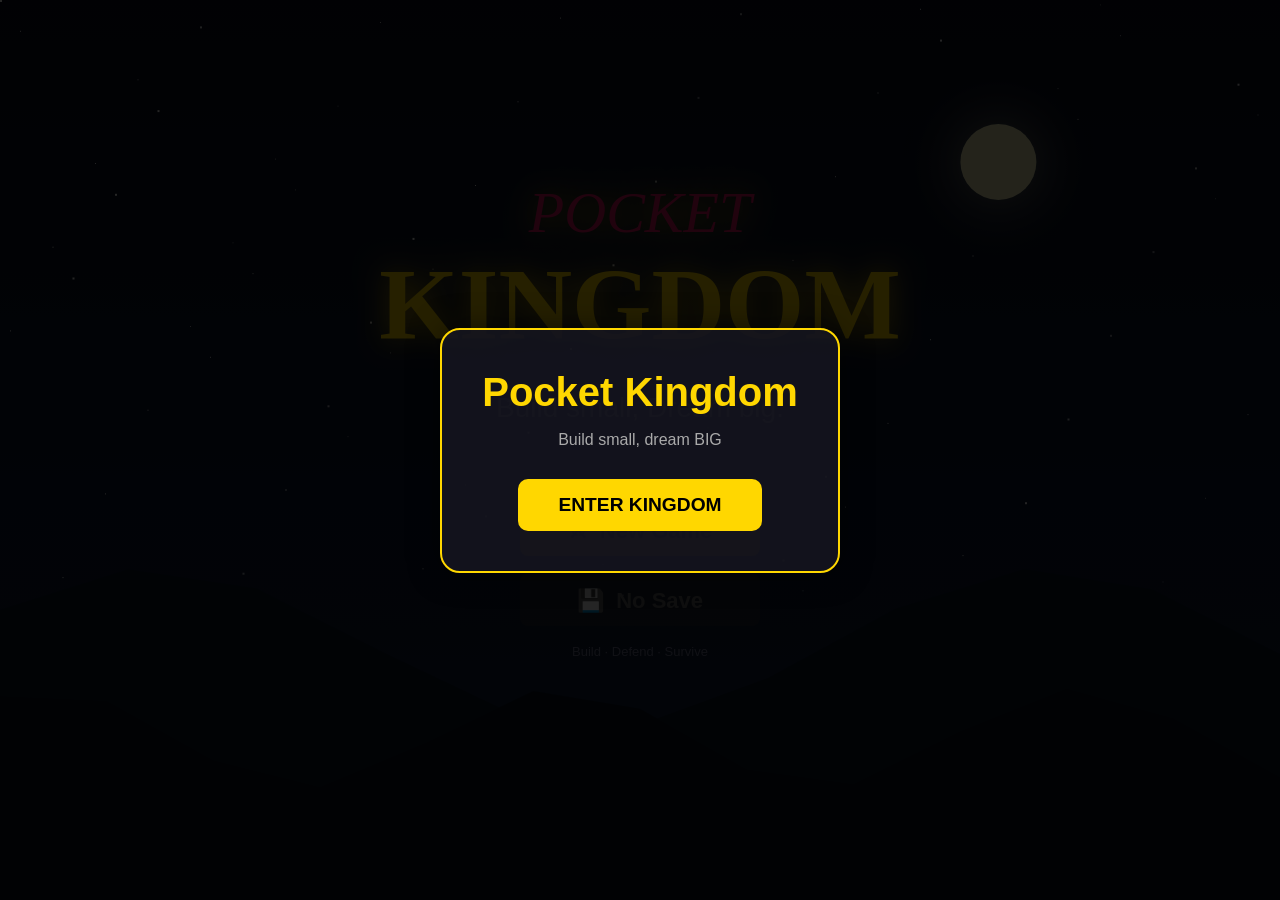
<file: Mobile/mobile.html>
<!DOCTYPE html>
<html lang="en">
<head>
    <meta charset="UTF-8">
    <meta name="viewport" content="width=device-width, initial-scale=1.0, maximum-scale=1.0, user-scalable=no, viewport-fit=cover">
    <title>Pocket Kingdom Mobile</title>
    <link rel="stylesheet" href="../style.css">
    <link rel="stylesheet" href="mobile.css">
</head>
<body>
    <div id="game-container">
        <canvas id="gameCanvas"></canvas>

        <!-- Start Overlay (Browser Requirement for Fullscreen/Audio) -->
        <div id="start-overlay">
            <div class="modal">
                <h1>Pocket Kingdom</h1>
                <p>Build small, dream BIG</p>
                <button id="start-btn">ENTER KINGDOM</button>
            </div>
        </div>

        <!-- Mobile Controls Overlay -->
        <div id="mobile-controls">
            <!-- Left Side: Movement -->
            <div class="control-group left">
                <div class="d-pad">
                    <div class="touch-btn lg" id="btn-left" data-key="KeyA">←</div>
                    <div class="touch-btn lg" id="btn-right" data-key="KeyD">→</div>
                </div>
            </div>

            <!-- Right Side: Actions -->
            <div class="control-group right">
                <div class="touch-btn sm" id="btn-sprint" data-key="ControlLeft">RUN</div>
                <!-- Action Row -->
                <div class="button-grid">
                    <div class="touch-btn action" id="btn-action" data-key="KeyE">ACTION</div>
                    <div class="touch-btn action" id="btn-follow" data-key="KeyR">FOLLOW</div>
                    <div class="touch-btn action" id="btn-heal" data-key="KeyH">HEAL</div>
                </div>
                <!-- Build Row -->
                <div class="build-grid">
                    <div class="touch-btn build" data-key="KeyB">WALL</div>
                    <div class="touch-btn build" data-key="KeyV">BARRACK</div>
                    <div class="touch-btn build" data-key="KeyF">FARM</div>
                </div>
                <!-- Numbers Row (Now smaller and at bottom) -->
                <div class="numbers-grid">
                    <div class="touch-btn action number" data-key="Digit1">1</div>
                    <div class="touch-btn action number" data-key="Digit2">2</div>
                    <div class="touch-btn action number" data-key="Digit3">3</div>
                </div>
            </div>
            
            <!-- Utility -->
            <div id="top-bar">
                <div class="touch-btn sm" id="btn-esc" data-key="Escape">ESC</div>
                <button id="fullscreen-toggle">⛶</button>
            </div>
        </div>
    </div>

    <!-- Main game script -->
    <script src="../app.js"></script>
    <!-- Mobile bridge script -->
    <script src="mobile.js"></script>
</body>
</html>
</file>
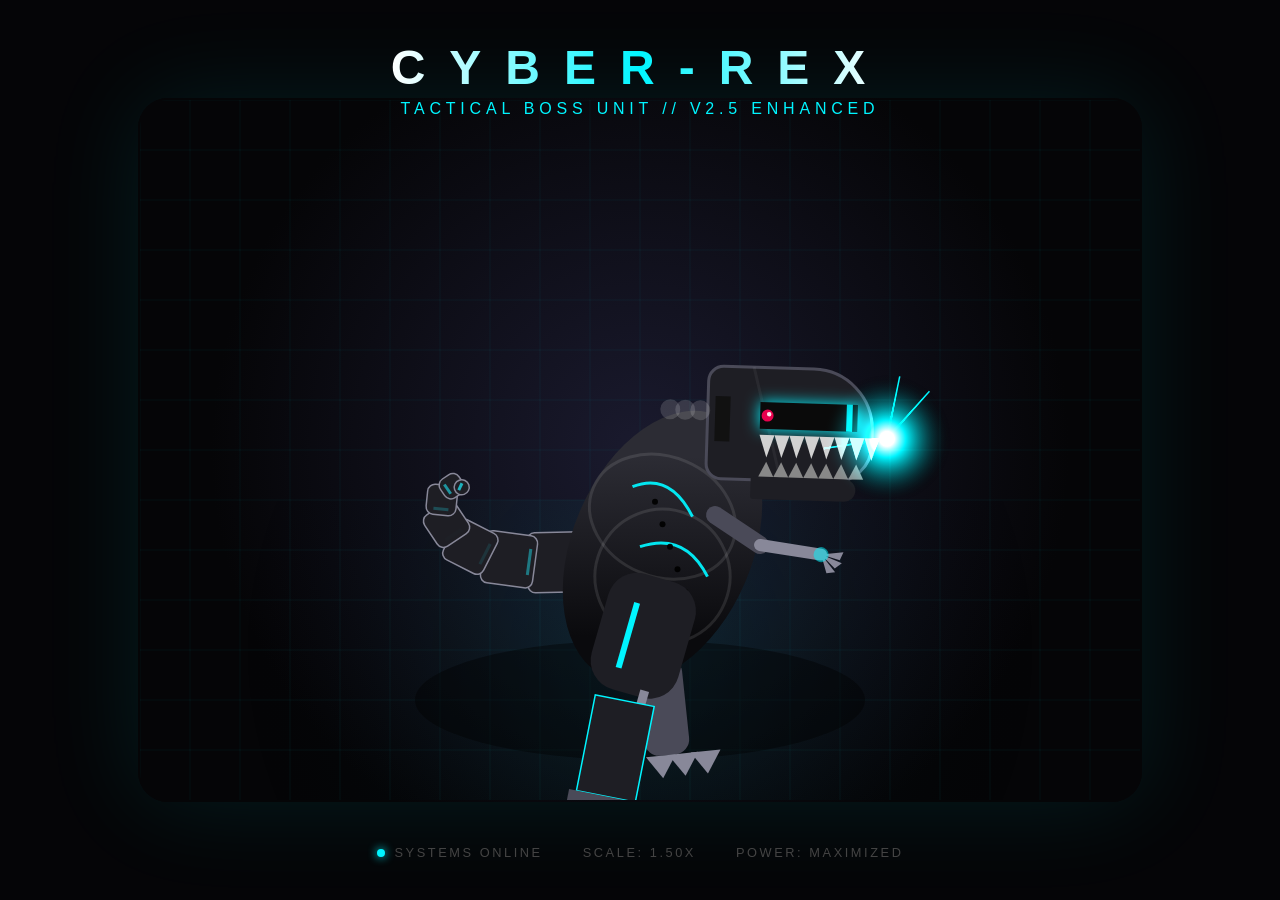
<file: assets/dragon preview/preview_Cyber_Rex.html>
<!DOCTYPE html>
<html lang="en">
<head>
    <meta charset="UTF-8">
    <meta name="viewport" content="width=device-width, initial-scale=1.0">
    <title>CYBER-REX: ELITE PRODUCTION PREVIEW</title>
    <style>
        :root {
            --bg: #050507;
            --neon: #00f5ff;
            --neon-glow: rgba(0, 245, 255, 0.4);
            --metal: #2c2c34;
            --accent: #ff0054;
        }

        body {
            background: var(--bg);
            color: #fff;
            margin: 0;
            padding: 0;
            font-family: 'Space Grotesk', 'Syncopate', sans-serif;
            display: flex;
            flex-direction: column;
            align-items: center;
            justify-content: center;
            min-height: 100vh;
            overflow: hidden;
        }

        .header {
            position: absolute;
            top: 40px;
            text-align: center;
            z-index: 10;
        }

        h1 {
            font-size: 3rem;
            margin: 0;
            letter-spacing: 0.5em;
            text-transform: uppercase;
            font-weight: 900;
            background: linear-gradient(90deg, #fff, var(--neon), #fff);
            -webkit-background-clip: text;
            -webkit-text-fill-color: transparent;
            animation: textPulse 4s infinite;
        }

        @keyframes textPulse {
            0%, 100% { filter: drop-shadow(0 0 5px var(--neon-glow)); }
            50% { filter: drop-shadow(0 0 20px var(--neon-glow)); }
        }

        .container {
            position: relative;
            background: radial-gradient(circle at center, #1a1a2e 0%, #050507 70%);
            padding: 2px;
            border-radius: 30px;
            box-shadow: 0 0 100px rgba(0, 245, 255, 0.1);
        }

        canvas {
            background: transparent;
            border-radius: 28px;
            display: block;
        }

        .footer {
            position: absolute;
            bottom: 40px;
            display: flex;
            gap: 40px;
            font-size: 0.8rem;
            letter-spacing: 0.2em;
            color: #444;
            text-transform: uppercase;
        }

        .status-item {
            display: flex;
            align-items: center;
            gap: 10px;
        }

        .dot {
            width: 8px;
            height: 8px;
            background: var(--neon);
            border-radius: 50%;
            box-shadow: 0 0 10px var(--neon);
            animation: blink 1s infinite;
        }

        @keyframes blink {
            0%, 100% { opacity: 1; }
            50% { opacity: 0.3; }
        }
    </style>
</head>
<body>

    <div class="header">
        <h1>CYBER-REX</h1>
        <p style="color: var(--neon); letter-spacing: 0.3em; margin-top: 5px;">TACTICAL BOSS UNIT // V2.5 ENHANCED</p>
    </div>

    <div class="container">
        <canvas id="mainCanvas" width="1000" height="700"></canvas>
    </div>

    <div class="footer">
        <div class="status-item"><div class="dot"></div> SYSTEMS ONLINE</div>
        <div class="status-item">SCALE: 1.50X</div>
        <div class="status-item">POWER: MAXIMIZED</div>
    </div>

    <script>
        const canvas = document.getElementById('mainCanvas');
        const ctx = canvas.getContext('2d');
        let time = 0;

        class CyberRex {
            constructor() {
                this.x = 500;
                this.y = 450;
                this.scale = 1.5;
                this.colors = {
                    plate: '#1e1e24',
                    metal: '#4a4a58',
                    lightMetal: '#888899',
                    neon: '#00f5ff',
                    glow: 'rgba(0, 245, 255, 0.5)',
                    eye: '#ffea00',
                    accent: '#ff0054'
                };
            }

            draw(time) {
                ctx.save();
                ctx.translate(this.x, this.y);
                ctx.scale(this.scale, this.scale);

                const bob = Math.sin(time * 5) * 5;
                const walk = Math.sin(time * 7);
                const breath = Math.sin(time * 3);

                this.drawShadow();
                ctx.translate(0, bob);

                this.drawBackLeg(walk);
                this.drawTail(time);
                this.drawBody(breath);
                this.drawArms(time);
                this.drawHead(time, breath);
                this.drawFrontLeg(walk);

                ctx.restore();
            }

            drawShadow() {
                ctx.fillStyle = 'rgba(0,0,0,0.4)';
                ctx.beginPath();
                ctx.ellipse(0, 100, 150, 40, 0, 0, Math.PI*2);
                ctx.fill();
            }

            drawBackLeg(walk) {
                ctx.save();
                ctx.translate(-20 - walk * 25, 30);
                ctx.rotate(0.2 + walk * 0.4);

                // Upper Leg (Thigh)
                ctx.fillStyle = this.colors.plate;
                ctx.beginPath();
                ctx.roundRect(-25, -20, 50, 70, 15);
                ctx.fill();
                ctx.strokeStyle = this.colors.metal; ctx.lineWidth = 2; ctx.stroke();

                // Hydraulic Piston 1
                const pHeight = 20 + walk * 10;
                ctx.fillStyle = this.colors.lightMetal;
                ctx.fillRect(-10, 40, 4, pHeight);
                ctx.fillStyle = this.colors.metal;
                ctx.fillRect(-13, 40 + pHeight - 5, 10, 10);

                // Lower Leg & Foot
                ctx.translate(0, 50);
                ctx.rotate(-0.4 - walk * 0.5);
                ctx.fillStyle = this.colors.metal;
                ctx.beginPath();
                ctx.roundRect(-15, 0, 30, 60, [5, 5, 10, 10]);
                ctx.fill();

                // Talons
                ctx.fillStyle = this.colors.lightMetal;
                for(let i=0; i<3; i++) {
                    ctx.beginPath();
                    ctx.moveTo(-15 + i*15, 60); ctx.lineTo(-15 + i*15 + 10, 75); ctx.lineTo(-15 + i*15 + 20, 60);
                    ctx.fill();
                }

                ctx.restore();
            }

            drawFrontLeg(walk) {
                ctx.save();
                ctx.translate(30 + walk * 25, 45);
                ctx.rotate(-0.1 - walk * 0.4);

                // Thigh
                ctx.fillStyle = this.colors.plate;
                ctx.beginPath();
                ctx.roundRect(-30, -25, 60, 80, 20);
                ctx.fill();
                // Neon strip on thigh
                ctx.strokeStyle = this.colors.neon; ctx.lineWidth = 4;
                ctx.beginPath(); ctx.moveTo(-10, -5); ctx.lineTo(-10, 40); ctx.stroke();

                // Piston
                const pHeight = 25 - walk * 12;
                ctx.fillStyle = this.colors.lightMetal;
                ctx.fillRect(8, 50, 6, pHeight);

                // Lower Leg
                ctx.translate(0, 60);
                ctx.rotate(0.2 + walk * 0.3);
                ctx.fillStyle = this.colors.plate;
                ctx.fillRect(-20, 0, 40, 65);
                ctx.strokeStyle = this.colors.neon; ctx.lineWidth = 1; ctx.strokeRect(-20,0,40,65);

                // Foot
                ctx.fillStyle = this.colors.metal;
                ctx.fillRect(-25, 65, 65, 15);
                // Big metallic claws
                ctx.fillStyle = this.colors.lightMetal;
                for(let i=0; i<3; i++) {
                    ctx.beginPath();
                    ctx.moveTo(10 + i*18, 70); ctx.lineTo(35 + i*18, 85); ctx.lineTo(15 + i*18, 80);
                    ctx.fill();
                }

                ctx.restore();
            }

            drawTail(time) {
                const tailWag = Math.sin(time * 3) * 15;
                let lastX = -35;
                let lastY = 10;
                
                ctx.save();
                for(let i=1; i<=7; i++) {
                    const segmentRotate = (tailWag / 10) * (i / 7) - 0.2;
                    ctx.translate(lastX, lastY);
                    ctx.rotate(segmentRotate);
                    
                    // Segment plate
                    ctx.fillStyle = this.colors.plate;
                    const size = 45 - i * 5;
                    ctx.beginPath(); ctx.roundRect(-size, -size/2, size, size, 5); ctx.fill();
                    ctx.strokeStyle = this.colors.lightMetal; ctx.lineWidth = 1; ctx.stroke();
                    
                    // Internal Energy
                    ctx.globalCompositeOperation = 'lighter';
                    ctx.fillStyle = this.colors.neon;
                    ctx.globalAlpha = 0.3 + Math.sin(time*10 + i)*0.3;
                    ctx.fillRect(-5, -size/4, 2, size/2);
                    ctx.globalAlpha = 1;
                    ctx.globalCompositeOperation = 'source-over';

                    lastX = -size + 5;
                    lastY = 0;
                }
                ctx.restore();
            }

            drawBody(breath) {
                ctx.save();
                // Layered Armor Plating
                const bodyGrad = ctx.createLinearGradient(0, -60, 0, 60);
                bodyGrad.addColorStop(0, '#2c2c34');
                bodyGrad.addColorStop(1, '#0a0a0d');
                ctx.fillStyle = bodyGrad;
                
                // Base structure
                ctx.beginPath();
                ctx.ellipse(15, 0, 60, 95, 0.4, 0, Math.PI*2);
                ctx.fill();

                // Detailed Plates
                ctx.strokeStyle = 'rgba(255,255,255,0.1)'; ctx.lineWidth = 2;
                ctx.beginPath(); ctx.ellipse(15, -20, 50, 40, 0.4, 0, Math.PI*2); ctx.stroke();
                ctx.beginPath(); ctx.ellipse(15, 20, 45, 45, 0.4, 0, Math.PI*2); ctx.stroke();

                // Energy Conduits (Cables)
                ctx.strokeStyle = this.colors.neon; ctx.lineWidth = 2;
                ctx.globalAlpha = 0.6 + breath * 0.4;
                ctx.beginPath(); ctx.moveTo(-5, -40); ctx.quadraticCurveTo(20, -50, 35, -20); ctx.stroke();
                ctx.beginPath(); ctx.moveTo(0, 0); ctx.quadraticCurveTo(30, -10, 45, 20); ctx.stroke();
                
                // Rivets/Bolts
                ctx.fillStyle = '#000';
                for(let i=0; i<5; i++) {
                    ctx.beginPath(); ctx.arc(10 + i*5, -30 + i*15, 2, 0, Math.PI*2); ctx.fill();
                }
                ctx.restore();
            }

            drawArms(time) {
                const armWave = Math.sin(time * 6) * 12;
                ctx.save();
                ctx.translate(50, -10 + armWave);
                
                // Upper arm
                ctx.strokeStyle = this.colors.metal; ctx.lineWidth = 12; ctx.lineCap = 'round';
                ctx.beginPath(); ctx.moveTo(0,0); ctx.lineTo(30, 20); ctx.stroke();
                
                // Forearm
                ctx.translate(30, 20);
                ctx.rotate(0.5 + Math.sin(time*8)*0.2);
                ctx.strokeStyle = this.colors.lightMetal; ctx.lineWidth = 8;
                ctx.beginPath(); ctx.moveTo(0,0); ctx.lineTo(40, -10); ctx.stroke();
                
                // Detailed Multi-Claw
                ctx.fillStyle = this.colors.lightMetal;
                for(let i=0; i<3; i++) {
                    ctx.save();
                    ctx.translate(40, -10);
                    ctx.rotate(-0.5 + i*0.5);
                    ctx.beginPath(); ctx.moveTo(0,0); ctx.lineTo(15, 0); ctx.lineTo(12, 5); ctx.closePath(); ctx.fill();
                    ctx.restore();
                }
                
                // Claw energy
                ctx.fillStyle = this.colors.neon; ctx.globalAlpha = 0.5;
                ctx.beginPath(); ctx.arc(40, -10, 5, 0, Math.PI*2); ctx.fill();
                ctx.restore();
            }

            drawHead(time, breath) {
                const headNod = Math.sin(time * 4) * 0.12;
                ctx.save();
                ctx.translate(65, -85);
                ctx.rotate(headNod);

                // --- Armor Shell ---
                ctx.fillStyle = this.colors.plate;
                ctx.beginPath();
                ctx.roundRect(-20, -35, 110, 75, [10, 40, 25, 10]);
                ctx.fill();
                ctx.strokeStyle = this.colors.metal; ctx.lineWidth = 2; ctx.stroke();

                // Panel lines
                ctx.strokeStyle = 'rgba(255,255,255,0.05)';
                ctx.beginPath(); ctx.moveTo(10, -35); ctx.lineTo(30, 40); ctx.stroke();
                
                // --- TACTICAL VISOR (EYE) ---
                // Outer glow
                ctx.shadowBlur = 15; ctx.shadowColor = this.colors.neon;
                ctx.fillStyle = '#0a0a0a';
                ctx.fillRect(15, -12, 65, 18);
                
                // Internal scanning effect
                ctx.shadowBlur = 0;
                const scanX = 15 + ((time * 80) % 65);
                ctx.fillStyle = this.colors.neon; ctx.globalAlpha = 0.8;
                ctx.fillRect(scanX, -12, 4, 18);
                
                // Lenses
                ctx.fillStyle = this.colors.accent; ctx.globalAlpha = 0.9;
                ctx.beginPath(); ctx.arc(20, -3, 4, 0, Math.PI*2); ctx.fill();
                ctx.fillStyle = '#fff'; ctx.beginPath(); ctx.arc(21, -4, 1.5, 0, Math.PI*2); ctx.fill();

                // --- TEETH (CHROME SERRATED) ---
                ctx.globalAlpha = 1;
                ctx.fillStyle = '#d1d1d1';
                const jawDrop = 5 + Math.sin(time * 12) * 4;
                // Top Teeth
                for(let i=0; i<8; i++) {
                    ctx.beginPath(); 
                    ctx.moveTo(15 + i*10, 10); ctx.lineTo(20 + i*10, 25); ctx.lineTo(25 + i*10, 10);
                    ctx.fill();
                }
                // Lower Jaw (separate)
                ctx.fillStyle = this.colors.plate;
                ctx.save();
                ctx.translate(10, 30 + jawDrop);
                ctx.beginPath(); ctx.roundRect(0, 0, 70, 15, [2, 10, 10, 2]); ctx.fill();
                // Bottom Teeth
                ctx.fillStyle = '#888';
                for(let i=0; i<7; i++) {
                    ctx.beginPath(); 
                    ctx.moveTo(5 + i*10, 0); ctx.lineTo(10 + i*10, -10); ctx.lineTo(15 + i*10, 0);
                    ctx.fill();
                }
                ctx.restore();

                // --- HEAT SINK / EXHAUST ---
                ctx.fillStyle = '#111';
                ctx.fillRect(-15, -15, 10, 30);
                if (breath > 0.7) {
                    // Steam particles
                    ctx.fillStyle = 'rgba(255,255,255,0.15)';
                    for(let i=0; i<3; i++) {
                        ctx.beginPath(); ctx.arc(-25 - i*10, -10 + Math.sin(time*20)*5, 8 * breath, 0, Math.PI*2); ctx.fill();
                    }
                }

                // --- PLASMA CHARGE ---
                ctx.globalCompositeOperation = 'lighter';
                const pulse = 30 + breath * 15;
                const pGrad = ctx.createRadialGradient(100, 10, 5, 100, 10, pulse);
                pGrad.addColorStop(0, '#fff');
                pGrad.addColorStop(0.2, this.colors.neon);
                pGrad.addColorStop(1, 'transparent');
                ctx.fillStyle = pGrad;
                ctx.beginPath(); ctx.arc(100, 10, pulse, 0, Math.PI*2); ctx.fill();
                
                // Lightning arcs
                ctx.strokeStyle = this.colors.neon; ctx.lineWidth = 1;
                for(let i=0; i<3; i++) {
                    ctx.beginPath();
                    ctx.moveTo(100, 10);
                    const ang = Math.random() * Math.PI * 2;
                    ctx.lineTo(100 + Math.cos(ang)*pulse, 10 + Math.sin(ang)*pulse);
                    ctx.stroke();
                }
                
                ctx.globalCompositeOperation = 'source-over';
                ctx.restore();
            }
        }

        const rex = new CyberRex();

        function drawEnvironment() {
            // Subtle Grid
            ctx.strokeStyle = 'rgba(0, 245, 255, 0.05)';
            ctx.lineWidth = 1;
            for(let x=0; x<canvas.width; x+=50) {
                ctx.beginPath(); ctx.moveTo(x, 0); ctx.lineTo(x, canvas.height); ctx.stroke();
            }
            for(let y=0; y<canvas.height; y+=50) {
                ctx.beginPath(); ctx.moveTo(0, y); ctx.lineTo(canvas.width, y); ctx.stroke();
            }
            
            // Floor light
            const fGrad = ctx.createRadialGradient(500, 550, 0, 500, 550, 400);
            fGrad.addColorStop(0, 'rgba(0, 245, 255, 0.1)');
            fGrad.addColorStop(1, 'transparent');
            ctx.fillStyle = fGrad;
            ctx.fillRect(0, 400, 1000, 300);
        }

        function loop() {
            ctx.clearRect(0, 0, canvas.width, canvas.height);
            drawEnvironment();
            rex.draw(time);
            time += 0.016;
            requestAnimationFrame(loop);
        }

        loop();
    </script>
</body>
</html>
</file>
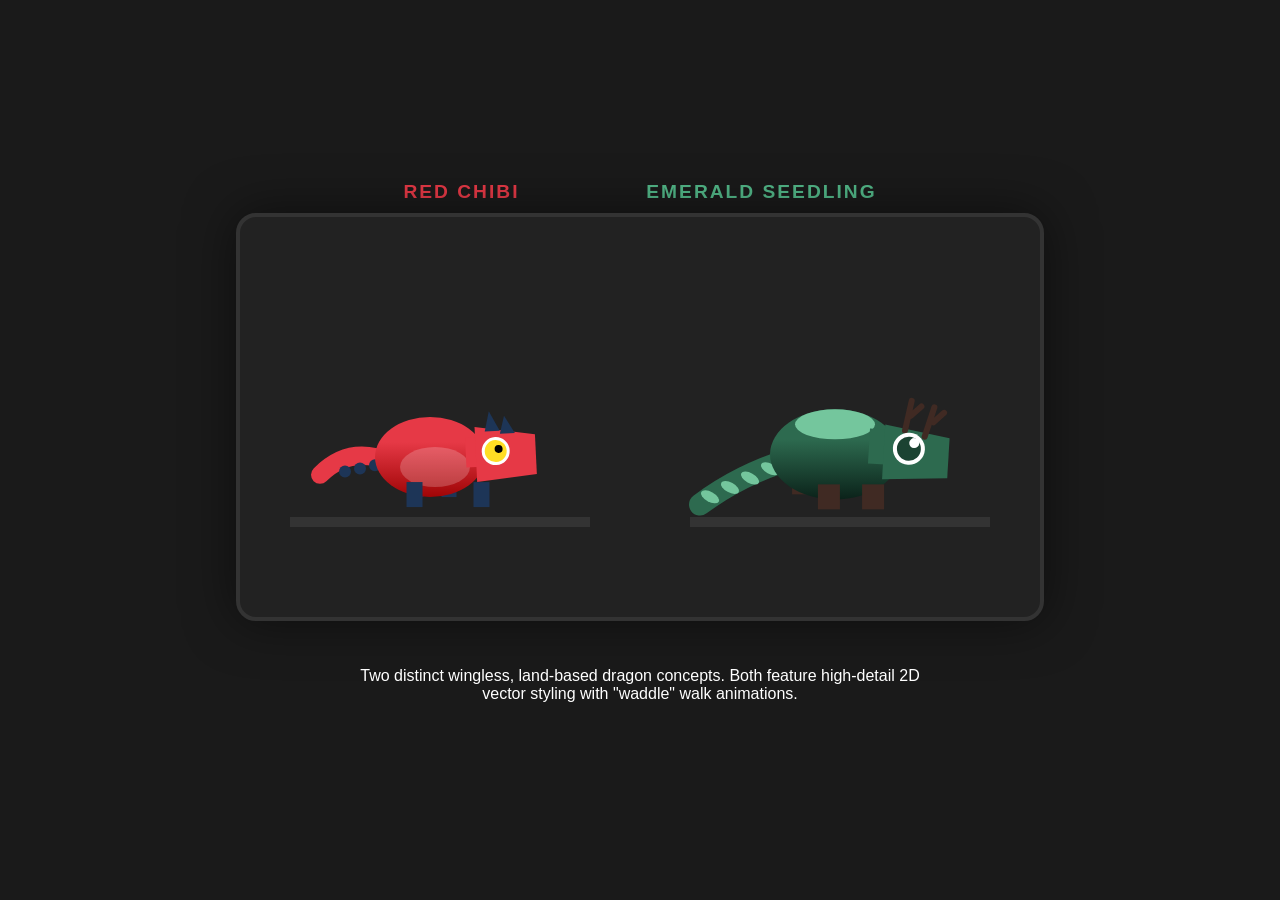
<file: assets/dragon preview/preview_dragon.html>
<!DOCTYPE html>
<html>
<head>
    <title>Dragon Preview - New Designs</title>
    <style>
        body { background: #1a1a1a; display: flex; flex-direction: column; align-items: center; justify-content: center; min-height: 100vh; margin: 0; font-family: 'Segoe UI', Tahoma, Geneva, Verdana, sans-serif; color: #fff; }
        canvas { background: #222; box-shadow: 0 0 50px rgba(0,0,0,0.5); border-radius: 20px; border: 4px solid #333; }
        .info { margin-top: 30px; text-align: center; max-width: 600px; }
        .labels { display: flex; justify-content: space-around; width: 600px; margin-bottom: 10px; font-weight: bold; font-size: 1.2em; text-transform: uppercase; letter-spacing: 2px; }
        .label.red { color: #e63946; }
        .label.green { color: #52b788; }
    </style>
</head>
<body>
    <div class="labels">
        <div class="label red">Red Chibi</div>
        <div class="label green">Emerald Seedling</div>
    </div>
    <canvas id="canvas" width="800" height="400"></canvas>
    <div class="info">
        <p>Two distinct wingless, land-based dragon concepts. Both feature high-detail 2D vector styling with "waddle" walk animations.</p>
    </div>

    <script>
        const canvas = document.getElementById('canvas');
        const ctx = canvas.getContext('2d');
        let time = 0;

        function drawRedDragon(ctx, x, y, time) {
            ctx.save();
            const bob = Math.sin(time * 5) * 5;
            const legWalk = Math.sin(time * 8);
            ctx.translate(x, y + bob);

            const color = '#e63946';
            const dark = '#1d3557';
            const gold = '#ffd700';

            // Legs
            ctx.fillStyle = dark;
            ctx.fillRect(10 + legWalk * 10, 30, 15, 25);
            ctx.fillRect(60 - legWalk * 10, 30, 15, 25);
            
            // Tail
            const tailWag = Math.sin(time * 4) * 15;
            ctx.strokeStyle = color; ctx.lineWidth = 18; ctx.lineCap = 'round';
            ctx.beginPath(); ctx.moveTo(0, 20); ctx.quadraticCurveTo(-40, 10 + tailWag, -70, 40 + tailWag); ctx.stroke();
            ctx.fillStyle = dark;
            for(let i=1; i<4; i++) {
                ctx.beginPath(); ctx.arc(-15*i, 20 + i*5 + tailWag*(i/4), 6, 0, Math.PI*2); ctx.fill();
            }

            // Body
            const gr = ctx.createLinearGradient(0, 0, 0, 60);
            gr.addColorStop(0, color); gr.addColorStop(1, '#900');
            ctx.fillStyle = gr;
            ctx.beginPath(); ctx.ellipse(40, 15, 55, 40, 0, 0, Math.PI * 2); ctx.fill();
            // Belly
            ctx.fillStyle = 'rgba(255,255,255,0.2)';
            ctx.beginPath(); ctx.ellipse(45, 25, 35, 20, 0, 0, Math.PI * 2); ctx.fill();

            // Front Legs
            ctx.fillStyle = dark;
            ctx.fillRect(25 - legWalk * 10, 40, 16, 25);
            ctx.fillRect(75 + legWalk * 10, 40, 16, 25);

            // Head
            ctx.save();
            ctx.translate(85, -5);
            ctx.rotate(Math.sin(time * 4) * 0.1);
            ctx.fillStyle = color; ctx.fillRect(-10, 0, 30, 30);
            ctx.beginPath(); ctx.moveTo(0, -10); ctx.lineTo(60, 0); ctx.lineTo(60, 40); ctx.lineTo(0, 45); ctx.closePath(); ctx.fill();
            // Horns
            ctx.fillStyle = dark;
            ctx.beginPath(); ctx.moveTo(10, -5); ctx.lineTo(15, -25); ctx.lineTo(25, -5); ctx.fill();
            ctx.beginPath(); ctx.moveTo(25, -2); ctx.lineTo(30, -20); ctx.lineTo(40, -2); ctx.fill();
            // Eyes
            ctx.fillStyle = '#fff'; ctx.beginPath(); ctx.arc(20, 15, 14, 0, Math.PI * 2); ctx.fill();
            ctx.fillStyle = gold; ctx.globalAlpha = 0.8 + Math.sin(time * 10) * 0.2;
            ctx.beginPath(); ctx.arc(20, 15, 11, 0, Math.PI * 2); ctx.fill();
            ctx.globalAlpha = 1; ctx.fillStyle = '#000'; ctx.beginPath(); ctx.arc(23, 13, 4, 0, Math.PI * 2); ctx.fill();
            ctx.restore();
            ctx.restore();
        }

        function drawGreenDragon(ctx, x, y, time) {
            ctx.save();
            const bob = Math.sin(time * 3) * 6; // Slower bob
            const legWalk = Math.sin(time * 5); // Slower waddle
            ctx.translate(x, y + bob);

            const color = '#2d6a4f';
            const lighter = '#74c69d';
            const brown = '#402a23';

            // Legs
            ctx.fillStyle = brown;
            ctx.fillRect(10 + legWalk * 8, 30, 20, 25);
            ctx.fillRect(60 - legWalk * 8, 30, 20, 25);
            
            // Tail
            const tailWag = Math.sin(time * 2.5) * 20;
            ctx.strokeStyle = color; ctx.lineWidth = 22; ctx.lineCap = 'round';
            ctx.beginPath(); ctx.moveTo(0, 20); ctx.quadraticCurveTo(-50, 20 + tailWag, -90, 50 + tailWag); ctx.stroke();
            // Leaves on tail
            ctx.fillStyle = lighter;
            for(let i=1; i<5; i++) {
                ctx.beginPath(); ctx.ellipse(-20*i, 20 + i*6 + tailWag*(i/4.5), 10, 5, 0.5, 0, Math.PI*2); ctx.fill();
            }

            // Body (More rounded)
            const gr = ctx.createLinearGradient(0, 0, 0, 65);
            gr.addColorStop(0, color); gr.addColorStop(1, '#081c15');
            ctx.fillStyle = gr;
            ctx.beginPath(); ctx.ellipse(45, 15, 65, 45, 0, 0, Math.PI * 2); ctx.fill();
            // Mossy Top
            ctx.fillStyle = lighter;
            ctx.beginPath(); ctx.ellipse(45, -15, 40, 15, 0, 0, Math.PI * 2); ctx.fill();

            // Front Legs
            ctx.fillStyle = brown;
            ctx.fillRect(20 - legWalk * 8, 45, 22, 25);
            ctx.fillRect(80 + legWalk * 8, 45, 22, 25);

            // Head (Wooden feel)
            ctx.save();
            ctx.translate(95, -10);
            ctx.rotate(Math.sin(time * 3) * 0.15);
            ctx.fillStyle = color; ctx.fillRect(-15, 0, 40, 35);
            ctx.beginPath(); ctx.moveTo(0, -5); ctx.lineTo(65, 5); ctx.lineTo(65, 45); ctx.lineTo(0, 50); ctx.closePath(); ctx.fill();
            // Branch Horns
            ctx.strokeStyle = brown; ctx.lineWidth = 6; ctx.lineCap = 'round';
            ctx.beginPath(); ctx.moveTo(20, 0); ctx.lineTo(25, -30); ctx.moveTo(25, -15); ctx.lineTo(35, -25); ctx.stroke();
            ctx.beginPath(); ctx.moveTo(40, 5); ctx.lineTo(48, -25); ctx.moveTo(48, -10); ctx.lineTo(58, -20); ctx.stroke();
            // Big Gentle Eyes
            ctx.fillStyle = '#fff'; ctx.beginPath(); ctx.arc(25, 18, 16, 0, Math.PI * 2); ctx.fill();
            ctx.fillStyle = '#1b4332'; ctx.beginPath(); ctx.arc(25, 18, 12, 0, Math.PI * 2); ctx.fill();
            ctx.fillStyle = '#fff'; ctx.beginPath(); ctx.arc(30, 12, 5, 0, Math.PI * 2); ctx.fill(); // Shinie
            ctx.restore();
            ctx.restore();
        }

        function loop() {
            ctx.clearRect(0,0,800,400);
            
            // Draw background platform
            ctx.fillStyle = '#333';
            ctx.fillRect(50, 300, 300, 10);
            ctx.fillRect(450, 300, 300, 10);

            drawRedDragon(ctx, 150, 230, time);
            drawGreenDragon(ctx, 550, 220, time);
            
            time += 0.016;
            requestAnimationFrame(loop);
        }
        loop();
    </script>
</body>
</html>
</file>
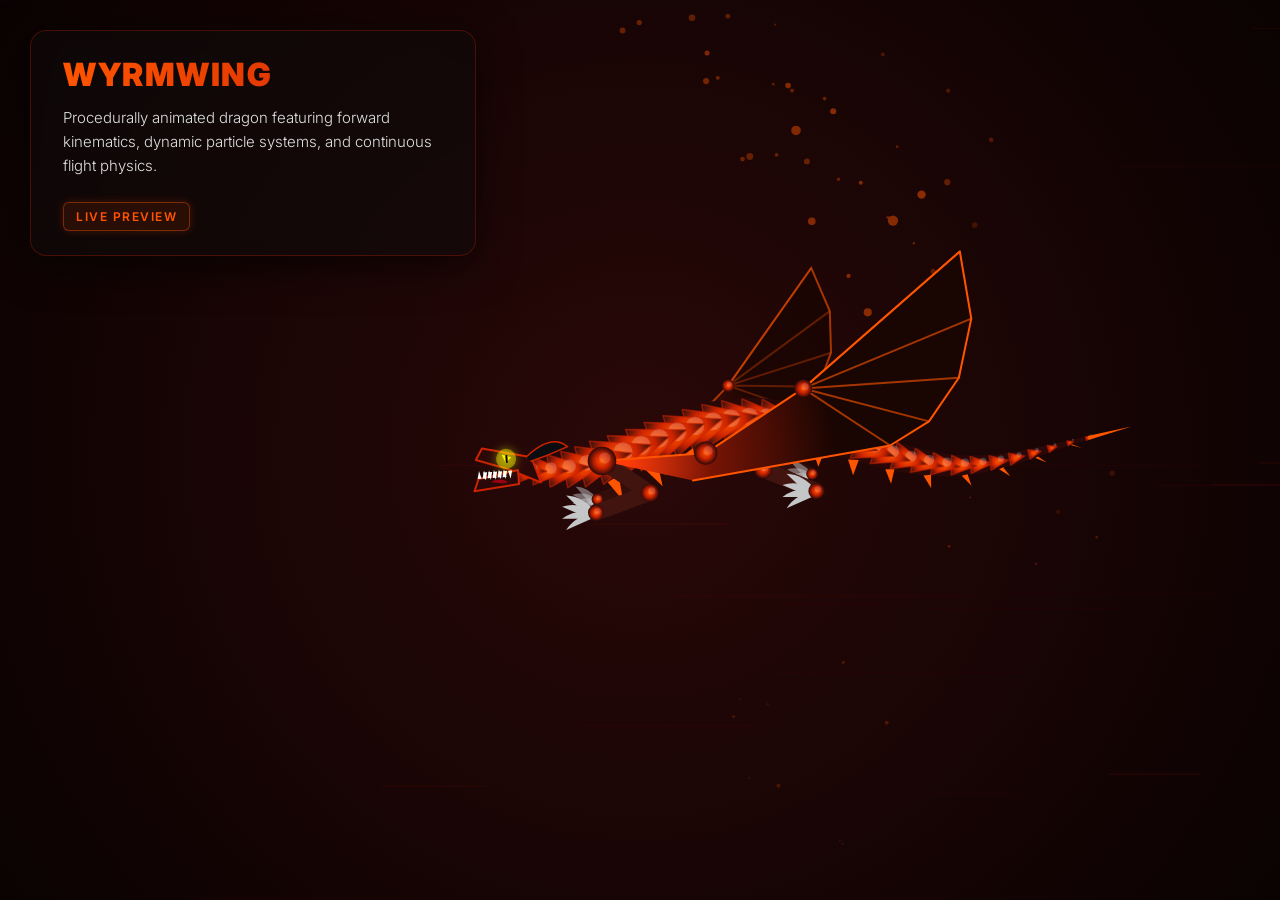
<file: assets/dragon preview/preview_final_dragon.html>
<!DOCTYPE html>
<html lang="en">

<head>
    <meta charset="UTF-8">
    <meta name="viewport" content="width=device-width, initial-scale=1.0">
    <title>Wyrmwing - Procedural Dragon</title>
    <style>
        @import url('https://fonts.googleapis.com/css2?family=Inter:wght@300;600;900&display=swap');

        body,
        html {
            margin: 0;
            padding: 0;
            width: 100%;
            height: 100%;
            background: radial-gradient(circle at center, #2a0808 0%, #0a0202 100%);
            overflow: hidden;
            font-family: 'Inter', sans-serif;
        }

        canvas {
            display: block;
        }

        #overlay {
            position: absolute;
            top: 30px;
            left: 30px;
            background: rgba(16, 11, 11, 0.6);
            backdrop-filter: blur(12px);
            -webkit-backdrop-filter: blur(12px);
            border: 1px solid rgba(204, 34, 0, 0.3);
            padding: 24px 32px;
            border-radius: 16px;
            color: #c5c6c7;
            box-shadow: 0 10px 40px rgba(0, 0, 0, 0.6);
            pointer-events: none;
            max-width: 380px;
            z-index: 10;
            transition: all 0.3s ease;
        }

        h1 {
            margin: 0 0 12px 0;
            font-size: 32px;
            font-weight: 900;
            background: linear-gradient(90deg, #ff5500, #cc2200);
            -webkit-background-clip: text;
            -webkit-text-fill-color: transparent;
            background-clip: text;
            letter-spacing: 1.5px;
            text-transform: uppercase;
        }

        p {
            margin: 8px 0;
            font-size: 15px;
            line-height: 1.6;
            font-weight: 300;
            color: #e0e2e4;
        }

        .badge {
            display: inline-block;
            padding: 6px 12px;
            background: rgba(255, 85, 0, 0.1);
            border: 1px solid rgba(255, 85, 0, 0.4);
            border-radius: 6px;
            font-size: 12px;
            color: #ff5500;
            margin-top: 16px;
            font-weight: 600;
            letter-spacing: 1.5px;
            text-transform: uppercase;
            box-shadow: 0 0 10px rgba(255, 85, 0, 0.2);
        }
    </style>
</head>

<body>
    <div id="overlay">
        <h1>Wyrmwing</h1>
        <p>Procedurally animated dragon featuring forward kinematics, dynamic particle systems, and continuous flight
            physics.</p>
        <div class="badge">Live Preview</div>
    </div>
    <canvas id="dragonCanvas"></canvas>

    <script>
        const canvas = document.getElementById('dragonCanvas');
        const ctx = canvas.getContext('2d');

        let width, height;
        function resize() {
            width = canvas.width = window.innerWidth;
            height = canvas.height = window.innerHeight;
        }
        window.addEventListener('resize', resize);
        resize();

        class Particle {
            constructor(x, y, vx, vy, life, color, size, isFire) {
                this.x = x; this.y = y; this.vx = vx; this.vy = vy;
                this.life = life; this.maxLife = life;
                this.color = color; this.size = size;
                this.isFire = isFire;
            }
            update(dt) {
                this.x += this.vx * dt;
                this.y += this.vy * dt;
                this.life -= dt;
                if (this.isFire) {
                    this.size += 25 * dt;
                    this.vy -= 120 * dt; // Heat rises normally
                } else {
                    this.size *= 0.96;
                }
            }
            draw(ctx) {
                if (this.life <= 0) return;
                ctx.globalAlpha = Math.max(0, this.life / this.maxLife);
                ctx.fillStyle = this.color;

                if (this.isFire) {
                    ctx.shadowBlur = 15;
                    ctx.shadowColor = this.color;
                }

                ctx.beginPath();
                ctx.arc(this.x, this.y, this.size, 0, Math.PI * 2);
                ctx.fill();

                ctx.shadowBlur = 0; // reset
                ctx.globalAlpha = 1;
            }
        }

        class Dragon {
            constructor() {
                this.time = 0;
                this.particles = [];
                this.segments = [];
                for (let i = 0; i < 32; i++) {
                    this.segments.push({ x: 0, y: 0, r: 0 });
                }
            }

            update(dt, t) {
                this.time = t;
                for (let i = this.particles.length - 1; i >= 0; i--) {
                    this.particles[i].update(dt);
                    if (this.particles[i].life <= 0) {
                        this.particles.splice(i, 1);
                    }
                }

                for (let i = 0; i < this.segments.length; i++) {
                    let tOffset = this.time * 6 - i * 0.28;
                    let x = 160 - i * 18;
                    let y = Math.sin(tOffset) * 22;
                    let tilt = Math.cos(this.time * 1.8) * 12;
                    y += Math.sin(i * 0.1) * tilt;

                    let r;
                    if (i < 5) r = 12 + i * 2.5;
                    else if (i < 16) r = 24 - (i - 5) * 0.3;
                    else r = 20.7 - (i - 16) * 1.3;

                    this.segments[i] = { x, y, r: Math.max(2, r) };
                }
            }

            drawJoint(ctx, x, y, r) {
                let grad = ctx.createRadialGradient(x, y, 0, x, y, r);
                grad.addColorStop(0, "#ff5500");
                grad.addColorStop(0.5, "#cc2200");
                grad.addColorStop(1, "#2a0808");

                ctx.fillStyle = grad;
                ctx.beginPath();
                ctx.arc(x, y, r, 0, Math.PI * 2);
                ctx.fill();

                ctx.fillStyle = "rgba(255, 255, 255, 0.15)";
                ctx.beginPath();
                ctx.arc(x - r * 0.2, y - r * 0.2, r * 0.4, 0, Math.PI * 2);
                ctx.fill();
            }

            drawWing(ctx, shoulder, isFront) {
                let flapFreq = 1.1;
                let phase = this.time * Math.PI * 2 * flapFreq;
                if (!isFront) phase -= 0.15;

                let flap = Math.sin(phase);
                let downStroke = -Math.cos(phase); // Max 1.0 at mid-downstroke

                let lengthScale = isFront ? 1.3 : 0.9;

                let elbowDist = 80 * lengthScale;
                // Swing wing from UP to DOWN (126 degree sweep)
                let elbowAngle = Math.PI + flap * 1.1;

                let elbowX = shoulder.x + Math.cos(elbowAngle) * elbowDist;
                let elbowY = shoulder.y + Math.sin(elbowAngle) * elbowDist;

                let wristDist = 90 * lengthScale;
                let wristFlap = Math.sin(phase - 0.6);
                let wristAngle = elbowAngle + 0.2 + wristFlap * 0.5;

                let wristX = elbowX + Math.cos(wristAngle) * wristDist;
                let wristY = elbowY + Math.sin(wristAngle) * wristDist;

                let fingers = [];
                for (let i = 0; i < 5; i++) {
                    let fingerFlap = Math.sin(phase - 1.0);
                    let fanOffset = -0.1 - i * 0.25;
                    // Spread fingers wider on downstroke, fold on upstroke
                    let spreadFactor = 1.0 + downStroke * 0.3;
                    let fAngle = wristAngle + fanOffset * spreadFactor + fingerFlap * 0.3;

                    let fDist = (160 - i * 20) * lengthScale;
                    fingers.push({
                        x: wristX + Math.cos(fAngle) * fDist,
                        y: wristY + Math.sin(fAngle) * fDist
                    });
                }

                if (isFront && Math.random() < 0.5) {
                    for (let i = 0; i < fingers.length; i += 2) {
                        this.particles.push(new Particle(
                            fingers[i].x, fingers[i].y,
                            -180 - Math.random() * 80, (Math.random() - 0.5) * 30,
                            0.5 + Math.random() * 0.5,
                            `rgba(255, 85, 0, 0.5)`,
                            2 + Math.random() * 4,
                            false
                        ));
                    }
                }

                let fillAlpha = isFront ? 1.0 : 0.7;
                let strokeAlpha = isFront ? 1.0 : 0.6;

                let grad = ctx.createRadialGradient(shoulder.x, shoulder.y, 20 * lengthScale, shoulder.x, shoulder.y, 180 * lengthScale);
                grad.addColorStop(0, `rgba(255, 60, 10, ${fillAlpha})`);
                grad.addColorStop(0.4, `rgba(120, 20, 5, ${fillAlpha})`);
                grad.addColorStop(1, `rgba(25, 5, 2, ${fillAlpha})`);

                ctx.fillStyle = grad;
                ctx.strokeStyle = `rgba(255, 85, 0, ${strokeAlpha})`;
                ctx.lineWidth = 2.0;

                ctx.beginPath();
                ctx.moveTo(shoulder.x, shoulder.y);
                ctx.lineTo(elbowX, elbowY);
                ctx.lineTo(wristX, wristY);
                for (let i = 0; i < fingers.length; i++) {
                    ctx.lineTo(fingers[i].x, fingers[i].y);
                }
                ctx.lineTo(shoulder.x - 70 * lengthScale, shoulder.y + 15 * lengthScale);
                ctx.fill();
                ctx.stroke();

                ctx.beginPath();
                ctx.strokeStyle = `rgba(255, 85, 0, ${isFront ? 0.6 : 0.3})`;
                for (let i = 0; i < fingers.length; i++) {
                    ctx.moveTo(wristX, wristY);
                    ctx.lineTo(fingers[i].x, fingers[i].y);
                }
                ctx.stroke();

                this.drawJoint(ctx, shoulder.x, shoulder.y, 11 * lengthScale);
                this.drawJoint(ctx, elbowX, elbowY, 9 * lengthScale);
                this.drawJoint(ctx, wristX, wristY, 7 * lengthScale);
            }

            drawLeg(ctx, anchor, isFront, isForeLeg) {
                let lengthScale = isFront ? 1.15 : 0.85;
                let colorAlpha = isFront ? 1 : 0.5;

                let thighAngle = isForeLeg ? Math.PI * 0.85 : Math.PI * 0.25;
                let thighLen = 50 * lengthScale;

                let legWobble = Math.sin(this.time * 4 + (isForeLeg ? 0 : 1.5)) * 0.15;
                thighAngle += legWobble;

                let kneeX = anchor.x + Math.cos(thighAngle) * thighLen;
                let kneeY = anchor.y + Math.sin(thighAngle) * thighLen;

                let shinAngle = isForeLeg ? Math.PI * 0.15 : Math.PI * 0.85;
                shinAngle += legWobble;
                let shinLen = 50 * lengthScale;

                let footX = kneeX + Math.cos(shinAngle) * shinLen;
                let footY = kneeY + Math.sin(shinAngle) * shinLen;

                ctx.strokeStyle = `rgba(65, 20, 15, ${colorAlpha})`;
                ctx.lineWidth = 14 * lengthScale;
                ctx.lineCap = "round";
                ctx.lineJoin = "round";

                ctx.beginPath();
                ctx.moveTo(anchor.x, anchor.y);
                ctx.lineTo(kneeX, kneeY);
                ctx.lineTo(footX, footY);
                ctx.stroke();

                ctx.fillStyle = `rgba(197, 198, 199, ${colorAlpha})`;
                for (let i = 0; i < 4; i++) {
                    let clawAngle = (i - 1.5) * 0.35;
                    ctx.beginPath();
                    ctx.moveTo(footX, footY);

                    let cpX = footX + Math.cos(clawAngle - 0.4) * 18 * lengthScale;
                    let cpY = footY + Math.sin(clawAngle - 0.4) * 18 * lengthScale;
                    let tipX = footX + Math.cos(clawAngle) * 30 * lengthScale;
                    let tipY = footY + Math.sin(clawAngle) * 30 * lengthScale;

                    ctx.quadraticCurveTo(cpX, cpY, tipX, tipY);
                    ctx.lineTo(footX + Math.cos(clawAngle + 0.2) * 6, footY + 6);
                    ctx.fill();
                }

                this.drawJoint(ctx, anchor.x, anchor.y, 9 * lengthScale);
                this.drawJoint(ctx, kneeX, kneeY, 8 * lengthScale);
                this.drawJoint(ctx, footX, footY, 7 * lengthScale);
            }

            drawHead(ctx, seg) {
                let x = seg.x;
                let y = seg.y;

                ctx.save();
                ctx.translate(x, y);
                let fireCycle = (this.time % 6);
                let isBreathingFire = fireCycle > 4.2;

                let headTilt = 0;
                if (isBreathingFire) {
                    let phaseFire = fireCycle - 4.2;
                    if (phaseFire < 0.2) headTilt = (phaseFire / 0.2) * (Math.PI / 4);
                    else if (phaseFire > 1.6) headTilt = ((1.8 - phaseFire) / 0.2) * (Math.PI / 4);
                    else headTilt = Math.PI / 4;
                }

                let angle = Math.sin(this.time * 3) * 0.12 + headTilt;
                ctx.rotate(angle);

                let jawOpen = isBreathingFire ? 40 : Math.max(0, Math.sin(this.time * 6)) * 10;

                if (isBreathingFire) {
                    let mX = Math.cos(angle) * 35;
                    let mY = Math.sin(angle) * 35 + jawOpen * 0.6;

                    for (let i = 0; i < 4; i++) {
                        let speed = 250 + Math.random() * 200;
                        let spread = (Math.random() - 0.5) * 0.6;
                        let fColor = Math.random() > 0.4 ? '#ff3300' : '#ffaa00';
                        if (Math.random() > 0.85) fColor = '#ffffff';

                        this.particles.push(new Particle(
                            x + mX, y + mY,
                            Math.cos(angle + spread) * speed,
                            Math.sin(angle + spread) * speed,
                            0.3 + Math.random() * 0.5,
                            fColor,
                            8 + Math.random() * 12,
                            true
                        ));
                    }
                }

                ctx.fillStyle = "#2a0808";
                ctx.strokeStyle = "#cc2200";
                ctx.lineWidth = 2;

                ctx.beginPath();
                ctx.moveTo(0, -14);
                ctx.lineTo(50, -18);
                ctx.lineTo(55, -6);
                ctx.lineTo(22, 0);
                ctx.lineTo(-12, 10);
                ctx.closePath();
                ctx.fill(); ctx.stroke();

                ctx.save();
                ctx.translate(12, 0);
                ctx.rotate(jawOpen * Math.PI / 180);
                ctx.beginPath();
                ctx.moveTo(0, 0);
                ctx.lineTo(40, 6);
                ctx.lineTo(45, 18);
                ctx.lineTo(0, 14);
                ctx.closePath();
                ctx.fill(); ctx.stroke();

                ctx.fillStyle = "#ffffff";
                for (let i = 0; i < 6; i++) {
                    ctx.beginPath();
                    ctx.moveTo(18 + i * 5 - 12, 0);
                    ctx.lineTo(20 + i * 5 - 12, 8);
                    ctx.lineTo(22 + i * 5 - 12, 0);
                    ctx.fill();

                    ctx.beginPath();
                    ctx.moveTo(12 + i * 5, 6);
                    ctx.lineTo(14 + i * 5, -2);
                    ctx.lineTo(16 + i * 5, 6);
                    ctx.fill();
                }

                if (isBreathingFire) {
                    ctx.fillStyle = "#ff0000";
                    ctx.beginPath();
                    ctx.arc(18, 6, 10, 0, Math.PI * 2);
                    ctx.fill();
                    ctx.fillStyle = "rgba(255, 100, 0, 0.6)";
                    ctx.shadowBlur = 20;
                    ctx.shadowColor = "#ff5500";
                    ctx.beginPath();
                    ctx.arc(18, 6, 18, 0, Math.PI * 2);
                    ctx.fill();
                    ctx.shadowBlur = 0;
                } else {
                    ctx.fillStyle = "#990011";
                    ctx.beginPath();
                    ctx.moveTo(12, 10);
                    ctx.quadraticCurveTo(22, 6, 28, 10);
                    ctx.quadraticCurveTo(22, 12, 12, 12);
                    ctx.fill();
                }
                ctx.restore();

                let isBlinking = (this.time % 4.5) < 0.12;
                if (!isBlinking) {
                    ctx.fillStyle = "#ffdd00";
                    ctx.beginPath();
                    ctx.moveTo(20, -12);
                    ctx.lineTo(30, -14);
                    ctx.lineTo(25, -6);
                    ctx.closePath();
                    ctx.fill();

                    ctx.fillStyle = "rgba(255, 255, 0, 0.4)";
                    ctx.shadowBlur = 10;
                    ctx.shadowColor = "#ffff00";
                    ctx.beginPath();
                    ctx.arc(25, -10, 10, 0, Math.PI * 2);
                    ctx.fill();
                    ctx.shadowBlur = 0;

                    ctx.strokeStyle = "#000000";
                    ctx.lineWidth = 2;
                    ctx.beginPath();
                    ctx.moveTo(25, -13);
                    ctx.lineTo(24, -7);
                    ctx.stroke();
                } else {
                    ctx.strokeStyle = "#ff5500";
                    ctx.lineWidth = 2;
                    ctx.beginPath();
                    ctx.moveTo(20, -10);
                    ctx.lineTo(30, -10);
                    ctx.stroke();
                }

                ctx.fillStyle = "#0b0c10";
                ctx.strokeStyle = "#cc2200";
                ctx.lineWidth = 1.5;
                ctx.beginPath();
                ctx.moveTo(5, -14);
                ctx.quadraticCurveTo(-18, -40, -35, -28);
                ctx.quadraticCurveTo(-18, -18, 0, -10);
                ctx.fill(); ctx.stroke();

                ctx.restore();
            }

            drawBody(ctx) {
                ctx.beginPath();
                for (let i = 0; i < this.segments.length; i++) {
                    ctx.lineTo(this.segments[i].x, this.segments[i].y - this.segments[i].r);
                }
                for (let i = this.segments.length - 1; i >= 0; i--) {
                    ctx.lineTo(this.segments[i].x, this.segments[i].y + this.segments[i].r);
                }
                ctx.fillStyle = "#2a0808";
                ctx.fill();

                ctx.strokeStyle = "rgba(204, 34, 0, 0.6)";
                ctx.lineWidth = 1.5;

                for (let i = this.segments.length - 1; i >= 0; i--) {
                    let seg = this.segments[i];

                    let grad = ctx.createRadialGradient(seg.x, seg.y, 0, seg.x, seg.y, seg.r * 1.5);
                    grad.addColorStop(0, "#ff5500");
                    grad.addColorStop(0.5, "#cc2200");
                    grad.addColorStop(1, "#0b0c10");
                    ctx.fillStyle = grad;

                    let angle = 0;
                    if (i > 0) {
                        let prev = this.segments[i - 1];
                        angle = Math.atan2(seg.y - prev.y, seg.x - prev.x);
                    } else {
                        angle = Math.PI;
                    }

                    let r = seg.r * 1.4;
                    ctx.beginPath();
                    ctx.moveTo(seg.x + Math.cos(angle) * r, seg.y + Math.sin(angle) * r);
                    ctx.lineTo(seg.x + Math.cos(angle + 2.4) * r, seg.y + Math.sin(angle + 2.4) * r);
                    ctx.lineTo(seg.x + Math.cos(angle - 2.4) * r, seg.y + Math.sin(angle - 2.4) * r);
                    ctx.closePath();
                    ctx.fill();
                    ctx.stroke();

                    ctx.beginPath();
                    ctx.arc(seg.x - 3, seg.y - 3, seg.r * 0.4, 0, Math.PI * 2);
                    ctx.fillStyle = "rgba(255, 255, 255, 0.2)";
                    ctx.fill();

                    if (i % 2 === 0 && i > 3) {
                        ctx.fillStyle = "#ff5500";
                        ctx.beginPath();
                        let upAngle = angle - Math.PI / 2;
                        ctx.moveTo(seg.x + Math.cos(upAngle) * seg.r, seg.y + Math.sin(upAngle) * seg.r);
                        let spikeLen = 12 + (20 - i) * 0.6;
                        if (spikeLen < 6) spikeLen = 6;
                        ctx.lineTo(seg.x + Math.cos(upAngle) * (seg.r + spikeLen) + Math.cos(angle) * 10, seg.y + Math.sin(upAngle) * (seg.r + spikeLen) + Math.sin(angle) * 10);
                        ctx.lineTo(seg.x + Math.cos(upAngle + 0.6) * seg.r, seg.y + Math.sin(upAngle + 0.6) * seg.r);
                        ctx.fill();
                    }
                }

                let lastSeg = this.segments[this.segments.length - 1];
                let preLast = this.segments[this.segments.length - 2];
                let tailAngle = Math.atan2(lastSeg.y - preLast.y, lastSeg.x - preLast.x);

                ctx.fillStyle = "#ff5500";
                ctx.beginPath();
                ctx.moveTo(lastSeg.x + Math.cos(tailAngle + Math.PI / 2) * lastSeg.r, lastSeg.y + Math.sin(tailAngle + Math.PI / 2) * lastSeg.r);
                ctx.lineTo(lastSeg.x + Math.cos(tailAngle) * 45, lastSeg.y + Math.sin(tailAngle) * 45);
                ctx.lineTo(lastSeg.x + Math.cos(tailAngle - Math.PI / 2) * lastSeg.r, lastSeg.y + Math.sin(tailAngle - Math.PI / 2) * lastSeg.r);
                ctx.fill();
            }

            draw(ctx, cx, cy) {
                ctx.save();
                ctx.translate(cx, cy);

                ctx.scale(-1, 1); // Horizontal flip

                let fire = [];
                let trails = [];
                for (let p of this.particles) {
                    if (p.isFire) fire.push(p);
                    else trails.push(p);
                }

                for (let p of trails) p.draw(ctx);

                let shoulderArea = this.segments[4];
                let hipArea = this.segments[15];

                this.drawWing(ctx, shoulderArea, false);
                this.drawLeg(ctx, hipArea, false, false);
                this.drawLeg(ctx, shoulderArea, false, true);

                this.drawBody(ctx);

                this.drawLeg(ctx, hipArea, true, false);
                this.drawLeg(ctx, shoulderArea, true, true);
                this.drawWing(ctx, shoulderArea, true);

                this.drawHead(ctx, this.segments[0]);

                for (let p of fire) p.draw(ctx);

                ctx.restore();
            }
        }

        const dragon = new Dragon();
        let lastTime = performance.now();

        function drawSpeedLines(ctx, time, dt) {
            if (!window.speedLines) window.speedLines = [];
            if (Math.random() < 0.6) {
                window.speedLines.push({
                    x: width + 100,
                    y: Math.random() * height,
                    length: 60 + Math.random() * 250,
                    speed: 600 + Math.random() * 800,
                    alpha: Math.random() * 0.15
                });
            }

            ctx.strokeStyle = '#cc2200';
            ctx.lineWidth = 1;
            for (let i = window.speedLines.length - 1; i >= 0; i--) {
                let line = window.speedLines[i];
                line.x -= line.speed * dt;

                ctx.globalAlpha = line.alpha;
                ctx.beginPath();
                ctx.moveTo(line.x, line.y);
                ctx.lineTo(line.x + line.length, line.y);
                ctx.stroke();

                if (line.x + line.length < 0) {
                    window.speedLines.splice(i, 1);
                }
            }
            ctx.globalAlpha = 1;
        }

        function animate(currentTime) {
            let dt = (currentTime - lastTime) / 1000;
            lastTime = currentTime;
            if (dt > 0.1) dt = 0.1;

            ctx.clearRect(0, 0, width, height);

            drawSpeedLines(ctx, currentTime / 1000, dt);

            dragon.update(dt, currentTime / 1000);
            dragon.draw(ctx, width * 0.5 + 50, height * 0.5);

            requestAnimationFrame(animate);
        }
        requestAnimationFrame(animate);
    </script>
</body>

</html>
</file>
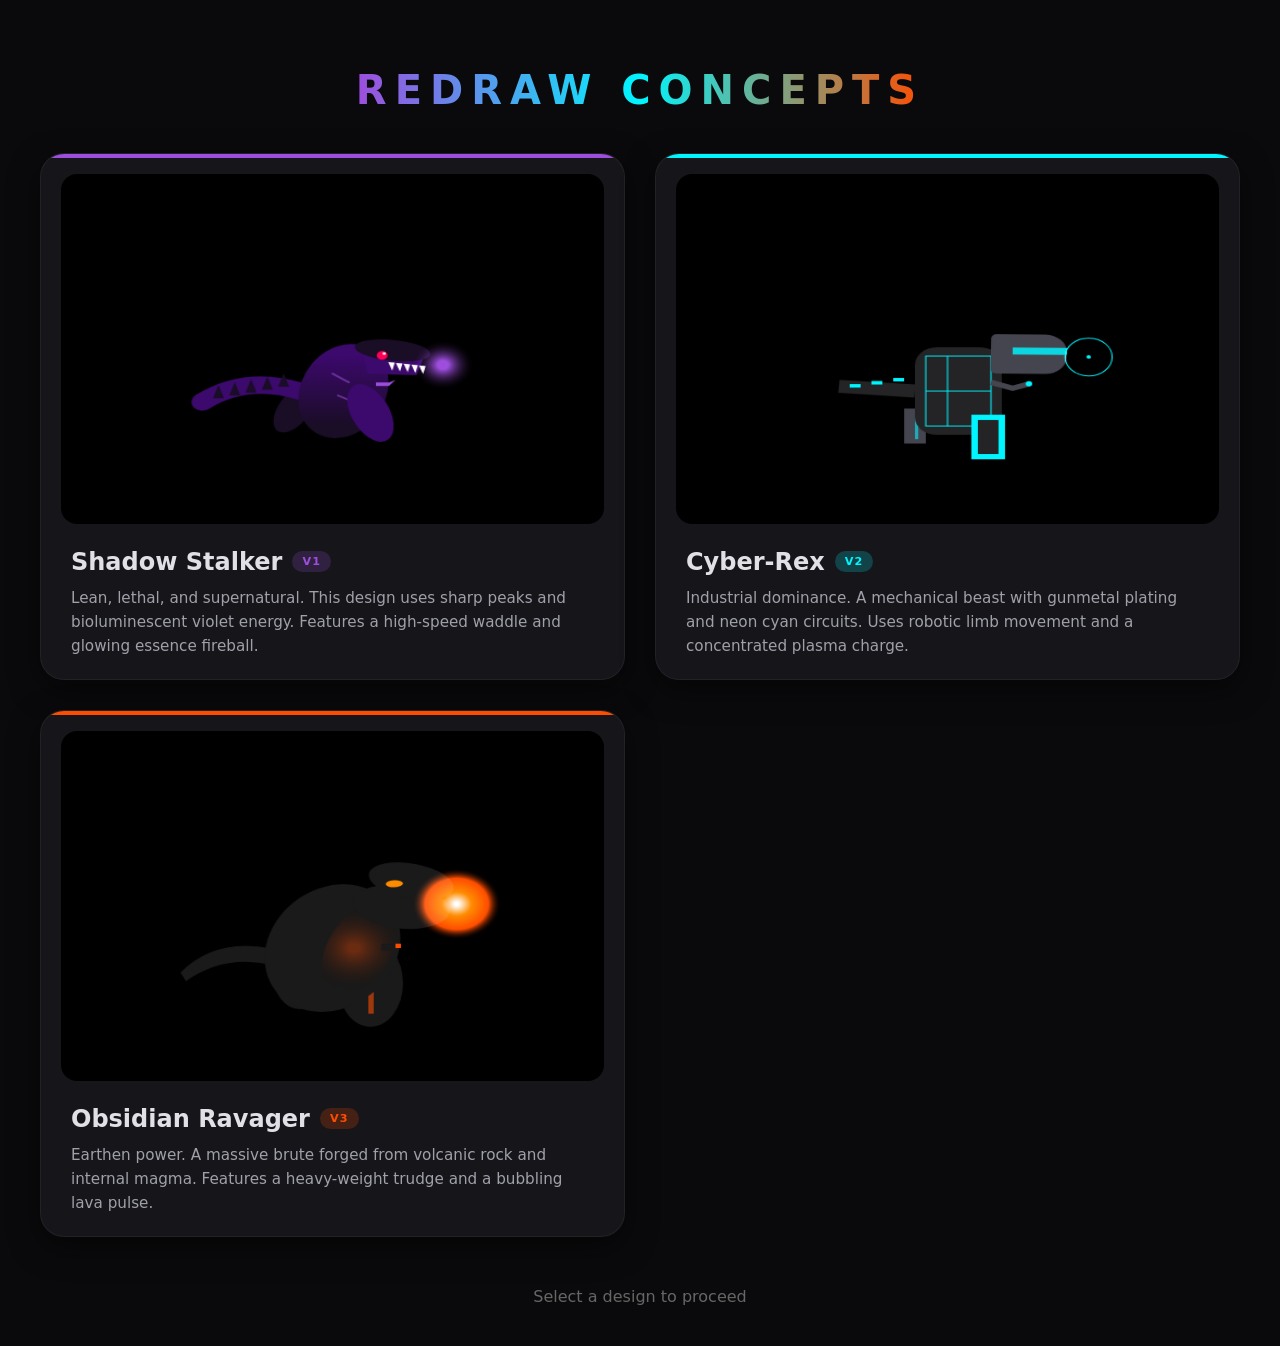
<file: assets/dragon preview/preview_T_Rex.html>
<!DOCTYPE html>
<html lang="en">
<head>
    <meta charset="UTF-8">
    <meta name="viewport" content="width=device-width, initial-scale=1.0">
    <title>T-REX BOSS - Concept Gallery</title>
    <style>
        :root {
            --bg: #0a0a0c;
            --card-bg: #16161a;
            --text: #e0e0e6;
            --v1-color: #9d4edd;
            --v2-color: #00f5ff;
            --v3-color: #ff4d00;
        }

        body {
            background: var(--bg);
            color: var(--text);
            margin: 0;
            padding: 40px;
            font-family: 'Inter', system-ui, -apple-system, sans-serif;
            display: flex;
            flex-direction: column;
            align-items: center;
            min-height: 100vh;
        }

        h1 {
            font-size: 2.5rem;
            margin-bottom: 40px;
            text-transform: uppercase;
            letter-spacing: 0.2em;
            background: linear-gradient(to right, var(--v1-color), var(--v2-color), var(--v3-color));
            -webkit-background-clip: text;
            -webkit-text-fill-color: transparent;
            font-weight: 900;
        }

        .gallery {
            display: grid;
            grid-template-columns: repeat(auto-fit, minmax(400px, 1fr));
            gap: 30px;
            width: 100%;
            max-width: 1400px;
        }

        .card {
            background: var(--card-bg);
            border-radius: 24px;
            padding: 20px;
            border: 1px solid rgba(255,255,255,0.05);
            transition: transform 0.3s cubic-bezier(0.34, 1.56, 0.64, 1);
            position: relative;
            overflow: hidden;
            box-shadow: 0 10px 30px rgba(0,0,0,0.5);
        }

        .card:hover {
            transform: translateY(-10px);
            border-color: rgba(255,255,255,0.1);
        }

        canvas {
            width: 100%;
            height: 350px;
            background: #000;
            border-radius: 16px;
            margin-bottom: 20px;
        }

        .info {
            padding: 0 10px;
        }

        .info h2 {
            margin: 0 0 10px 0;
            font-size: 1.5rem;
            display: flex;
            align-items: center;
            gap: 10px;
        }

        .info p {
            color: #a0a0aa;
            font-size: 0.95rem;
            line-height: 1.6;
            margin: 0;
        }

        .badge {
            font-size: 0.7rem;
            padding: 4px 10px;
            border-radius: 100px;
            text-transform: uppercase;
            letter-spacing: 0.1em;
            font-weight: 800;
        }

        .v1 .badge { background: rgba(157, 78, 221, 0.2); color: var(--v1-color); }
        .v2 .badge { background: rgba(0, 245, 255, 0.2); color: var(--v2-color); }
        .v3 .badge { background: rgba(255, 77, 0, 0.2); color: var(--v3-color); }

        /* Effects */
        .card::before {
            content: '';
            position: absolute;
            top: 0; left: 0; right: 0; height: 4px;
        }
        .v1::before { background: var(--v1-color); }
        .v2::before { background: var(--v2-color); }
        .v3::before { background: var(--v3-color); }

        .back-link {
            margin-top: 50px;
            color: #666;
            text-decoration: none;
            transition: color 0.2s;
        }
        .back-link:hover { color: #fff; }
    </style>
</head>
<body>

    <h1>REDRAW CONCEPTS</h1>

    <div class="gallery">
        <!-- V1: Shadow Stalker -->
        <div class="card v1">
            <canvas id="canvasV1" width="500" height="400"></canvas>
            <div class="info">
                <h2>Shadow Stalker <span class="badge">V1</span></h2>
                <p>Lean, lethal, and supernatural. This design uses sharp peaks and bioluminescent violet energy. Features a high-speed waddle and glowing essence fireball.</p>
            </div>
        </div>

        <!-- V2: Cyber-Rex -->
        <div class="card v2">
            <canvas id="canvasV2" width="500" height="400"></canvas>
            <div class="info">
                <h2>Cyber-Rex <span class="badge">V2</span></h2>
                <p>Industrial dominance. A mechanical beast with gunmetal plating and neon cyan circuits. Uses robotic limb movement and a concentrated plasma charge.</p>
            </div>
        </div>

        <!-- V3: Obsidian Ravager -->
        <div class="card v3">
            <canvas id="canvasV3" width="500" height="400"></canvas>
            <div class="info">
                <h2>Obsidian Ravager <span class="badge">V3</span></h2>
                <p>Earthen power. A massive brute forged from volcanic rock and internal magma. Features a heavy-weight trudge and a bubbling lava pulse.</p>
            </div>
        </div>
    </div>

    <a href="#" class="back-link">Select a design to proceed</a>

    <script>
        const cards = [
            { id: 'canvasV1', type: 'shadow' },
            { id: 'canvasV2', type: 'cyber' },
            { id: 'canvasV3', type: 'magma' }
        ];

        class TRex {
            constructor(canvasId, type) {
                this.canvas = document.getElementById(canvasId);
                this.ctx = this.canvas.getContext('2d');
                this.type = type;
                this.time = 0;
            }

            draw() {
                const { ctx, canvas, time, type } = this;
                ctx.clearRect(0, 0, canvas.width, canvas.height);
                
                ctx.save();
                ctx.translate(canvas.width / 2, canvas.height / 2 + 50);

                // Common Animation Variables
                const bob = Math.sin(time * 6) * 6;
                const walkCycle = Math.sin(time * 8);
                const breathing = Math.sin(time * 3);

                if (type === 'shadow') this.drawShadowRex(ctx, bob, walkCycle, breathing);
                if (type === 'cyber') this.drawCyberRex(ctx, bob, walkCycle, breathing);
                if (type === 'magma') this.drawMagmaRex(ctx, bob, walkCycle, breathing);

                ctx.restore();
                this.time += 0.016;
            }

            drawShadowRex(ctx, bob, leg, breath) {
                const headNod = Math.sin(this.time * 4) * 0.1;
                const tailWag = Math.sin(this.time * 3) * 10;
                
                // Colors
                const base = '#1a0d26';
                const mid = '#3c096c';
                const glow = '#9d4edd';
                const eye = '#ff0054';

                ctx.translate(0, bob);

                // --- Back Leg ---
                ctx.fillStyle = base;
                ctx.save();
                ctx.translate(-15 - leg * 20, 20);
                ctx.rotate(0.2 + leg * 0.3);
                ctx.beginPath(); ctx.ellipse(0, 0, 15, 30, 0, 0, Math.PI*2); ctx.fill();
                ctx.restore();

                // --- Tail ---
                ctx.strokeStyle = mid; ctx.lineWidth = 20; ctx.lineCap = 'round';
                ctx.beginPath(); ctx.moveTo(-30, 0); ctx.quadraticCurveTo(-80, -20 + tailWag, -120, 10 + tailWag*1.5); ctx.stroke();
                // Spikes on tail
                ctx.fillStyle = base;
                for(let i=0; i<5; i++) {
                    ctx.beginPath(); ctx.moveTo(-40 - i*15, -5 + i*3 + tailWag*(i/5)); ctx.lineTo(-45 - i*15, -20 + i*3 + tailWag*(i/5)); ctx.lineTo(-50 - i*15, -5 + i*3 + tailWag*(i/5)); ctx.fill();
                }

                // --- Body ---
                const grad = ctx.createLinearGradient(0, -40, 0, 40);
                grad.addColorStop(0, mid); grad.addColorStop(1, base);
                ctx.fillStyle = grad;
                ctx.beginPath(); ctx.ellipse(10, 0, 40, 55, 0.3, 0, Math.PI*2); ctx.fill();
                
                // Glow marks
                ctx.strokeStyle = glow; ctx.lineWidth = 2; ctx.globalAlpha = 0.5 + breath * 0.3;
                ctx.beginPath(); ctx.moveTo(0, -20); ctx.lineTo(15, -10); ctx.moveTo(5, 5); ctx.lineTo(25, 15); ctx.stroke();
                ctx.globalAlpha = 1;

                // --- Claws ---
                ctx.fillStyle = glow;
                const armBob = Math.sin(this.time * 5) * 5;
                ctx.fillRect(40, -5 + armBob, 12, 4); // Arms
                ctx.beginPath(); ctx.moveTo(52, -5+armBob); ctx.lineTo(58, -8+armBob); ctx.lineTo(52, -1+armBob); ctx.fill(); // Claws

                // --- Head ---
                ctx.save();
                ctx.translate(35, -50);
                ctx.rotate(headNod);
                // Main head shape
                ctx.fillStyle = mid;
                ctx.beginPath(); ctx.moveTo(-10, 0); ctx.lineTo(50, 10); ctx.lineTo(40, 35); ctx.lineTo(-5, 30); ctx.closePath(); ctx.fill();
                ctx.fillStyle = base;
                ctx.beginPath(); ctx.ellipse(20, 5, 35, 12, 0.2, 0, Math.PI*2); ctx.fill();
                // Teeth
                ctx.fillStyle = '#fff';
                for(let i=0; i<5; i++) {
                    ctx.beginPath(); ctx.moveTo(15+i*7, 18+i*1.5); ctx.lineTo(18+i*7, 28+i*1.5); ctx.lineTo(21+i*7, 19+i*1.5); ctx.fill();
                }
                // Eye
                ctx.fillStyle = eye;
                ctx.beginPath(); ctx.arc(10, 10, 5, 0, Math.PI*2); ctx.fill();
                ctx.fillStyle = '#fff'; ctx.beginPath(); ctx.arc(12, 8, 1.5, 0, Math.PI*2); ctx.fill();
                // Fireball
                ctx.globalCompositeOperation = 'lighter';
                const fSize = 25 + Math.sin(this.time*20)*5;
                const fGrad = ctx.createRadialGradient(65, 25, 5, 65, 25, fSize);
                fGrad.addColorStop(0, glow); fGrad.addColorStop(1, 'transparent');
                ctx.fillStyle = fGrad;
                ctx.beginPath(); ctx.arc(65, 25, fSize, 0, Math.PI*2); ctx.fill();
                ctx.globalCompositeOperation = 'source-over';
                ctx.restore();

                // --- Front Leg ---
                ctx.fillStyle = mid;
                ctx.save();
                ctx.translate(15 + leg * 20, 25);
                ctx.rotate(-0.1 - leg * 0.3);
                ctx.beginPath(); ctx.ellipse(0, 0, 18, 35, 0, 0, Math.PI*2); ctx.fill();
                ctx.restore();
            }

            drawCyberRex(ctx, bob, leg, breath) {
                const headNod = Math.sin(this.time * 3) * 0.08;
                const tailWag = Math.sin(this.time * 2) * 5;
                
                const plate = '#242426';
                const metal = '#454550';
                const neon = '#00f5ff';
                const darkNeon = '#0077b6';

                ctx.translate(0, bob);

                // --- Back Leg ---
                ctx.fillStyle = metal;
                ctx.fillRect(-25 - leg * 15, 20, 20, 40);
                ctx.fillStyle = neon; ctx.globalAlpha = 0.5 + breath * 0.5;
                ctx.fillRect(-15 - leg * 15, 25, 3, 30);
                ctx.globalAlpha = 1;

                // --- Tail ---
                ctx.strokeStyle = plate; ctx.lineWidth = 15;
                ctx.beginPath(); ctx.moveTo(-30, 0); ctx.lineTo(-100, -10 + tailWag); ctx.stroke();
                // Energy vents on tail
                for(let i=0; i<3; i++) {
                    ctx.fillStyle = neon;
                    ctx.fillRect(-50 - i*20, -15 + i*2 + tailWag*(i/3), 10, 4);
                }

                // --- Body ---
                ctx.fillStyle = plate;
                ctx.beginPath(); ctx.roundRect(-30, -50, 80, 100, 20); ctx.fill();
                // Circuits
                ctx.strokeStyle = neon; ctx.lineWidth = 1;
                ctx.strokeRect(-20, -40, 60, 80);
                ctx.beginPath(); ctx.moveTo(0, -40); ctx.lineTo(0, 40); ctx.moveTo(-20, 0); ctx.lineTo(40, 0); ctx.stroke();

                // --- Mechanical Arms ---
                ctx.strokeStyle = metal; ctx.lineWidth = 6;
                const armAnim = Math.sin(this.time * 6) * 10;
                ctx.beginPath(); ctx.moveTo(40, -10); ctx.lineTo(60, armAnim); ctx.lineTo(75, -5 + armAnim); ctx.stroke();
                ctx.fillStyle = neon; ctx.beginPath(); ctx.arc(75, -5 + armAnim, 3, 0, Math.PI*2); ctx.fill();

                // --- Head ---
                ctx.save();
                ctx.translate(50, -45);
                ctx.rotate(headNod);
                // Head shell
                ctx.fillStyle = metal;
                ctx.beginPath(); ctx.roundRect(-10, -20, 70, 45, [5, 20, 20, 5]); ctx.fill();
                // Visor
                ctx.fillStyle = neon; ctx.globalAlpha = 0.8 + breath * 0.2;
                ctx.fillRect(10, -5, 50, 8);
                ctx.globalAlpha = 1;
                // Steam puff (animation)
                if (breath > 0.8) {
                    ctx.fillStyle = 'rgba(255,255,255,0.2)';
                    ctx.beginPath(); ctx.arc(60, 40, 10 * breath, 0, Math.PI*2); ctx.fill();
                }
                // Plasma Charge
                ctx.globalCompositeOperation = 'lighter';
                const pulse = 20 + breath * 10;
                ctx.fillStyle = neon;
                ctx.beginPath(); ctx.arc(80, 5, 2, 0, Math.PI*2); ctx.fill();
                ctx.strokeStyle = neon; ctx.lineWidth = 1;
                ctx.beginPath(); ctx.arc(80, 5, pulse, 0, Math.PI*2); ctx.stroke();
                ctx.globalCompositeOperation = 'source-over';
                ctx.restore();

                // --- Front Leg ---
                ctx.fillStyle = plate;
                ctx.fillRect(10 + leg * 15, 30, 25, 45);
                ctx.strokeStyle = neon; ctx.strokeRect(10+leg*15, 30, 25, 45);
            }

            drawMagmaRex(ctx, bob, leg, breath) {
                const headNod = Math.sin(this.time * 2) * 0.15;
                const tailWag = Math.sin(this.time * 1.5) * 8;
                
                const rock = '#1a1a1a';
                const lava = '#ff4d00';
                const heat = '#ff8c00';

                ctx.translate(0, bob);

                // --- Legs ---
                ctx.fillStyle = rock;
                // Back
                ctx.beginPath(); ctx.ellipse(-20 - leg * 10, 30, 25, 40, 0, 0, Math.PI*2); ctx.fill();
                // Front
                ctx.beginPath(); ctx.ellipse(25 + leg * 10, 40, 30, 50, 0, 0, Math.PI*2); ctx.fill();
                // Lava in cracks
                ctx.fillStyle = lava; ctx.globalAlpha = 0.5 + breath * 0.5;
                ctx.fillRect(-22-leg*10, 40, 4, 20);
                ctx.fillRect(23+leg*10, 50, 5, 25);
                ctx.globalAlpha = 1;

                // --- Tail ---
                ctx.fillStyle = rock;
                ctx.beginPath(); 
                ctx.moveTo(-30, 10); ctx.quadraticCurveTo(-100, -30 + tailWag, -140, 20 + tailWag);
                ctx.lineTo(-135, 30 + tailWag); ctx.quadraticCurveTo(-90, -10 + tailWag, -30, 30);
                ctx.closePath(); ctx.fill();

                // --- Body ---
                ctx.fillStyle = rock;
                ctx.beginPath(); ctx.ellipse(0, 0, 60, 75, 0.4, 0, Math.PI*2); ctx.fill();
                // Lava core
                const lGrad = ctx.createRadialGradient(20, 0, 5, 20, 0, 50);
                lGrad.addColorStop(0, lava); lGrad.addColorStop(1, 'transparent');
                ctx.fillStyle = lGrad; ctx.globalAlpha = 0.3 + breath * 0.3;
                ctx.beginPath(); ctx.ellipse(25, 0, 30, 55, 0.4, 0, Math.PI*2); ctx.fill();
                ctx.globalAlpha = 1;

                // --- Head ---
                ctx.save();
                ctx.translate(45, -60);
                ctx.rotate(headNod);
                ctx.fillStyle = rock;
                // Massive jaw
                ctx.beginPath(); ctx.ellipse(20, 10, 45, 25, 0, 0, Math.PI*2); ctx.fill();
                ctx.beginPath(); ctx.ellipse(25, -20, 40, 20, 0.1, 0, Math.PI*2); ctx.fill();
                // Glowing eyes
                ctx.fillStyle = heat;
                ctx.beginPath(); ctx.ellipse(10, -15, 8, 4, -0.2, 0, Math.PI*2); ctx.fill();
                // Magma fireball
                ctx.globalCompositeOperation = 'screen';
                const mSize = 35 + Math.sin(this.time*15)*8;
                const mGrad = ctx.createRadialGradient(70, 0, 2, 70, 0, mSize);
                mGrad.addColorStop(0, '#fff'); mGrad.addColorStop(0.3, heat); mGrad.addColorStop(0.7, lava); mGrad.addColorStop(1, 'transparent');
                ctx.fillStyle = mGrad;
                ctx.beginPath(); ctx.arc(70, 0, mSize, 0, Math.PI*2); ctx.fill();
                ctx.globalCompositeOperation = 'source-over';
                ctx.restore();

                // Tiny hands
                ctx.fillStyle = rock;
                ctx.fillRect(45, -5, 15, 8);
                ctx.fillStyle = lava; ctx.fillRect(58, -5, 5, 5);
            }
        }

        const instances = cards.map(c => new TRex(c.id, c.type));

        function animate() {
            instances.forEach(i => i.draw());
            requestAnimationFrame(animate);
        }

        animate();
    </script>
</body>
</html>
</file>
<file: style.css>
body, html {
    margin: 0;
    padding: 0;
    width: 100%;
    height: 100%;
    overflow: hidden;
    background-color: #222; /* Dark background behind canvas */
    display: flex;
    justify-content: center;
    align-items: center;
    font-family: 'Segoe UI', Tahoma, Geneva, Verdana, sans-serif;
}

canvas {
    background: linear-gradient(to bottom, #1e3c72 0%, #2a5298 100%); /* Night sky gradient like Kingdom */
    /* Maintain pixel art sharpness */
    image-rendering: -moz-crisp-edges;
    image-rendering: -webkit-crisp-edges;
    image-rendering: pixelated;
    image-rendering: crisp-edges;
    box-shadow: 0 0 30px rgba(0, 0, 0, 0.8);
}
</file>
<file: Mobile/mobile.css>
/* mobile.css */

:root {
    --glass-bg: rgba(255, 255, 255, 0.1);
    --glass-border: rgba(255, 255, 255, 0.2);
    --accent-gold: #ffd700;
    --touch-size-lg: 80px;
    --touch-size-sm: 50px;
}

body, html {
    margin: 0;
    padding: 0;
    overflow: hidden;
    width: 100%;
    height: 100%;
    background: #000;
    user-select: none;
    -webkit-user-select: none;
    touch-action: none; /* Disable default browser touch behavior */
}

#game-container {
    position: relative;
    width: 100vw;
    height: 100vh;
    display: flex;
    justify-content: center;
    align-items: center;
}

#gameCanvas {
    width: 100%;
    height: 100%;
    object-fit: contain;
}

/* Start Overlay */
#start-overlay {
    position: absolute;
    top: 0; left: 0; width: 100%; height: 100%;
    background: rgba(0,0,0,0.85);
    display: flex;
    justify-content: center;
    align-items: center;
    z-index: 100;
}

.modal {
    text-align: center;
    padding: 40px;
    background: rgba(20, 20, 30, 0.9);
    border: 2px solid var(--accent-gold);
    border-radius: 20px;
    box-shadow: 0 0 30px rgba(0,0,0,0.5);
}

.modal h1 { color: var(--accent-gold); margin: 0; font-size: 2.5rem; }
.modal p { color: #aaa; margin-bottom: 30px; }

#start-btn {
    padding: 15px 40px;
    background: var(--accent-gold);
    border: none;
    border-radius: 10px;
    font-size: 1.2rem;
    font-weight: bold;
    cursor: pointer;
    transition: transform 0.2s;
}

/* Controls Overlay */
#mobile-controls {
    position: absolute;
    top: 0; left: 0; width: 100%; height: 100%;
    pointer-events: none; /* Allow events through to buttons specifically */
    display: none; /* Hidden by default, shown by mobile.js */
}

.control-group {
    position: absolute;
    bottom: 20px;
    display: flex;
    flex-direction: column;
    gap: 15px;
    pointer-events: auto;
}

.left { left: 40px; bottom: 30px; align-items: flex-start; }
.right { right: 40px; bottom: 30px; align-items: flex-end; }

/* Buttons Base */
.touch-btn {
    background: var(--glass-bg);
    border: 1px solid var(--glass-border);
    backdrop-filter: blur(5px);
    -webkit-backdrop-filter: blur(5px);
    color: #fff;
    display: flex;
    justify-content: center;
    align-items: center;
    border-radius: 50%;
    font-weight: bold;
    font-size: 14px;
    pointer-events: auto;
}

.touch-btn:active {
    background: rgba(255, 255, 255, 0.3);
    transform: scale(0.95);
}

.lg { width: var(--touch-size-lg); height: var(--touch-size-lg); font-size: 24px; }
.sm { width: var(--touch-size-sm); height: var(--touch-size-sm); border-radius: 10px; }

/* D-Pad */
.d-pad { display: flex; gap: 40px; }

/* Grids */
.numbers-grid, .button-grid, .build-grid {
    display: grid;
    gap: 10px;
}

.numbers-grid { grid-template-columns: repeat(3, 1fr); margin-top: 5px; }
.button-grid { grid-template-columns: repeat(3, 1fr); margin-bottom: 8px; }
.build-grid { grid-template-columns: repeat(3, 1fr); margin-bottom: 8px; }

.action {
    width: 65px; height: 65px;
    border-radius: 15px;
    background: rgba(0, 150, 255, 0.15);
    font-size: 10px;
}

.build {
    width: 60px; height: 40px;
    border-radius: 8px;
    font-size: 8px;
    background: rgba(255, 100, 0, 0.1);
}

.number {
    width: 45px; height: 35px;
    border-radius: 6px;
    font-size: 11px;
    background: rgba(255, 255, 255, 0.08);
}

/* Specific Style for Run */
#btn-sprint {
    background: rgba(255, 255, 255, 0.05);
    margin-bottom: 5px;
}

/* Top Bar */
#top-bar {
    position: absolute;
    top: 20px; right: 20px;
    pointer-events: auto;
    display: flex;
    align-items: center;
    gap: 12px;
}

#fullscreen-toggle {
    background: var(--glass-bg);
    border: 1px solid var(--glass-border);
    backdrop-filter: blur(5px);
    -webkit-backdrop-filter: blur(5px);
    width: 44px; height: 44px;
    border-radius: 50%;
    color: white;
    font-size: 20px;
    cursor: pointer;
}

#btn-esc {
    font-size: 11px;
    width: 44px;
    height: 44px;
    border-radius: 50%;
    background: rgba(255, 50, 50, 0.2);
}

@media (orientation: portrait) {
    #start-overlay::after {
        content: "Please rotate your phone to Landscape mode!";
        position: absolute;
        bottom: 20px;
        color: #ff5555;
        font-weight: bold;
    }
}
</file>
